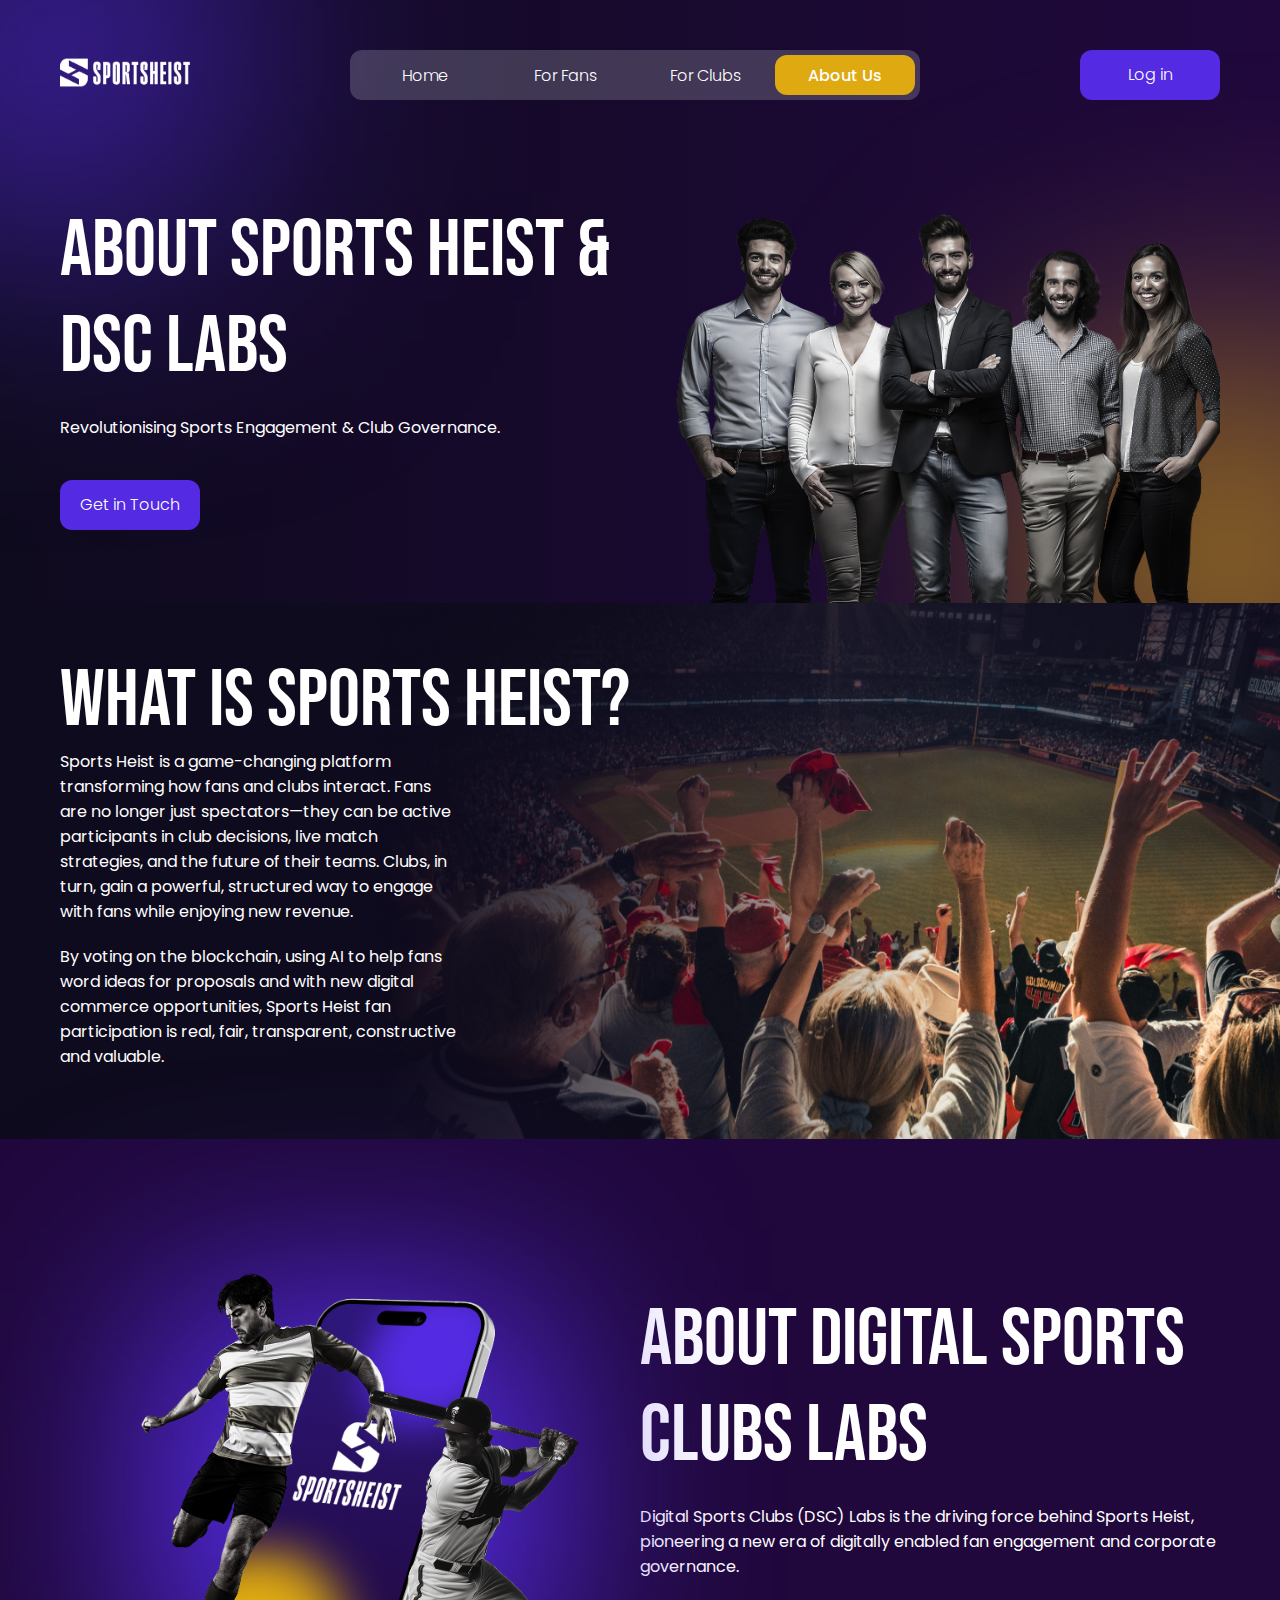
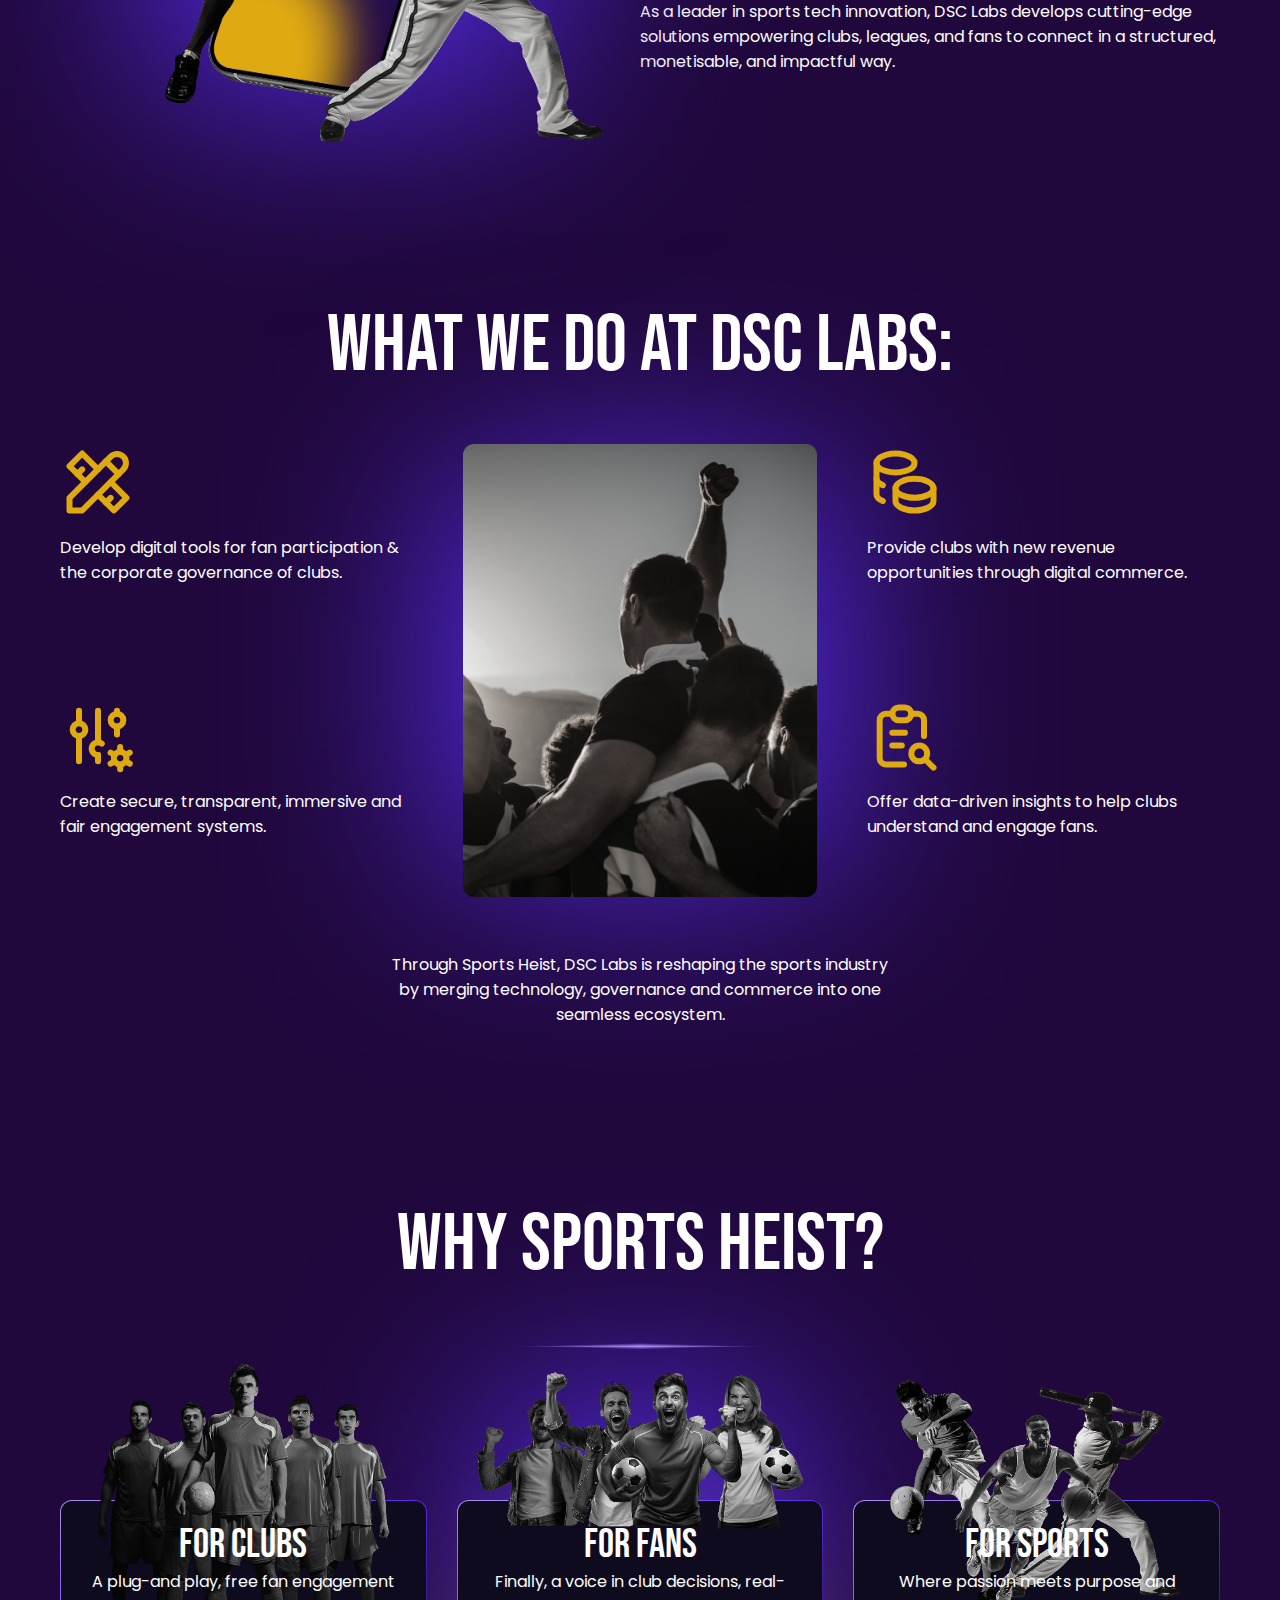
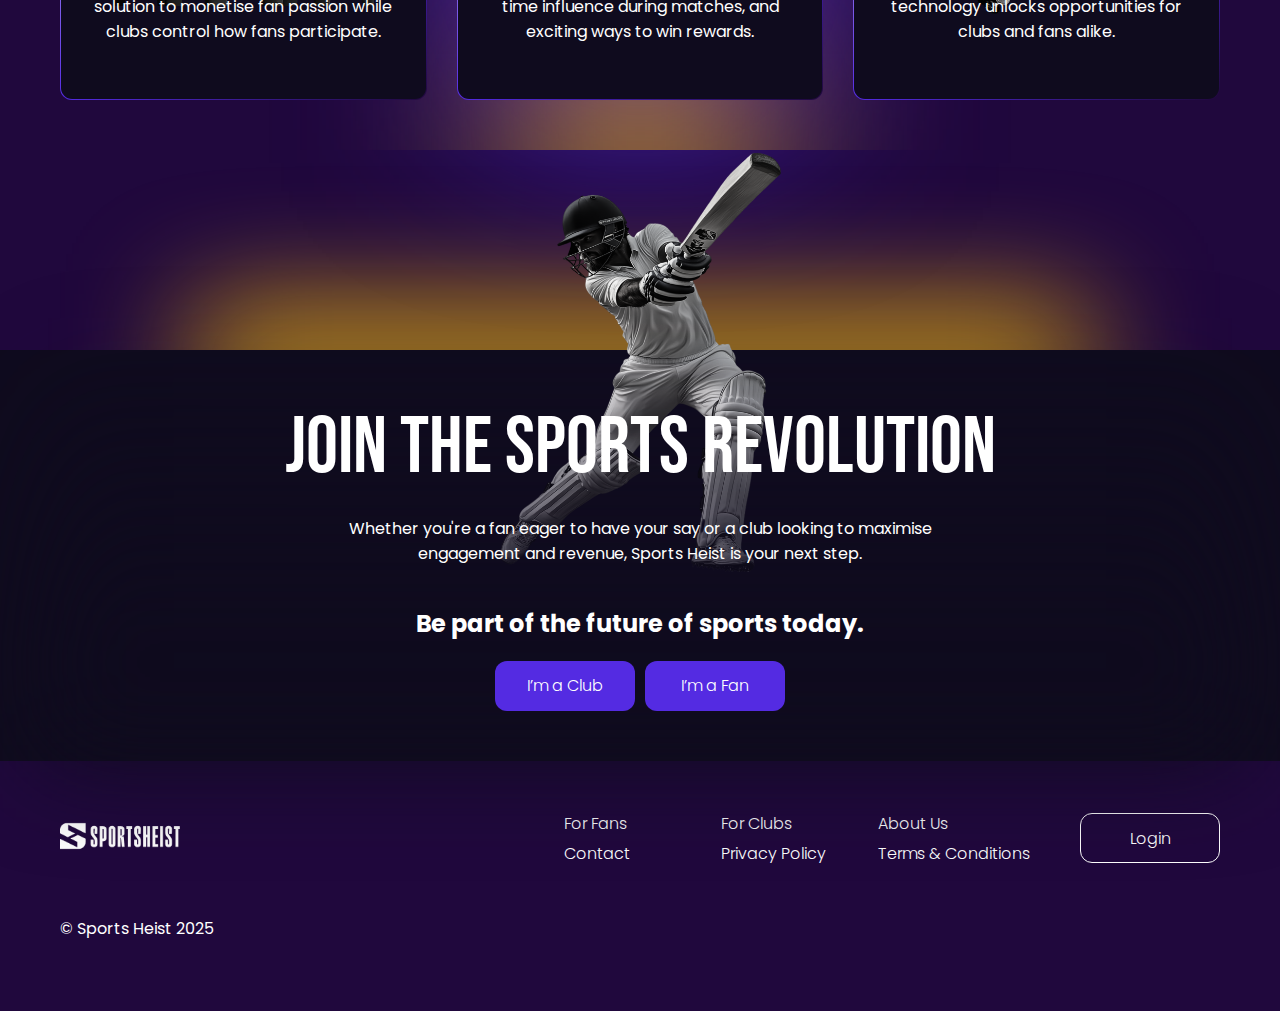
<file: about-us.html>
<!DOCTYPE html>
<html lang="en">

<head>
    <meta charset="UTF-8" />
    <meta name="viewport" content="width=device-width, initial-scale=1.0" />
    <title>Sportsheist</title>
    <link rel="stylesheet" href="Css/style.css" />
    <link rel="stylesheet" href="Css/about-us/about-us.css" />

    <!-- Mobile CSS -->
    <link rel="stylesheet" href="Css/about-us/mobile-480.css" media="screen and (max-width: 767px)" />

    <!-- Tablet CSS -->
    <link rel="stylesheet" href="Css/about-us/tablet-768.css"
        media="screen and (min-width: 768px) and (max-width: 1023px)" />

    <link rel="preconnect" href="https://fonts.googleapis.com" />
    <link rel="preconnect" href="https://fonts.gstatic.com" crossorigin />
    <link href="https://fonts.googleapis.com/css2?family=Bebas+Neue&display=swap" rel="stylesheet" />
    <link
        href="https://fonts.googleapis.com/css2?family=Poppins:ital,wght@0,100;0,200;0,300;0,400;0,500;0,600;0,700;0,800;0,900;1,100;1,200;1,300;1,400;1,500;1,600;1,700;1,800;1,900&display=swap"
        rel="stylesheet" />
</head>

<body>

    <!--! Header Section -->
    <div class="header">
        <div class="container">
            <!-- Navbar -->
            <nav class="navbar">
                <div class="logo">
                    <img src="Assets/Images/Logo.png" width="130px" alt="Sportsheist Logo" />
                </div>
                <ul class="nav-links">
                    <li><a href="index.html">Home</a></li>
                    <li><a href="for-fans.html">For Fans</a></li>
                    <li><a href="for-club.html">For Clubs</a></li>
                    <li><a class="active" href="about-us.html">About Us</a></li>
                    <li><a class="nav-links-login" href="#login">Login</a></li>
                </ul>
                <div class="nav-buttons">
                    <button class="login-btn btn-primary">Log in</button>
                </div>
                <div class="hambarger-menu">
                    <span></span>
                    <span></span>
                    <span></span>
                </div>
            </nav>

            <!-- Hero Section -->
            <div class="hero-section">

                <div class="blur-topleft"></div>
                <div class="blur-bottomright"></div>

                <div class="hero-text">
                    <h1 class="title">About Sports Heist & DSC Labs</h1>
                    <p style="font-family: Poppins;">
                        Revolutionising Sports Engagement & Club Governance.
                    </p>
                    <button class="get-started-btn btn-primary">Get in Touch</button>
                </div>
                <div class="hero-image">
                    <img src="Assets/Images/about-us/About-Sports-Heist-DSC-Labs.png" style="margin-bottom: -100px;" />
                </div>
            </div>
        </div>
    </div>

    <!--! What is Sports Heist? -->
    <section class="what-is-sports-heist">
        <div class="container">
            <div class="content">
                <h1 class="title">What is Sports Heist?</h1>
                <p style="font-family: Poppins;">
                    Sports Heist is a game-changing platform transforming how fans and clubs interact. Fans are no
                    longer
                    just spectators—they can be active participants in club decisions, live match strategies, and the
                    future
                    of their teams. Clubs, in turn, gain a powerful, structured way to engage with fans while enjoying
                    new
                    revenue.
                </p>
                <p style="font-family: Poppins;">

                    By voting on the blockchain, using AI to help fans word ideas for proposals and with new digital
                    commerce opportunities, Sports Heist fan participation is real, fair, transparent, constructive and
                    valuable.
                </p>
            </div>
        </div>
    </section>

    <!--! ABOUT DIGITAL SPORTS CLUBS LABS -->
    <section class="about-digital-sports-club-labs">
        <div class="container">
            <div class="left">
                <div class="blur-center"></div>
                <img src="Assets/Images/about-us/about-digital-sports-club-labs.png"
                    alt="about-digital-sports-club-labs">
            </div>
            <div class="right">
                <h1 class="title">ABOUT DIGITAL SPORTS CLUBS LABS</h1>
                <p style="font-family: Poppins;">
                    Digital Sports Clubs (DSC) Labs is the driving force behind Sports Heist, pioneering a new era of
                    digitally enabled fan engagement and corporate governance.
                </p>
                <p style="font-family: Poppins;">

                    As a leader in sports tech innovation, DSC Labs develops cutting-edge solutions empowering clubs,
                    leagues, and fans to connect in a structured, monetisable, and impactful way.
                </p>
            </div>
        </div>
    </section>


    <!--! What We Do at DSC Labs: -->
    <section class="what-we-do-at-dsc-labs">

        <div class="blur-center"></div>

        <div class="container">
            <h1 class="title">What We Do at DSC Labs:</h1>

            <div class="grid" style="margin-top: 50px;">
                <div class="image"> <img src="Assets/Images/about-us/what-we-do-at-dsc-labs.png" alt="Icon 1" />
                </div>
                <div class="card1">
                    <svg width="76" height="76" viewBox="0 0 76 76" fill="none" xmlns="http://www.w3.org/2000/svg">
                        <g clip-path="url(#clip0_203_1160)">
                            <path
                                d="M9.5 66.4999H22.1667L63.3333 25.3332C65.013 23.6535 65.9567 21.3754 65.9567 18.9999C65.9567 16.6244 65.013 14.3463 63.3333 12.6666C61.6536 10.9869 59.3755 10.0432 57 10.0432C54.6245 10.0432 52.3464 10.9869 50.6667 12.6666L9.5 53.8332V66.4999Z"
                                stroke="#DFAA11" stroke-width="6" stroke-linecap="round" stroke-linejoin="round" />
                            <path d="M45.916 17.4165L58.5827 30.0832" stroke="#DFAA11" stroke-width="6"
                                stroke-linecap="round" stroke-linejoin="round" />
                            <path d="M38 25.3333L22.1667 9.5L9.5 22.1667L25.3333 38" stroke="#DFAA11" stroke-width="6"
                                stroke-linecap="round" stroke-linejoin="round" />
                            <path d="M22.166 25.3335L17.416 30.0835" stroke="#DFAA11" stroke-width="6"
                                stroke-linecap="round" stroke-linejoin="round" />
                            <path d="M50.6667 38L66.5 53.8333L53.8333 66.5L38 50.6667" stroke="#DFAA11" stroke-width="6"
                                stroke-linecap="round" stroke-linejoin="round" />
                            <path d="M50.666 53.8335L45.916 58.5835" stroke="#DFAA11" stroke-width="6"
                                stroke-linecap="round" stroke-linejoin="round" />
                        </g>
                        <defs>
                            <clipPath id="clip0_203_1160">
                                <rect width="76" height="76" fill="white" />
                            </clipPath>
                        </defs>
                    </svg>


                    <p>Develop digital tools for fan participation & the corporate governance of clubs.</p>
                </div>
                <div class="card2">
                    <svg width="76" height="76" viewBox="0 0 76 76" fill="none" xmlns="http://www.w3.org/2000/svg">
                        <g clip-path="url(#clip0_203_1182)">
                            <path
                                d="M12.666 31.6668C12.666 33.3465 13.3333 34.9574 14.521 36.1452C15.7087 37.3329 17.3196 38.0002 18.9993 38.0002C20.6791 38.0002 22.29 37.3329 23.4777 36.1452C24.6654 34.9574 25.3327 33.3465 25.3327 31.6668C25.3327 29.9871 24.6654 28.3762 23.4777 27.1885C22.29 26.0008 20.6791 25.3335 18.9993 25.3335C17.3196 25.3335 15.7087 26.0008 14.521 27.1885C13.3333 28.3762 12.666 29.9871 12.666 31.6668Z"
                                stroke="#DFAA11" stroke-width="6" stroke-linecap="round" stroke-linejoin="round" />
                            <path d="M19 12.6667V25.3334" stroke="#DFAA11" stroke-width="6" stroke-linecap="round"
                                stroke-linejoin="round" />
                            <path d="M19 38V63.3333" stroke="#DFAA11" stroke-width="6" stroke-linecap="round"
                                stroke-linejoin="round" />
                            <path
                                d="M41.7971 45.5968C40.994 44.9955 40.0595 44.5936 39.0706 44.4242C38.0818 44.2548 37.0668 44.3227 36.1094 44.6224C35.1519 44.9221 34.2794 45.445 33.5636 46.148C32.8478 46.851 32.3093 47.7139 31.9923 48.6658C31.6754 49.6177 31.5891 50.6313 31.7406 51.623C31.8921 52.6148 32.2771 53.5563 32.8637 54.3702C33.4504 55.184 34.2221 55.8468 35.1151 56.304C36.0081 56.7612 36.997 56.9998 38.0002 56.9999"
                                stroke="#DFAA11" stroke-width="6" stroke-linecap="round" stroke-linejoin="round" />
                            <path d="M38 12.6667V44.3334" stroke="#DFAA11" stroke-width="6" stroke-linecap="round"
                                stroke-linejoin="round" />
                            <path d="M38 57V63.3333" stroke="#DFAA11" stroke-width="6" stroke-linecap="round"
                                stroke-linejoin="round" />
                            <path
                                d="M50.666 22.1668C50.666 23.8465 51.3333 25.4574 52.521 26.6452C53.7087 27.8329 55.3196 28.5002 56.9993 28.5002C58.6791 28.5002 60.29 27.8329 61.4777 26.6452C62.6654 25.4574 63.3327 23.8465 63.3327 22.1668C63.3327 20.4871 62.6654 18.8762 61.4777 17.6885C60.29 16.5008 58.6791 15.8335 56.9993 15.8335C55.3196 15.8335 53.7087 16.5008 52.521 17.6885C51.3333 18.8762 50.666 20.4871 50.666 22.1668Z"
                                stroke="#DFAA11" stroke-width="6" stroke-linecap="round" stroke-linejoin="round" />
                            <path d="M57 12.6667V15.8334" stroke="#DFAA11" stroke-width="6" stroke-linecap="round"
                                stroke-linejoin="round" />
                            <path d="M57 28.5V36.4167" stroke="#DFAA11" stroke-width="6" stroke-linecap="round"
                                stroke-linejoin="round" />
                            <path
                                d="M53.8359 60.1668C53.8359 61.8465 54.5032 63.4574 55.6909 64.6452C56.8787 65.8329 58.4896 66.5002 60.1693 66.5002C61.849 66.5002 63.4599 65.8329 64.6476 64.6452C65.8353 63.4574 66.5026 61.8465 66.5026 60.1668C66.5026 58.4871 65.8353 56.8762 64.6476 55.6885C63.4599 54.5008 61.849 53.8335 60.1693 53.8335C58.4896 53.8335 56.8787 54.5008 55.6909 55.6885C54.5032 56.8762 53.8359 58.4871 53.8359 60.1668Z"
                                stroke="#DFAA11" stroke-width="6" stroke-linecap="round" stroke-linejoin="round" />
                            <path d="M60.1699 49.0833V53.8333" stroke="#DFAA11" stroke-width="6" stroke-linecap="round"
                                stroke-linejoin="round" />
                            <path d="M60.1699 66.5V71.25" stroke="#DFAA11" stroke-width="6" stroke-linecap="round"
                                stroke-linejoin="round" />
                            <path d="M69.7678 54.625L65.6543 57" stroke="#DFAA11" stroke-width="6"
                                stroke-linecap="round" stroke-linejoin="round" />
                            <path d="M54.6889 63.3335L50.5723 65.7085" stroke="#DFAA11" stroke-width="6"
                                stroke-linecap="round" stroke-linejoin="round" />
                            <path d="M50.5723 54.625L54.6889 57" stroke="#DFAA11" stroke-width="6"
                                stroke-linecap="round" stroke-linejoin="round" />
                            <path d="M65.6543 63.3333L69.771 65.7083" stroke="#DFAA11" stroke-width="6"
                                stroke-linecap="round" stroke-linejoin="round" />
                        </g>
                        <defs>
                            <clipPath id="clip0_203_1182">
                                <rect width="76" height="76" fill="white" />
                            </clipPath>
                        </defs>
                    </svg>


                    <p>Create secure, transparent, immersive and fair engagement systems.</p>
                </div>
                <div class="card3">
                    <svg width="76" height="76" viewBox="0 0 76 76" fill="none" xmlns="http://www.w3.org/2000/svg">
                        <g clip-path="url(#clip0_203_1174)">
                            <path
                                d="M28.5 44.3333C28.5 49.5804 37.0057 53.8333 47.5 53.8333C57.9943 53.8333 66.5 49.5804 66.5 44.3333C66.5 39.0861 57.9943 34.8333 47.5 34.8333C37.0057 34.8333 28.5 39.0861 28.5 44.3333Z"
                                stroke="#DFAA11" stroke-width="6" stroke-linecap="round" stroke-linejoin="round" />
                            <path
                                d="M28.5 44.3333V56.9999C28.5 62.2439 37.0057 66.4999 47.5 66.4999C57.9943 66.4999 66.5 62.2439 66.5 56.9999V44.3333"
                                stroke="#DFAA11" stroke-width="6" stroke-linecap="round" stroke-linejoin="round" />
                            <path
                                d="M9.5 19C9.5 22.3947 13.1227 25.5297 19 27.227C24.8773 28.9243 32.1227 28.9243 38 27.227C43.8773 25.5297 47.5 22.3947 47.5 19C47.5 15.6053 43.8773 12.4703 38 10.773C32.1227 9.07567 24.8773 9.07567 19 10.773C13.1227 12.4703 9.5 15.6053 9.5 19Z"
                                stroke="#DFAA11" stroke-width="6" stroke-linecap="round" stroke-linejoin="round" />
                            <path d="M9.5 19V50.6667C9.5 53.4787 11.9447 55.2583 15.8333 57" stroke="#DFAA11"
                                stroke-width="6" stroke-linecap="round" stroke-linejoin="round" />
                            <path d="M9.5 34.8333C9.5 37.6453 11.9447 39.4249 15.8333 41.1666" stroke="#DFAA11"
                                stroke-width="6" stroke-linecap="round" stroke-linejoin="round" />
                        </g>
                        <defs>
                            <clipPath id="clip0_203_1174">
                                <rect width="76" height="76" fill="white" />
                            </clipPath>
                        </defs>
                    </svg>


                    <p>Provide clubs with new revenue opportunities through digital commerce.</p>
                </div>
                <div class="card4">
      <svg width="76" height="76" viewBox="0 0 76 76" fill="none" xmlns="http://www.w3.org/2000/svg">
<g clip-path="url(#clip0_203_1201)">
<path d="M25.3327 15.8335H18.9993C17.3196 15.8335 15.7087 16.5008 14.521 17.6885C13.3333 18.8762 12.666 20.4871 12.666 22.1668V60.1668C12.666 61.8465 13.3333 63.4574 14.521 64.6452C15.7087 65.8329 17.3196 66.5002 18.9993 66.5002H37.0398" stroke="#DFAA11" stroke-width="6" stroke-linecap="round" stroke-linejoin="round"/>
<path d="M57.0007 38.0002V22.1668C57.0007 20.4871 56.3334 18.8762 55.1457 17.6885C53.9579 16.5008 52.347 15.8335 50.6673 15.8335H44.334" stroke="#DFAA11" stroke-width="6" stroke-linecap="round" stroke-linejoin="round"/>
<path d="M25.334 15.8333C25.334 14.1536 26.0012 12.5427 27.189 11.355C28.3767 10.1673 29.9876 9.5 31.6673 9.5H38.0007C39.6804 9.5 41.2913 10.1673 42.479 11.355C43.6667 12.5427 44.334 14.1536 44.334 15.8333C44.334 17.513 43.6667 19.1239 42.479 20.3117C41.2913 21.4994 39.6804 22.1667 38.0007 22.1667H31.6673C29.9876 22.1667 28.3767 21.4994 27.189 20.3117C26.0012 19.1239 25.334 17.513 25.334 15.8333Z" stroke="#DFAA11" stroke-width="6" stroke-linecap="round" stroke-linejoin="round"/>
<path d="M25.334 34.8335H38.0007" stroke="#DFAA11" stroke-width="6" stroke-linecap="round" stroke-linejoin="round"/>
<path d="M25.334 47.5H34.834" stroke="#DFAA11" stroke-width="6" stroke-linecap="round" stroke-linejoin="round"/>
<path d="M44.334 55.4167C44.334 57.5163 45.1681 59.5299 46.6527 61.0146C48.1374 62.4993 50.151 63.3333 52.2507 63.3333C54.3503 63.3333 56.3639 62.4993 57.8486 61.0146C59.3332 59.5299 60.1673 57.5163 60.1673 55.4167C60.1673 53.317 59.3332 51.3034 57.8486 49.8187C56.3639 48.3341 54.3503 47.5 52.2507 47.5C50.151 47.5 48.1374 48.3341 46.6527 49.8187C45.1681 51.3034 44.334 53.317 44.334 55.4167Z" stroke="#DFAA11" stroke-width="6" stroke-linecap="round" stroke-linejoin="round"/>
<path d="M58.584 61.75L66.5007 69.6667" stroke="#DFAA11" stroke-width="6" stroke-linecap="round" stroke-linejoin="round"/>
</g>
<defs>
<clipPath id="clip0_203_1201">
<rect width="76" height="76" fill="white"/>
</clipPath>
</defs>
</svg>



                    <p>Offer data-driven insights to help clubs understand and engage fans.</p>
                </div>
            </div>

            <p
                style="font-family: 'Poppins'; text-align: center; max-width: 500px; margin: 0px auto; margin-top: 50px;">
                Through Sports Heist, DSC Labs is reshaping the sports industry by merging technology, governance and
                commerce into one seamless ecosystem.</p>

        </div>
        </div>
    </section>

    <!--! Why Sports Heist? -->
    <section class="why-sportsheist">

        
        
        <div class="blur-bottomcenter-main"></div>
        
        <div class="container con1" style="display: flex; flex-direction: column; align-items: center; text-align: center;">
            
            <h1 class="title">Why Sports Heist?</h1>
        </div>
        <div class="diamond-b" style="margin-top: 0px;"></div>

        <div class="cards">
            <div class="blur-wrapper">
                <div class="blur-bottomcenter"></div>

            </div>
            <div class="container">
                <div class="card1">
                    <img class="img1" src="Assets/Images/about-us/For Club.png" alt="">

                    <div class="blur-wrapper-bottom">
                        <div class="blur-bottomcenter1"></div>
                    </div>


                    <h1 class="title" style="color: #AA95F0;">
                        FOR CLUBS
                    </h1>
                    <p style="margin-bottom: 20px; font-family: Poppins;">A plug-and play, free fan engagement solution to monetise fan passion while clubs control how fans participate.</p>

                </div>
                <!-- <div class="vr"></div> -->
                <div class="card2">
                    <div class="blur-wrapper-bottom">

                        <div class="blur-bottomcenter2"></div>
                    </div>
                    <img class="img2" src="Assets/Images/about-us/For Fans.png" alt="">


                    <h1 class="title" style="color: #AA95F0;">
                        FOR FANS
                    </h1>
                    <p style="margin-bottom: 20px; font-family: Poppins;">Finally, a voice in club decisions, real-time influence during matches, and exciting ways to win rewards.</p>

                </div>
                <!-- <div class="vr"></div> -->
                <div class="card2">
                    <div class="blur-wrapper-bottom">

                        <div class="blur-bottomcenter2"></div>
                    </div>
                    <img class="img2" src="Assets/Images/about-us/For Sports.png" alt="">


                    <h1 class="title" style="color: #AA95F0;">
                        FOR Sports
                    </h1>
                    <p style="margin-bottom: 20px; font-family: Poppins;">Where passion meets purpose and technology unlocks opportunities for clubs and fans alike.</p>

                </div>
            </div>
        </div>
    </section>

    <!--! Join the Sports Revolution -->
        <section class="join-the-sport-revo">
        <div class="blur-topcenter"></div>

        <div class="container">
            <img class="ready-to-take-your-club-img" src="Assets/Images/about-us/join the revo.png" alt="">

            <h1 class="title">Join the Sports Revolution</h1>

            <p class="sub-title" style="font-family: Poppins; max-width: 600px;">
                Whether you're a fan eager to have your say or a club looking to maximise engagement and revenue, Sports Heist is your next step.
            </p>

            <h2 style="font-family: Poppins;">Be part of the future of sports today.</h2>

            <div class="btn-group">

                <button class="btn-primary">I’m a Club</button>
                <button class="btn-primary">I’m a Fan</button>
            </div>

        </div>
    </section>



    <!-- ! Footer Section -->
    <footer class="footer">
        <div class="container">
            <div class="footer-left">
                <img src="Assets/Images/Logo.png" alt="Sportsheist Logo" width="120px" />
                <!-- <p style="font-family: Poppins; max-width: 300px; margin-top: 20px;">
                    © 2024 Sports Heist. All rights reserved.
                </p> -->
                <button class="btn-outline-white footer-login-1">Login</button>
            </div>
            <div class="footer-right">
                <ul class="footer-links">
                    <li><a href="#for-fans">For Fans</a></li>
                    <li><a href="#for-clubs">For Clubs</a></li>
                    <li><a href="#about-us">About Us</a></li>
                    <li><a href="#contact-us">Contact</a></li>
                    <li><a href="#privacy-policy">Privacy Policy</a></li>
                    <li><a href="#terms-and-conditions">Terms & Conditions</a></li>
                </ul>
                <button class="btn-outline-white footer-login-2">Login</button>

            </div>
        </div>
        <div class="container credits">
            <p style="font-family: Poppins">
                © Sports Heist 2025
            </p>
        </div>
    </footer>
    <script src="Js/navbar.js"></script>


    <!-- ! -->
</body>

</html>
</file>
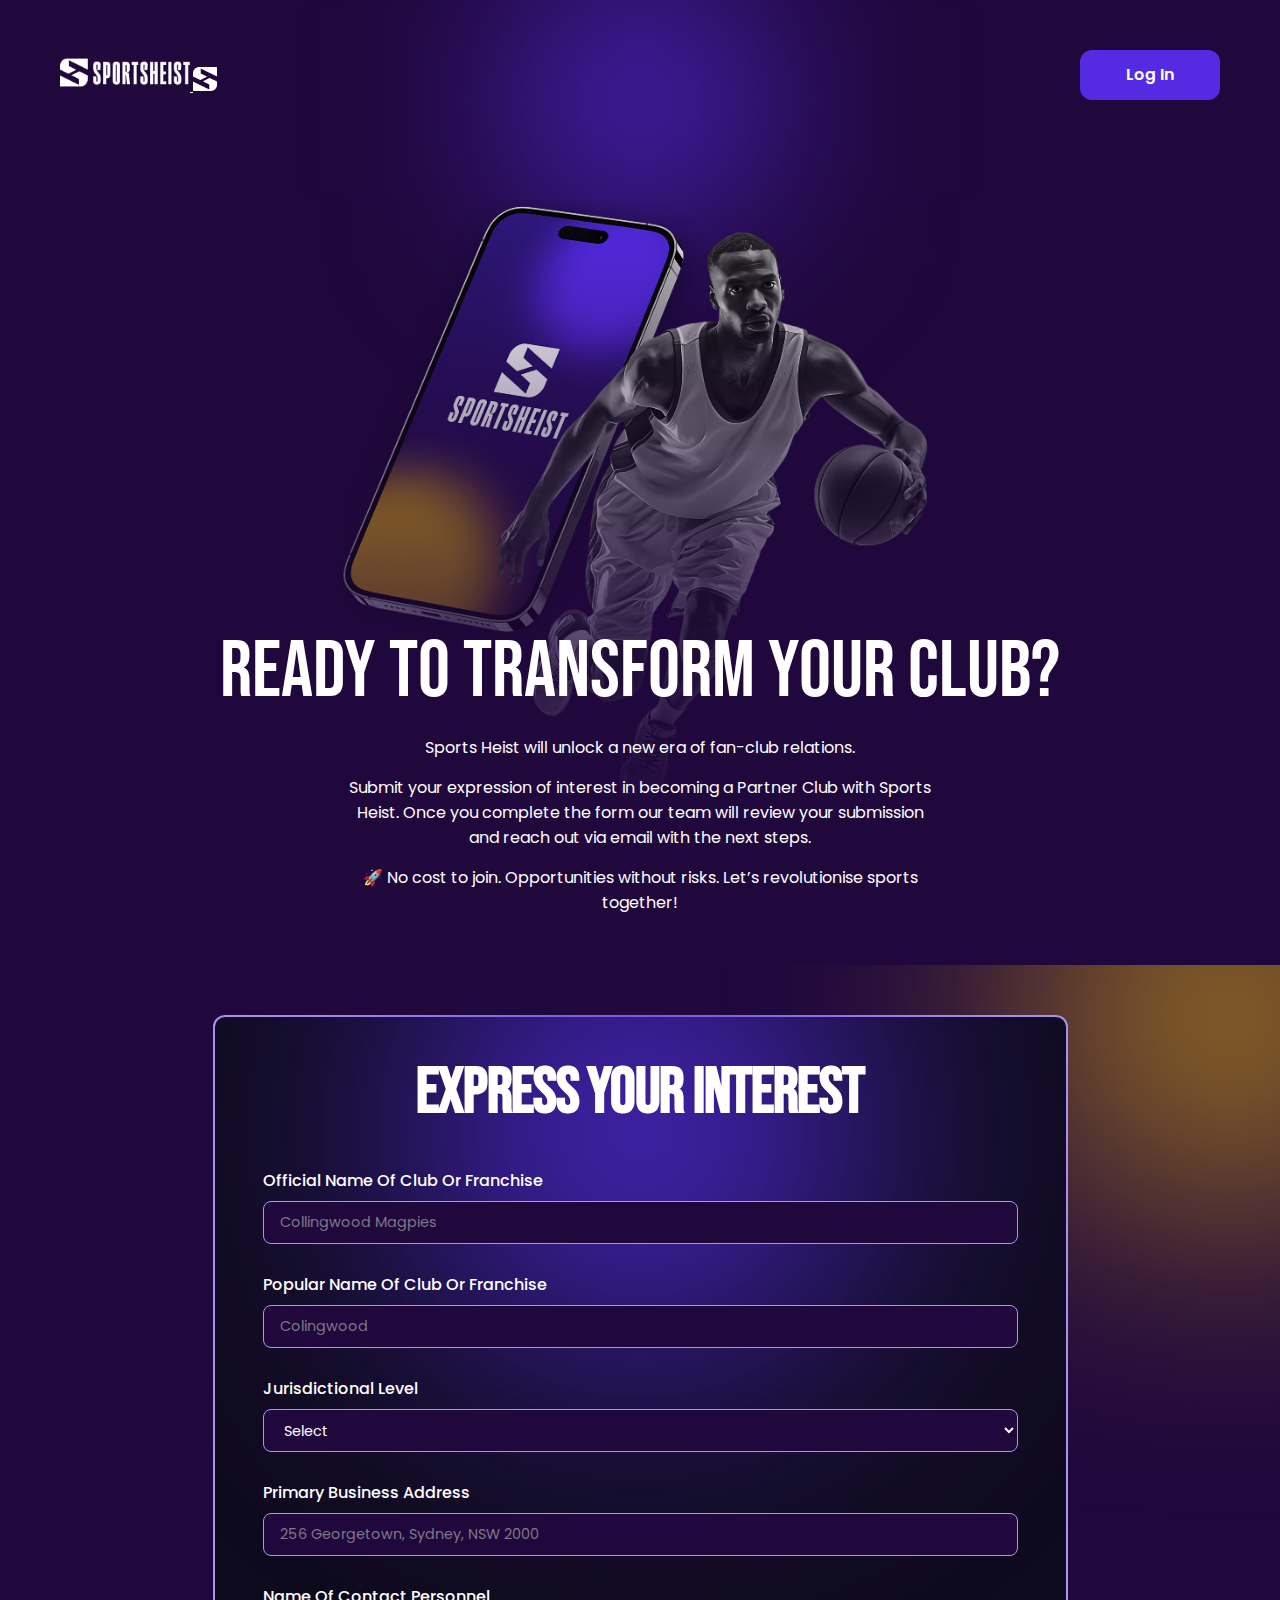
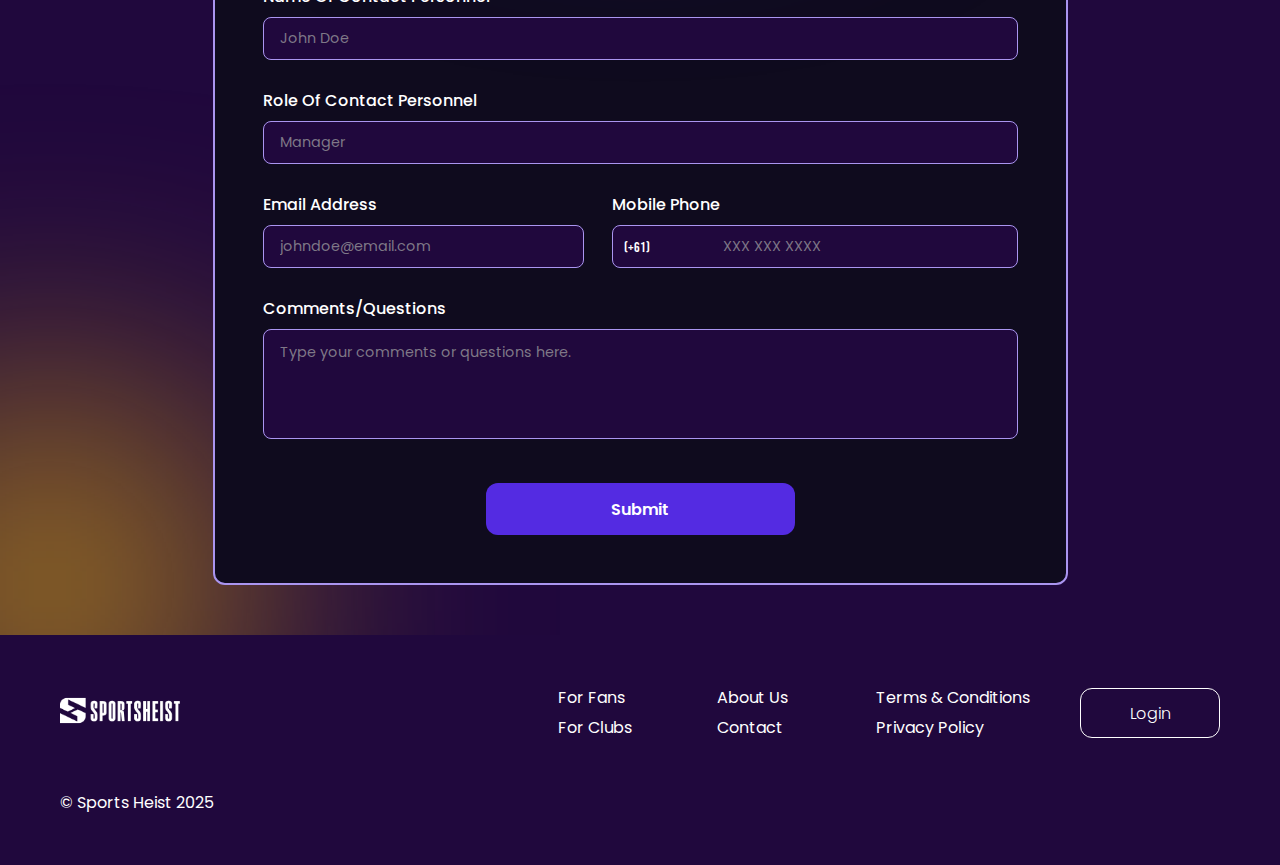
<file: express-your-interest.html>
<!DOCTYPE html>
<html lang="en">

<head>
    <meta charset="UTF-8" />
    <meta name="viewport" content="width=device-width, initial-scale=1.0" />
    <title>Sportsheist</title>
    <link rel="stylesheet" href="Css/style.css" />
    <link rel="stylesheet" href="Css/express-your-interest/express-your-interest.css" />

    <!-- Mobile CSS -->
    <link rel="stylesheet" href="Css/express-your-interest/mobile-480.css" media="screen and (max-width: 767px)" />

    <!-- Tablet CSS -->
    <link rel="stylesheet" href="Css/express-your-interest/tablet-768.css"
        media="screen and (min-width: 768px) and (max-width: 1023px)" />

    <link rel="preconnect" href="https://fonts.googleapis.com" />
    <link rel="preconnect" href="https://fonts.gstatic.com" crossorigin />
    <link href="https://fonts.googleapis.com/css2?family=Bebas+Neue&display=swap" rel="stylesheet" />
    <link
        href="https://fonts.googleapis.com/css2?family=Poppins:ital,wght@0,100;0,200;0,300;0,400;0,500;0,600;0,700;0,800;0,900;1,100;1,200;1,300;1,400;1,500;1,600;1,700;1,800;1,900&display=swap"
        rel="stylesheet" />
            <link rel="shortcut icon" href="Assets/Images/fav.ico" type="image/x-icon">
</head>

<body>

    <div class="blur-topcenter"></div>

    <!--! Header Section -->
    <div class="header">
        <div class="container">
            <!-- Navbar -->
            <nav class="navbar">
                <div class="logo">
                    <a href="index.html">
                        <img src="Assets/Images/Logo.png" class="logo-desktop" width="130px" alt="Sportsheist Logo" />
                        <img class="logo-mobile" src="Assets/Images/logo icon mb.png" alt="">
                    </a>
                </div>
                <ul class="nav-links">
                    <li><a class="active" href="index.html">Home</a></li>
                    <li><a href="for-fans.html">For Fans</a></li>
                    <li><a href="#for-clubs">For Clubs</a></li>
                    <li><a href="about-us.html">About Us</a></li>
                    <li><a class="nav-links-login" href="#login">Login</a></li>
                </ul>
                <div class="nav-buttons">
                    <button style="font-weight: 600 !important;" class="login-btn btn-primary">Log In</button>
                </div>
                <div class="hambarger-menu">
                    <span></span>
                    <span></span>
                    <span></span>
                </div>
            </nav>

        </div>
    </div>

    <!-- !Ready to Transform -->
    <section class="read-to-transform">
        <div class="container">
            <div class="img-wrapper">

                <img class="ready-to-take-your-club-img"
                    src="Assets/Images/express-your-interest/express-your-interest.png" alt="">
            </div>
            <h1 class="title">Ready to Transform your club?</h1>
            <p class="sub-title" style="font-family: Poppins; max-width: 600px;">
                Sports Heist will unlock a new era of fan-club relations.
            </p>
            <p class="sub-title" style="font-family: Poppins; max-width: 600px;">
                Submit your expression of interest in becoming a Partner Club with Sports Heist. Once you complete the
                form
                our team will review your submission and reach out via email with the next steps.
            </p>
            <p class="sub-title" style="font-family: Poppins; max-width: 600px;">
                🚀 No cost to join. Opportunities without risks. Let’s revolutionise sports together!
            </p>
        </div>
    </section>

    <!-- !Form -->
    <section class="formm">

        <div class="container">
            <div class="blur-topleft"></div>
            <div class="blur-bottomright"></div>

            <div class="form-container">
                <div class="form-box">
                    <div class="form-bg"></div>
                    <h2 class="form-title">EXPRESS YOUR INTEREST</h2>

                    <form class="form" onsubmit="handleSubmit(event)">
                        <!-- Official Name -->
                        <div class="form-group">
                            <label>Official Name of Club or Franchise</label>
                            <input type="text" placeholder="Collingwood Magpies" class="input" />
                        </div>

                        <!-- Popular Name -->
                        <div class="form-group">
                            <label>Popular Name of Club or Franchise</label>
                            <input type="text" placeholder="Colingwood" class="input" />
                        </div>

                        <!-- Jurisdiction -->
                        <div class="form-group">
                            <label>Jurisdictional level</label>
                            <select class="select" id="jurisdictionSelect">
                                <option value="">Select</option>
                                <option value="international">International</option>
                                <option value="national">National</option>
                                <option value="state">State</option>
                                <option value="provincial">Provincial</option>
                                <option value="city">City</option>
                                <option value="college">College</option>
                            </select>
                        </div>

                        <div class="form-group" style="display: none;" id="locationInputGroup">
                            <input type="text" placeholder="COUNTRY, STATE/PROVINCE/COUNTY, CITY/COLLEGE"
                                class="input" />
                        </div>

                        <!-- Address -->
                        <div class="form-group">
                            <label>Primary business address</label>
                            <input type="text" placeholder="256 Georgetown, Sydney, NSW 2000" class="input" />
                        </div>

                        <!-- Contact Name -->
                        <div class="form-group">
                            <label>Name of Contact Personnel</label>
                            <input type="text" placeholder="John Doe" class="input" />
                        </div>

                        <!-- Contact Role -->
                        <div class="form-group">
                            <label>Role of Contact Personnel</label>
                            <input type="text" placeholder="Manager" class="input" />
                        </div>

                        <!-- Email + Phone -->
                        <div class="form-grid">
                            <div class="form-group">
                                <label>Email address</label>
                                <input type="email" placeholder="johndoe@email.com" class="input" />
                            </div>

                            <div class="form-group">
                                <label>Mobile phone</label>
                                <div class="phone-wrapper">
                                    <div class="phone-prefix">
                                        <span>(+61)</span>
                                    </div>
                                    <input type="tel" placeholder="XXX XXX XXXX" class="input phone-input" />
                                </div>
                            </div>
                        </div>

                        <!-- Comments -->
                        <div class="form-group">
                            <label>Comments/Questions</label>
                            <textarea placeholder="Type your comments or questions here." rows="4"
                                class="textarea"></textarea>
                        </div>

                        <!-- Submit -->
                        <div class="form-submit">
                            <button type="submit" class="btn">Submit</button>
                        </div>
                    </form>
                </div>
            </div>

        </div>
    </section>

    <!-- ! Footer Section -->
    <footer class="footer">
        <div class="container">
            <div class="footer-left">
                <img src="Assets/Images/Logo.png" alt="Sportsheist Logo" width="120px" />
                <!-- <p style="font-family: Poppins; max-width: 300px; margin-top: 20px;">
                    © 2024 Sports Heist. All rights reserved.
                </p> -->
                <button class="btn-outline-white footer-login-1">Login</button>
            </div>
            <div class="footer-right">
                <ul class="footer-links">
                    <li><a href="#for-fans">For Fans</a></li>
                    <li><a href="#about-us">About Us</a></li>
                    <li><a href="#terms-and-conditions">Terms & Conditions</a></li>
                    <li><a href="#for-clubs">For Clubs</a></li>
                    <li><a href="#contact-us">Contact</a></li>
                    <li><a href="#privacy-policy">Privacy Policy</a></li>
                </ul>
                <button class="btn-outline-white footer-login-2">Login</button>

            </div>
        </div>
        <div class="container credits">
            <p style="font-family: Poppins">
                © Sports Heist 2025
            </p>
        </div>
    </footer>
    <script src="Js/navbar.js"></script>

    <script>
        const jurisdictionSelect = document.getElementById("jurisdictionSelect");
        const locationInputGroup = document.getElementById("locationInputGroup");

        jurisdictionSelect.addEventListener("change", function () {
            if (this.value === "national") {
                locationInputGroup.style.display = "flex";
            } else {
                locationInputGroup.style.display = "none";
            }
        });
    </script>


    <!-- ! -->
</body>

</html>
</file>
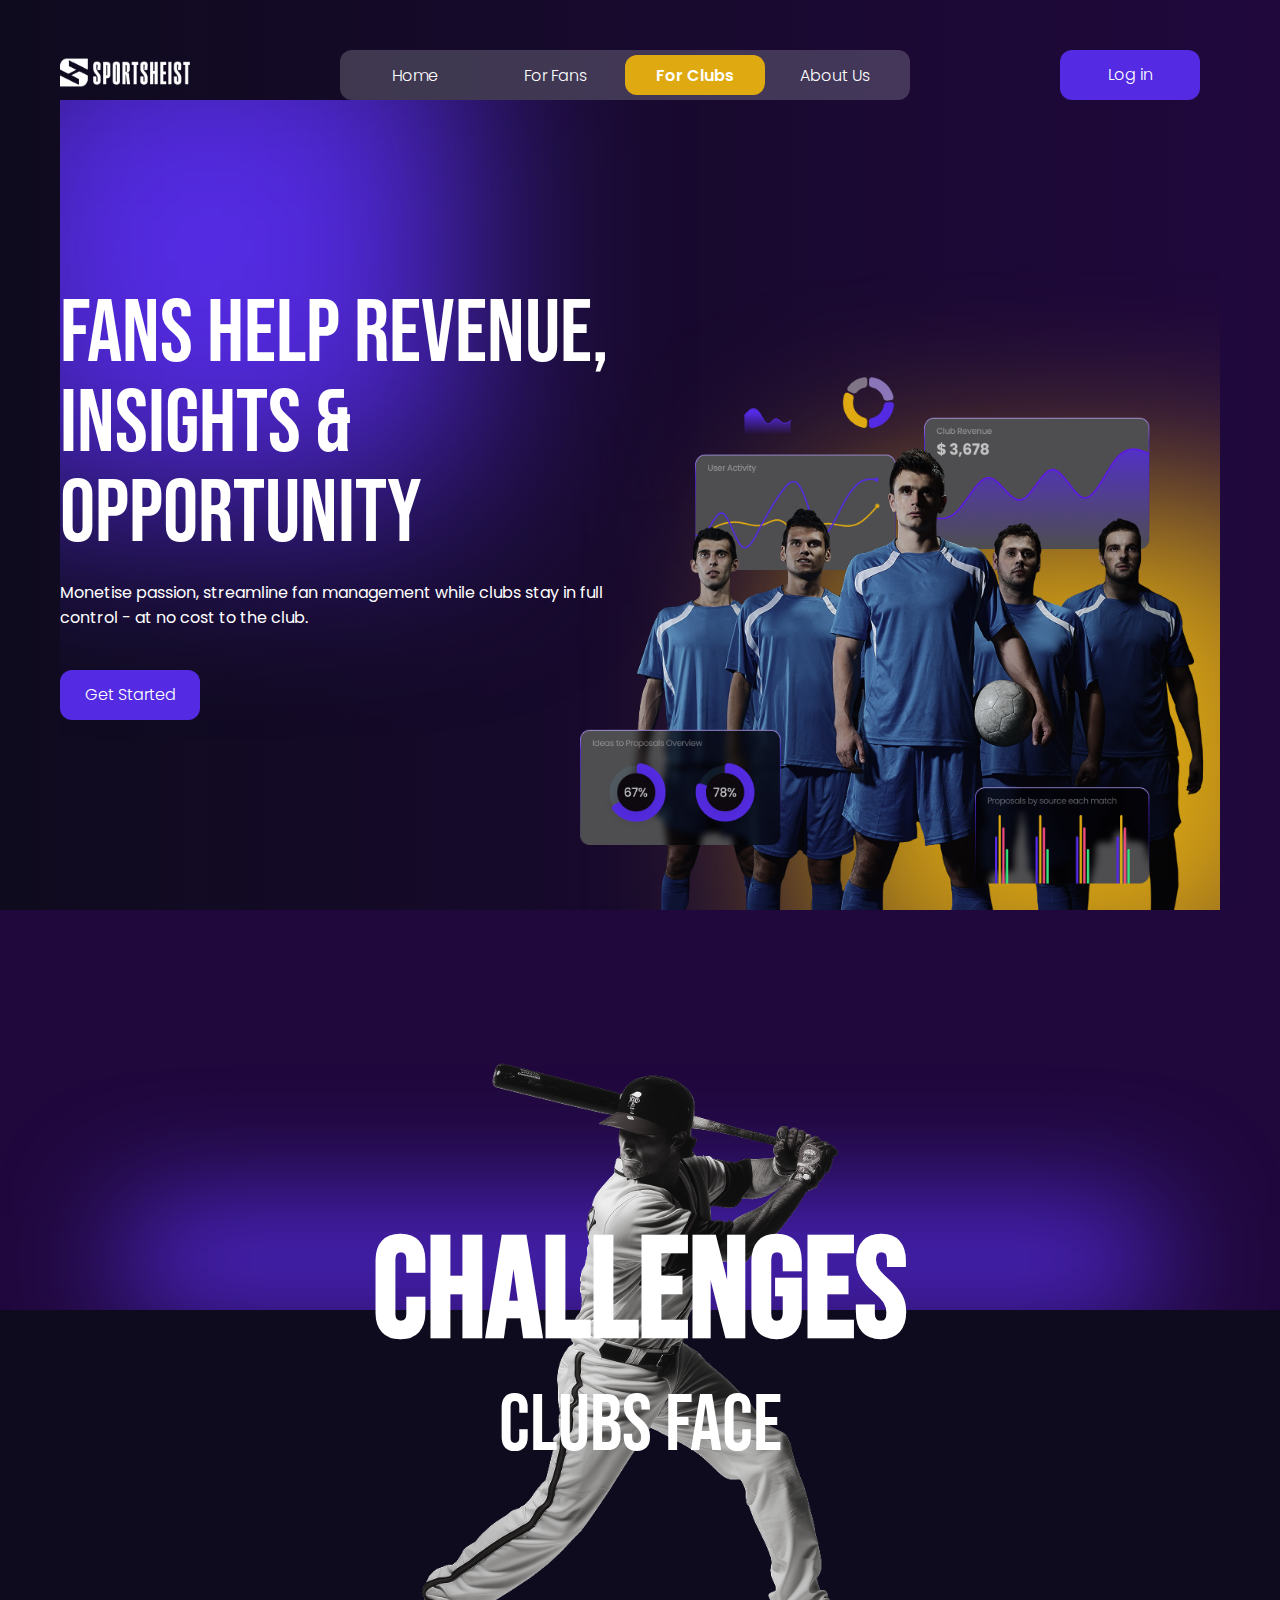
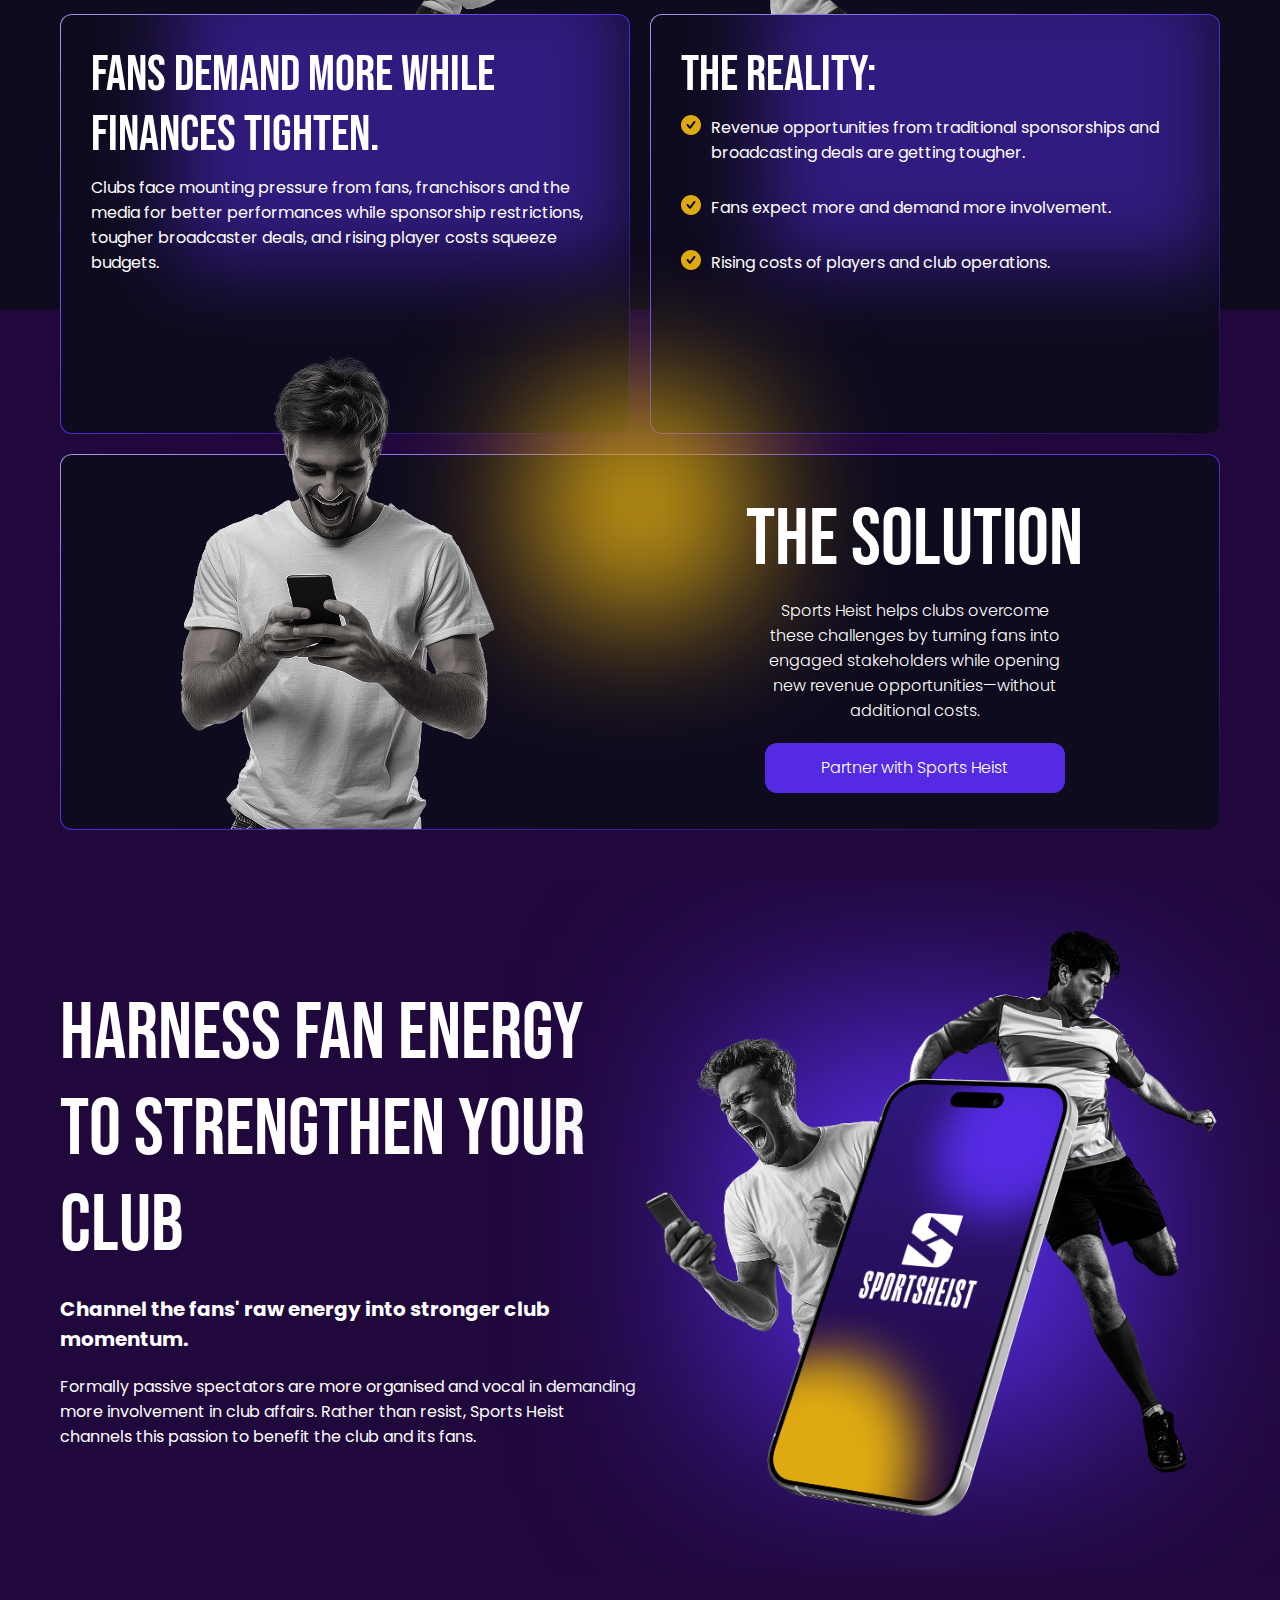
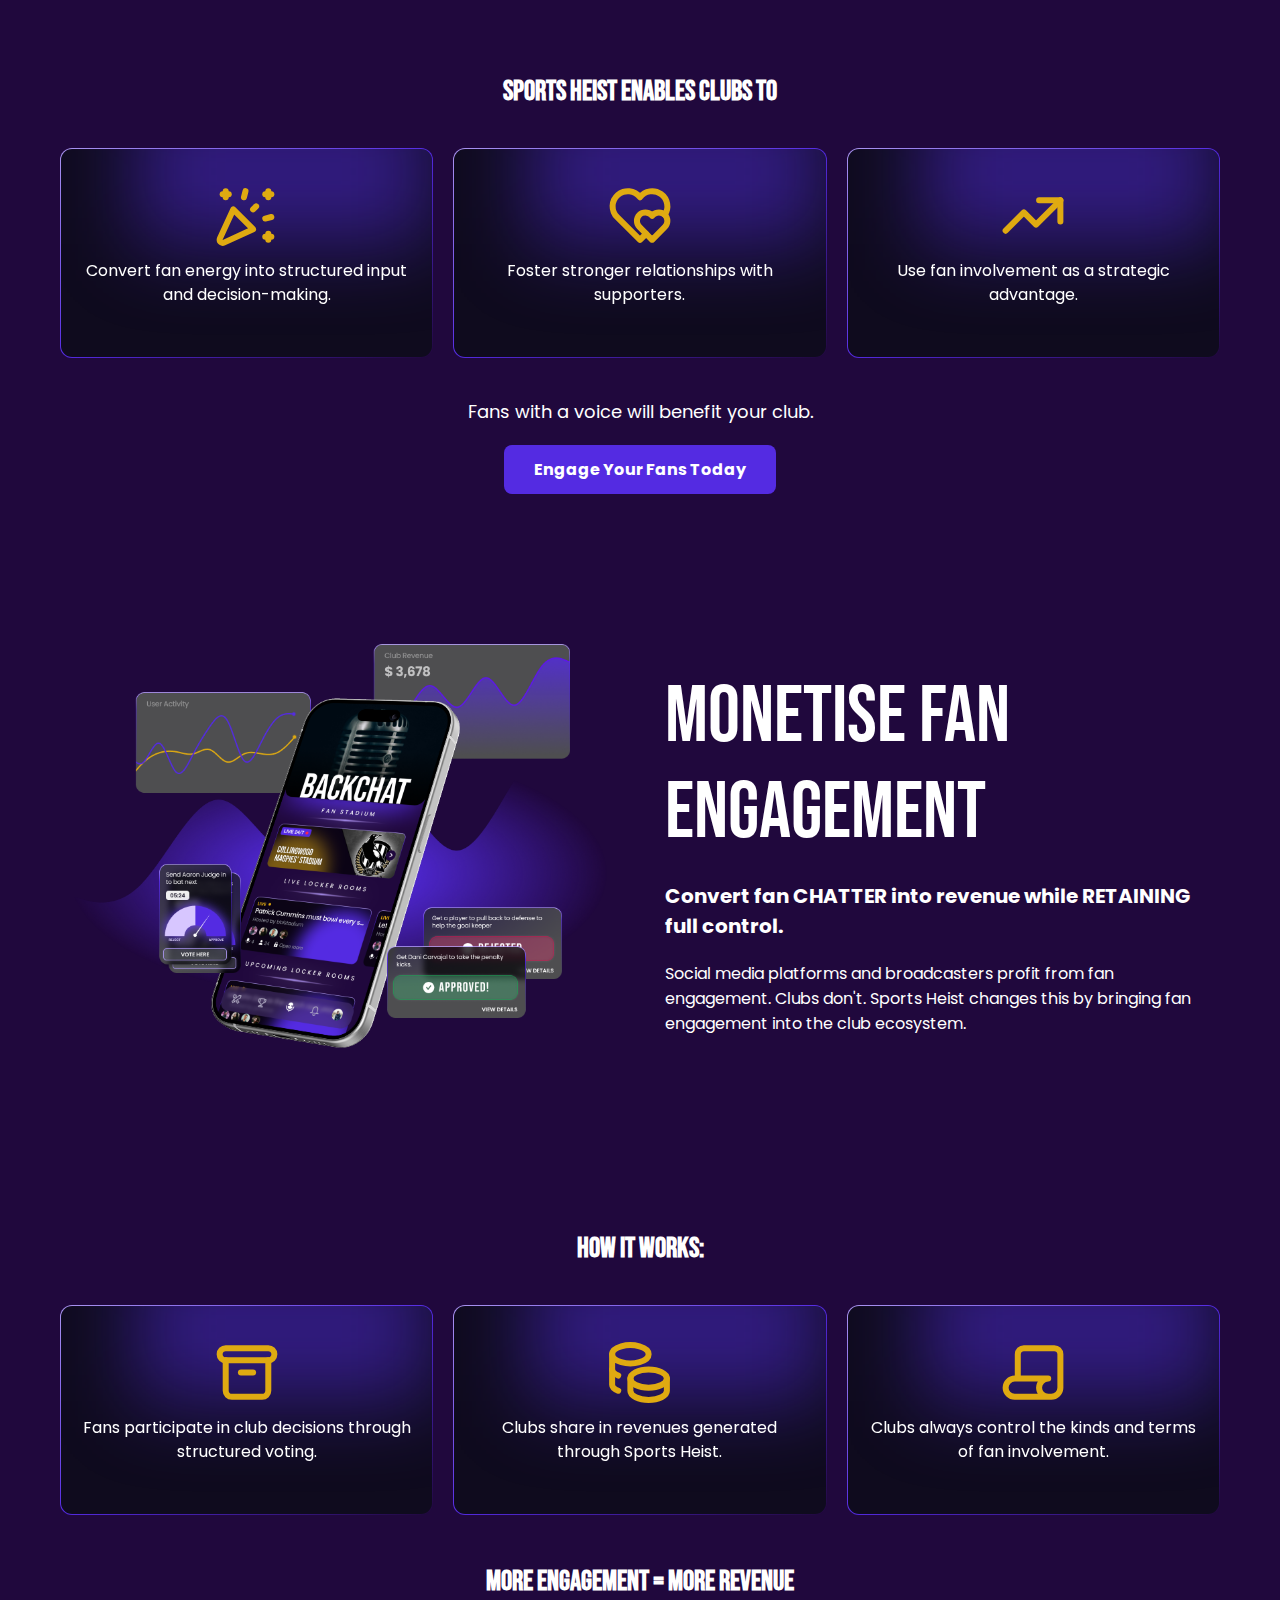
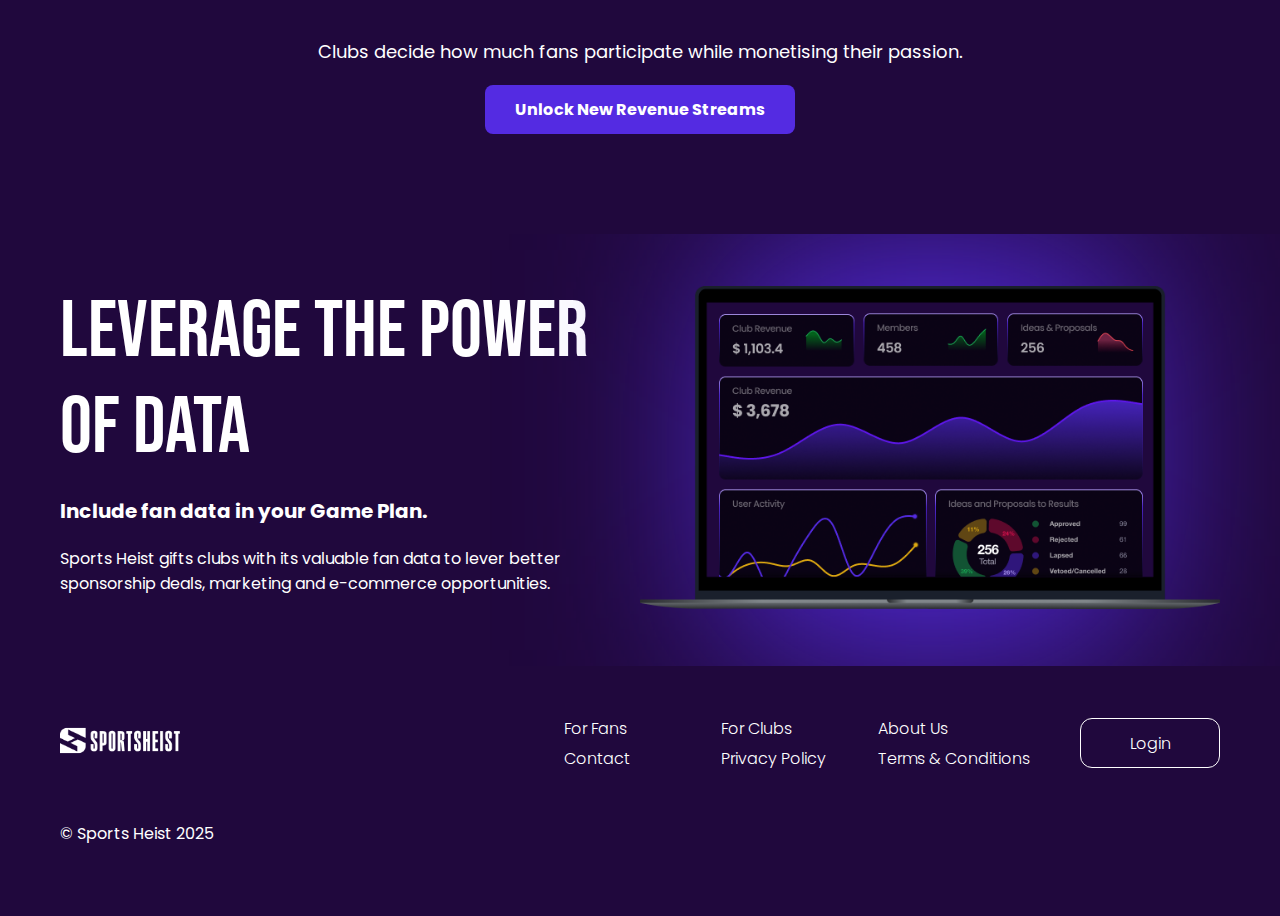
<file: for-club.html>
<!DOCTYPE html>
<html lang="en">

<head>
    <meta charset="UTF-8" />
    <meta name="viewport" content="width=device-width, initial-scale=1.0" />
    <title>Sportsheist</title>
    <link rel="stylesheet" href="Css/style.css" />
    <link rel="stylesheet" href="Css/for-club/for-club.css" />

    <!-- Mobile CSS -->
    <link rel="stylesheet" href="Css/for-club/mobile-480.css" media="screen and (max-width: 767px)" />

    <!-- Tablet CSS -->
    <link rel="stylesheet" href="Css/for-club/tablet-768.css"
        media="screen and (min-width: 768px) and (max-width: 1023px)" />

    <link rel="preconnect" href="https://fonts.googleapis.com" />
    <link rel="preconnect" href="https://fonts.gstatic.com" crossorigin />
    <link href="https://fonts.googleapis.com/css2?family=Bebas+Neue&display=swap" rel="stylesheet" />
    <link
        href="https://fonts.googleapis.com/css2?family=Poppins:ital,wght@0,100;0,200;0,300;0,400;0,500;0,600;0,700;0,800;0,900;1,100;1,200;1,300;1,400;1,500;1,600;1,700;1,800;1,900&display=swap"
        rel="stylesheet" />
</head>

<body>

    <!--! Header Section -->
    <div class="header">
        <div class="container">
            <!-- Navbar -->
            <nav class="navbar">
                <div class="logo">
                    <img src="Assets/Images/Logo.png" width="130px" alt="Sportsheist Logo" />
                </div>
                <ul class="nav-links">
                    <li><a href="index.html">Home</a></li>
                    <li><a href="for-fans.html">For Fans</a></li>
                    <li><a class="active" href="for-club.html">For Clubs</a></li>
                    <li><a href="about-us.html">About Us</a></li>
                    <li><a class="nav-links-login" href="#login">Login</a></li>
                </ul>
                <div class="nav-buttons">
                    <button class="login-btn btn-primary">Log in</button>
                </div>
                <div class="hambarger-menu">
                    <span></span>
                    <span></span>
                    <span></span>
                </div>
            </nav>

            <!-- Hero Section -->
            <div class="hero-section">

                <div class="blur-topleft"></div>
                <div class="blur-bottomright"></div>

                <div class="hero-text">
                    <h1 class="title">Fans help revenue, insights & opportunity</h1>

                    <p style="font-family: Poppins;">
                        Monetise passion, streamline fan management while clubs stay in full control - at no cost to the
                        club.
                    </p>

                    <button class="get-started-btn btn-primary">Get Started</button>
                </div>
                <div class="hero-image">
                    <img src="Assets/Images/for-clubs/Fans help revenue, insights & opportunity.png" />
                </div>
            </div>
        </div>
    </div>


    <!-- ! CHALLENGEs -->
    <section class="challenges">
        <div class="blurr"></div>

        <!-- title bar -->
        <div class="container title-bar">
            <div class="container-dark-bg"></div>
            <img src="Assets/Images/for-clubs/CHALLENGEs.png" alt="">
            <h1 style="font-size: 140px;"> CHALLENGEs</h1>
            <h1 class="title">Clubs Face</h1>
        </div>

        <!-- cards -->
        <div class="container card-container">
            <div class="card">
                <div class="blur"></div>
                <div class="ctitle">
                    Fans demand more while finances tighten.
                </div>
                <div class="cpara">
                    Clubs face mounting pressure from fans, franchisors and the media for better performances while
                    sponsorship restrictions, tougher broadcaster deals, and rising player costs squeeze budgets.
                </div>
            </div>
            <div class="card">
                <div class="blur"></div>

                <div class="ctitle">
                    The Reality:
                </div>
                <div class="list-wrapper">
                    <div class="list">
                        <svg width="20" height="20" viewBox="0 0 20 20" fill="none" xmlns="http://www.w3.org/2000/svg">
                            <path fill-rule="evenodd" clip-rule="evenodd"
                                d="M0 10C0 4.47715 4.47715 0 10 0C12.6522 0 15.1957 1.05357 17.0711 2.92893C18.9464 4.8043 20 7.34784 20 10C20 15.5228 15.5228 20 10 20C4.47715 20 0 15.5228 0 10ZM9.73 13.61L14.3 7.61V7.58C14.5179 7.29419 14.5668 6.91382 14.4283 6.58218C14.2897 6.25054 13.9848 6.01801 13.6283 5.97218C13.2718 5.92635 12.9179 6.07419 12.7 6.36L8.92 11.36L7.29 9.28C7.07028 8.99776 6.71668 8.85418 6.36239 8.90334C6.00811 8.9525 5.70696 9.18694 5.57239 9.51834C5.43783 9.84974 5.49028 10.2278 5.71 10.51L8.15 13.62C8.34082 13.8615 8.63222 14.0017 8.94 14C9.2495 13.9993 9.54121 13.8552 9.73 13.61Z"
                                fill="#DFAA11" />
                        </svg>

                        <p>Revenue opportunities from traditional sponsorships and broadcasting deals are getting
                            tougher.</p>
                    </div>
                    <div class="list">
                        <svg width="20" height="20" viewBox="0 0 20 20" fill="none" xmlns="http://www.w3.org/2000/svg">
                            <path fill-rule="evenodd" clip-rule="evenodd"
                                d="M0 10C0 4.47715 4.47715 0 10 0C12.6522 0 15.1957 1.05357 17.0711 2.92893C18.9464 4.8043 20 7.34784 20 10C20 15.5228 15.5228 20 10 20C4.47715 20 0 15.5228 0 10ZM9.73 13.61L14.3 7.61V7.58C14.5179 7.29419 14.5668 6.91382 14.4283 6.58218C14.2897 6.25054 13.9848 6.01801 13.6283 5.97218C13.2718 5.92635 12.9179 6.07419 12.7 6.36L8.92 11.36L7.29 9.28C7.07028 8.99776 6.71668 8.85418 6.36239 8.90334C6.00811 8.9525 5.70696 9.18694 5.57239 9.51834C5.43783 9.84974 5.49028 10.2278 5.71 10.51L8.15 13.62C8.34082 13.8615 8.63222 14.0017 8.94 14C9.2495 13.9993 9.54121 13.8552 9.73 13.61Z"
                                fill="#DFAA11" />
                        </svg>
                        <p>

                            Fans expect more and demand more involvement.
                        </p>
                    </div>
                    <div class="list">
                        <svg width="20" height="20" viewBox="0 0 20 20" fill="none" xmlns="http://www.w3.org/2000/svg">
                            <path fill-rule="evenodd" clip-rule="evenodd"
                                d="M0 10C0 4.47715 4.47715 0 10 0C12.6522 0 15.1957 1.05357 17.0711 2.92893C18.9464 4.8043 20 7.34784 20 10C20 15.5228 15.5228 20 10 20C4.47715 20 0 15.5228 0 10ZM9.73 13.61L14.3 7.61V7.58C14.5179 7.29419 14.5668 6.91382 14.4283 6.58218C14.2897 6.25054 13.9848 6.01801 13.6283 5.97218C13.2718 5.92635 12.9179 6.07419 12.7 6.36L8.92 11.36L7.29 9.28C7.07028 8.99776 6.71668 8.85418 6.36239 8.90334C6.00811 8.9525 5.70696 9.18694 5.57239 9.51834C5.43783 9.84974 5.49028 10.2278 5.71 10.51L8.15 13.62C8.34082 13.8615 8.63222 14.0017 8.94 14C9.2495 13.9993 9.54121 13.8552 9.73 13.61Z"
                                fill="#DFAA11" />
                        </svg>

                        <p>Rising costs of players and club operations.</p>
                    </div>
                </div>
            </div>
        </div>

        <!-- banner -->
        <div class="container banner-container">

            <div class="banner">
                <div class="blur"></div>
                <div class="left"><img src="Assets/Images/for-clubs/The Solution.png" alt=""></div>
                <div class="right">
                    <div class="btitle">The Solution</div>
                    <div class="bpara">
                        Sports Heist helps clubs overcome these challenges by turning fans into engaged stakeholders
                        while opening new revenue opportunities—without additional costs.
                    </div>
                    <button class="btn-primary">Partner with Sports Heist</button>
                </div>
            </div>
        </div>

    </section>

    <!-- ! Harness fan energy to strengthen your club -->
    <section class="harness-fan-energy-to-strengthen-your-club">
        <div class="container">
            <div class="left">
                <div class="blur-center"></div>
                <img src="Assets/Images/for-clubs/Harness fan energy to strengthen your club.png"
                    alt="about-digital-sports-club-labs">
            </div>
            <div class="right">
                <h1 class="title">Harness fan energy to strengthen your club</h1>
                <p style="font-family: Poppins; font-size: 20px; font-weight: bold;">
                    Channel the fans' raw energy into stronger club momentum.
                </p>
                <p style="font-family: Poppins;">

                    Formally passive spectators are more organised and vocal in demanding more involvement in club
                    affairs. Rather than resist, Sports Heist channels this passion to benefit the club and its fans.
                </p>
            </div>
        </div>
    </section>

    <!-- ! SPORTS HEIST ENABLES CLUBS TO -->
    <section class="sports-heist-enable">
        <div class="container">
            <h2>Sports Heist Enables Clubs To</h2>
            <div class="cards">
                <div class="card">
                    <div class="blur"></div>

                    <svg width="74" height="73" viewBox="0 0 74 73" fill="none" xmlns="http://www.w3.org/2000/svg">
                        <g clip-path="url(#clip0_182_3501)">
                            <path d="M12.666 15.2083H18.7493" stroke="#DFAA11" stroke-width="6" stroke-linecap="round"
                                stroke-linejoin="round" />
                            <path d="M15.709 12.1667V18.2501" stroke="#DFAA11" stroke-width="6" stroke-linecap="round"
                                stroke-linejoin="round" />
                            <path d="M35.4798 12.1667L33.959 18.2501" stroke="#DFAA11" stroke-width="6"
                                stroke-linecap="round" stroke-linejoin="round" />
                            <path d="M55.25 15.2083H61.3333" stroke="#DFAA11" stroke-width="6" stroke-linecap="round"
                                stroke-linejoin="round" />
                            <path d="M58.291 12.1667V18.2501" stroke="#DFAA11" stroke-width="6" stroke-linecap="round"
                                stroke-linejoin="round" />
                            <path d="M46.1257 27.375L43.084 30.4167" stroke="#DFAA11" stroke-width="6"
                                stroke-linecap="round" stroke-linejoin="round" />
                            <path d="M55.25 39.5416L61.3333 38.0208" stroke="#DFAA11" stroke-width="6"
                                stroke-linecap="round" stroke-linejoin="round" />
                            <path d="M55.25 57.7917H61.3333" stroke="#DFAA11" stroke-width="6" stroke-linecap="round"
                                stroke-linejoin="round" />
                            <path d="M58.291 54.75V60.8333" stroke="#DFAA11" stroke-width="6" stroke-linecap="round"
                                stroke-linejoin="round" />
                            <path
                                d="M43.0828 50.2423L23.2572 30.4167L9.90432 59.5559C9.6404 60.1217 9.55695 60.7549 9.66531 61.3698C9.77367 61.9846 10.0686 62.5511 10.51 62.9926C10.9515 63.434 11.518 63.7289 12.1329 63.8373C12.7477 63.9457 13.3809 63.8622 13.9467 63.5983L43.0828 50.2423Z"
                                stroke="#DFAA11" stroke-width="6" stroke-linecap="round" stroke-linejoin="round" />
                        </g>
                        <defs>
                            <clipPath id="clip0_182_3501">
                                <rect width="73" height="73" fill="white" transform="translate(0.5)" />
                            </clipPath>
                        </defs>
                    </svg>

                    <p>Convert fan energy into structured input and decision-making.</p>
                </div>
                <div class="card">
                    <div class="blur"></div>

                    <svg width="74" height="73" viewBox="0 0 74 73" fill="none" xmlns="http://www.w3.org/2000/svg">
                        <g clip-path="url(#clip0_182_3514)">
                            <path
                                d="M43.1355 54.7501L37.0005 60.8334L14.188 38.2399C12.6833 36.7757 11.498 35.0158 10.7069 33.071C9.9158 31.1263 9.53593 29.0388 9.59121 26.9399C9.6465 24.8411 10.1357 22.7765 11.0282 20.8761C11.9206 18.9757 13.1968 17.2806 14.7765 15.8976C16.3562 14.5147 18.2051 13.4737 20.2069 12.8404C22.2086 12.2071 24.3198 11.9952 26.4075 12.2179C28.4951 12.4406 30.5141 13.0931 32.3372 14.1345C34.1603 15.1758 35.7481 16.5833 37.0005 18.2684C39.3799 15.1006 42.9016 12.9863 46.8161 12.3756C50.7306 11.7648 54.729 12.7058 57.9603 14.9982C61.1916 17.2906 63.4008 20.7535 64.1178 24.65C64.8347 28.5464 64.0029 32.5689 61.7992 35.8614"
                                stroke="#DFAA11" stroke-width="6" stroke-linecap="round" stroke-linejoin="round" />
                            <path
                                d="M49.1365 60.8334L61.9024 47.9885C63.4813 46.3889 64.3666 44.2318 64.3666 41.9842C64.3666 39.7367 63.4813 37.5796 61.9024 35.98C61.1266 35.1912 60.2018 34.5643 59.1818 34.1358C58.1617 33.7073 57.0668 33.4856 55.9604 33.4836C54.854 33.4816 53.7582 33.6994 52.7367 34.1243C51.7151 34.5491 50.7881 35.1727 50.0095 35.9587L49.1578 36.8165L48.3092 35.9557C47.5334 35.1669 46.6086 34.54 45.5886 34.1115C44.5685 33.6829 43.4736 33.4612 42.3672 33.4592C41.2608 33.4573 40.165 33.675 39.1435 34.0999C38.1219 34.5248 37.1949 35.1484 36.4163 35.9344C34.8345 37.5311 33.9454 39.6867 33.9414 41.9342C33.9374 44.1818 34.8189 46.3405 36.395 47.9429L49.1152 60.8334H49.1365Z"
                                stroke="#DFAA11" stroke-width="6" stroke-linecap="round" stroke-linejoin="round" />
                        </g>
                        <defs>
                            <clipPath id="clip0_182_3514">
                                <rect width="73" height="73" fill="white" transform="translate(0.5)" />
                            </clipPath>
                        </defs>
                    </svg>

                    <p>Foster stronger relationships with supporters.</p>
                </div>
                <div class="card">
                    <div class="blur"></div>

                    <svg width="74" height="73" viewBox="0 0 74 73" fill="none" xmlns="http://www.w3.org/2000/svg">
                        <g clip-path="url(#clip0_182_3519)">
                            <path d="M9.625 51.7084L27.875 33.4584L40.0417 45.6251L64.375 21.2917" stroke="#DFAA11"
                                stroke-width="6" stroke-linecap="round" stroke-linejoin="round" />
                            <path d="M43.084 21.2917H64.3756V42.5834" stroke="#DFAA11" stroke-width="6"
                                stroke-linecap="round" stroke-linejoin="round" />
                        </g>
                        <defs>
                            <clipPath id="clip0_182_3519">
                                <rect width="73" height="73" fill="white" transform="translate(0.5)" />
                            </clipPath>
                        </defs>
                    </svg>


                    <p>Use fan involvement as a strategic advantage.</p>
                </div>
            </div>
            <p class="bottom-text">Fans with a voice will benefit your club.</p>
            <a href="#" class="btn">Engage Your Fans Today</a>
        </div>
    </section>

    <!-- ! Monetise Fan Engagement -->
    <section class="monetise-fan-engagments">
        <div class="container">
            <div class="left">
                <!-- <div class="blur-center"></div> -->
                <img src="Assets/Images/for-clubs/Monetise Fan Engagement.png">
            </div>
            <div class="right">
                <h1 class="title">Monetise Fan Engagement</h1>
                <p style="font-family: Poppins; font-size: 20px; font-weight: bold;">
                    Convert fan CHATTER into revenue while RETAINING full control.
                </p>
                <p style="font-family: Poppins;">

                    Social media platforms and broadcasters profit from fan engagement. Clubs don't. Sports Heist
                    changes this by bringing fan engagement into the club ecosystem.
                </p>
            </div>
        </div>
    </section>

    <!-- ! How it works: -->
    <section class="sports-heist-enable">
        <div class="container">
            <h2>How it works:</h2>
            <div class="cards">
                <div class="card">
                    <div class="blur"></div>

                    <svg width="74" height="73" viewBox="0 0 74 73" fill="none" xmlns="http://www.w3.org/2000/svg">
                        <g clip-path="url(#clip0_188_3657)">
                            <path
                                d="M9.625 18.2498C9.625 16.6364 10.2659 15.0891 11.4068 13.9483C12.5476 12.8074 14.0949 12.1665 15.7083 12.1665H58.2917C59.9051 12.1665 61.4524 12.8074 62.5932 13.9483C63.7341 15.0891 64.375 16.6364 64.375 18.2498C64.375 19.8632 63.7341 21.4106 62.5932 22.5514C61.4524 23.6923 59.9051 24.3332 58.2917 24.3332H15.7083C14.0949 24.3332 12.5476 23.6923 11.4068 22.5514C10.2659 21.4106 9.625 19.8632 9.625 18.2498Z"
                                stroke="#DFAA11" stroke-width="6" stroke-linecap="round" stroke-linejoin="round" />
                            <path
                                d="M15.709 24.333V54.7497C15.709 56.3631 16.3499 57.9104 17.4908 59.0512C18.6316 60.1921 20.1789 60.833 21.7923 60.833H52.209C53.8224 60.833 55.3697 60.1921 56.5105 59.0512C57.6514 57.9104 58.2923 56.3631 58.2923 54.7497V24.333"
                                stroke="#DFAA11" stroke-width="6" stroke-linecap="round" stroke-linejoin="round" />
                            <path d="M30.916 36.5H43.0827" stroke="#DFAA11" stroke-width="6" stroke-linecap="round"
                                stroke-linejoin="round" />
                        </g>
                        <defs>
                            <clipPath id="clip0_188_3657">
                                <rect width="73" height="73" fill="white" transform="translate(0.5)" />
                            </clipPath>
                        </defs>
                    </svg>


                    <p>Fans participate in club decisions through structured voting.</p>
                </div>
                <div class="card">
                    <div class="blur"></div>

                    <svg width="73" height="73" viewBox="0 0 73 73" fill="none" xmlns="http://www.w3.org/2000/svg">
                        <g clip-path="url(#clip0_188_3663)">
                            <path
                                d="M27.375 42.5835C27.375 47.6235 35.5449 51.7085 45.625 51.7085C55.7051 51.7085 63.875 47.6235 63.875 42.5835C63.875 37.5435 55.7051 33.4585 45.625 33.4585C35.5449 33.4585 27.375 37.5435 27.375 42.5835Z"
                                stroke="#DFAA11" stroke-width="6" stroke-linecap="round" stroke-linejoin="round" />
                            <path
                                d="M27.375 42.5835V54.7502C27.375 59.7872 35.5449 63.8752 45.625 63.8752C55.7051 63.8752 63.875 59.7872 63.875 54.7502V42.5835"
                                stroke="#DFAA11" stroke-width="6" stroke-linecap="round" stroke-linejoin="round" />
                            <path
                                d="M9.125 18.25C9.125 21.5107 12.6047 24.5219 18.25 26.1522C23.8953 27.7826 30.8547 27.7826 36.5 26.1522C42.1453 24.5219 45.625 21.5107 45.625 18.25C45.625 14.9893 42.1453 11.9781 36.5 10.3477C30.8547 8.71742 23.8953 8.71742 18.25 10.3477C12.6047 11.9781 9.125 14.9893 9.125 18.25Z"
                                stroke="#DFAA11" stroke-width="6" stroke-linecap="round" stroke-linejoin="round" />
                            <path d="M9.125 18.25V48.6667C9.125 51.3677 11.4732 53.0771 15.2083 54.75" stroke="#DFAA11"
                                stroke-width="6" stroke-linecap="round" stroke-linejoin="round" />
                            <path d="M9.125 33.4585C9.125 36.1595 11.4732 37.8689 15.2083 39.5418" stroke="#DFAA11"
                                stroke-width="6" stroke-linecap="round" stroke-linejoin="round" />
                        </g>
                        <defs>
                            <clipPath id="clip0_188_3663">
                                <rect width="73" height="73" fill="white" />
                            </clipPath>
                        </defs>
                    </svg>


                    <p>Clubs share in revenues generated through Sports Heist.</p>
                </div>
                <div class="card">
                    <div class="blur"></div>

                    <svg width="74" height="73" viewBox="0 0 74 73" fill="none" xmlns="http://www.w3.org/2000/svg">
                        <g clip-path="url(#clip0_188_3671)">
                            <path
                                d="M52.2083 60.8332H18.75C16.3299 60.8332 14.0089 59.8718 12.2977 58.1605C10.5864 56.4493 9.625 54.1283 9.625 51.7082C9.625 49.2881 10.5864 46.9671 12.2977 45.2558C14.0089 43.5446 16.3299 42.5832 18.75 42.5832H52.2083C49.7882 42.5832 47.4673 43.5446 45.756 45.2558C44.0447 46.9671 43.0833 49.2881 43.0833 51.7082C43.0833 54.1283 44.0447 56.4493 45.756 58.1605C47.4673 59.8718 49.7882 60.8332 52.2083 60.8332ZM52.2083 60.8332H55.25C57.6701 60.8332 59.9911 59.8718 61.7024 58.1605C63.4136 56.4493 64.375 54.1283 64.375 51.7082V18.2498C64.375 16.6364 63.7341 15.0891 62.5932 13.9483C61.4524 12.8074 59.9051 12.1665 58.2917 12.1665H27.875C26.2616 12.1665 24.7143 12.8074 23.5734 13.9483C22.4326 15.0891 21.7917 16.6364 21.7917 18.2498V42.5832"
                                stroke="#DFAA11" stroke-width="6" stroke-linecap="round" stroke-linejoin="round" />
                        </g>
                        <defs>
                            <clipPath id="clip0_188_3671">
                                <rect width="73" height="73" fill="white" transform="translate(0.5)" />
                            </clipPath>
                        </defs>
                    </svg>


                    <p>Clubs always control the kinds and terms of fan involvement.</p>
                </div>
            </div>
            <h2 style="margin-top: 50px;">More engagement = More revenue</h2>

            <p class="bottom-text">Clubs decide how much fans participate while monetising their passion.</p>
            <a href="#" class="btn">Unlock New Revenue Streams</a>
        </div>
    </section>

    <!-- ! More engagement = More revenue -->
    <section class="harness-fan-energy-to-strengthen-your-club">
        <div class="container">
            <div class="left">
                <div class="blur-center"></div>
                <img src="Assets/Images/for-clubs/laptop mockup 1.png"
                    alt="about-digital-sports-club-labs">
            </div>
            <div class="right">
                <h1 class="title">Leverage the Power of Data</h1>
                <p style="font-family: Poppins; font-size: 20px; font-weight: bold;">
                  Include fan data in your Game Plan.
                </p>
                <p style="font-family: Poppins;">
Sports Heist gifts clubs with its valuable fan data to lever better sponsorship deals, marketing and e-commerce opportunities.
                </p>
            </div>
        </div>
    </section>


    <!-- ! Leverage the Power of Data -->

    <!-- ! WHAT YOU LEARN -->

    <!-- ! BOOST CLUB MEMBERSHIPS. INCREASE FAN COMMITMENT. -->

    <!-- ! SIMPLIFY Fan Management -->

    <!-- ! How it works: -->

    <!-- ! CLUBS set the rules. -->

    <!-- ! Protecting clubs from vote manipulation and fraudulent memberships. -->

    <!-- ! Join Sports Heist At No Cost to Your Club -->




    <!-- ! Footer Section -->
    <footer class="footer">
        <div class="container">
            <div class="footer-left">
                <img src="Assets/Images/Logo.png" alt="Sportsheist Logo" width="120px" />
                <!-- <p style="font-family: Poppins; max-width: 300px; margin-top: 20px;">
                    © 2024 Sports Heist. All rights reserved.
                </p> -->
                <button class="btn-outline-white footer-login-1">Login</button>
            </div>
            <div class="footer-right">
                <ul class="footer-links">
                    <li><a href="#for-fans">For Fans</a></li>
                    <li><a href="#for-clubs">For Clubs</a></li>
                    <li><a href="#about-us">About Us</a></li>
                    <li><a href="#contact-us">Contact</a></li>
                    <li><a href="#privacy-policy">Privacy Policy</a></li>
                    <li><a href="#terms-and-conditions">Terms & Conditions</a></li>
                </ul>
                <button class="btn-outline-white footer-login-2">Login</button>

            </div>
        </div>
        <div class="container credits">
            <p style="font-family: Poppins">
                © Sports Heist 2025
            </p>
        </div>
    </footer>


    <!-- ! -->
</body>

</html>
</file>
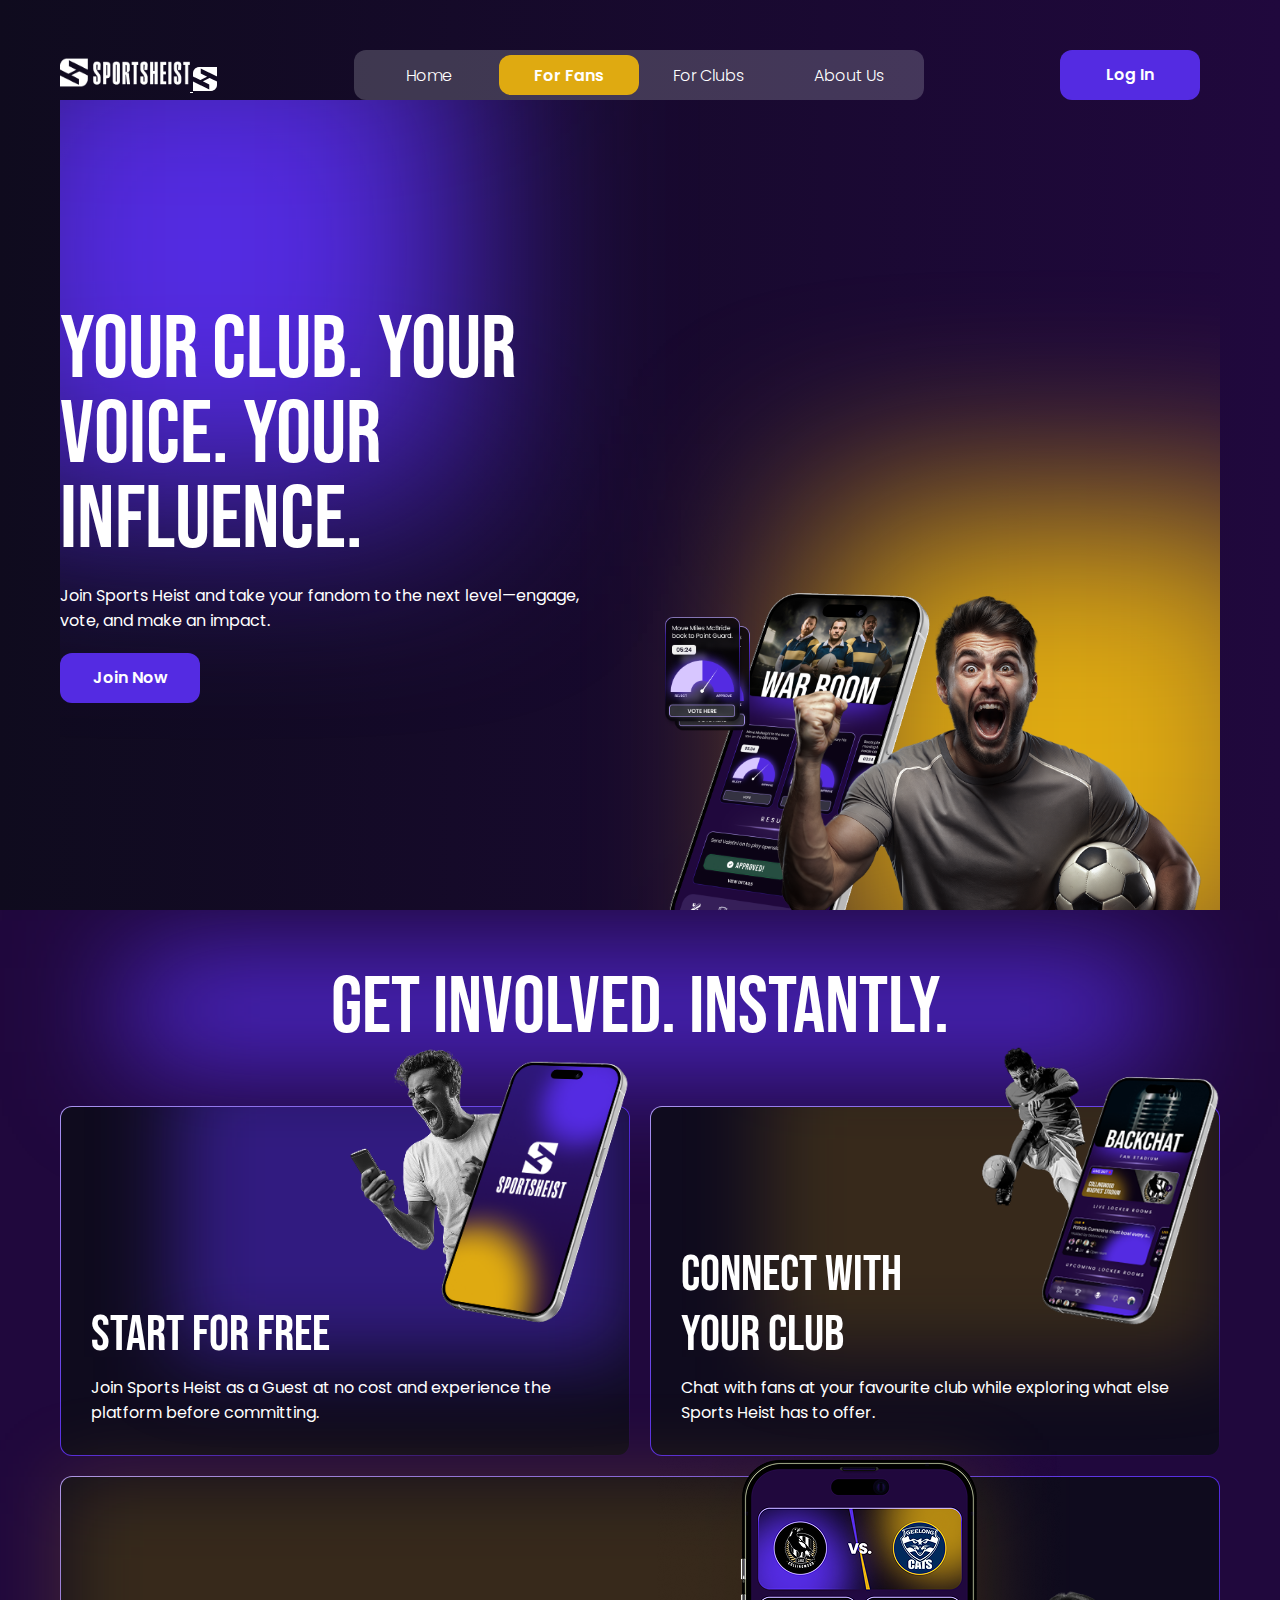
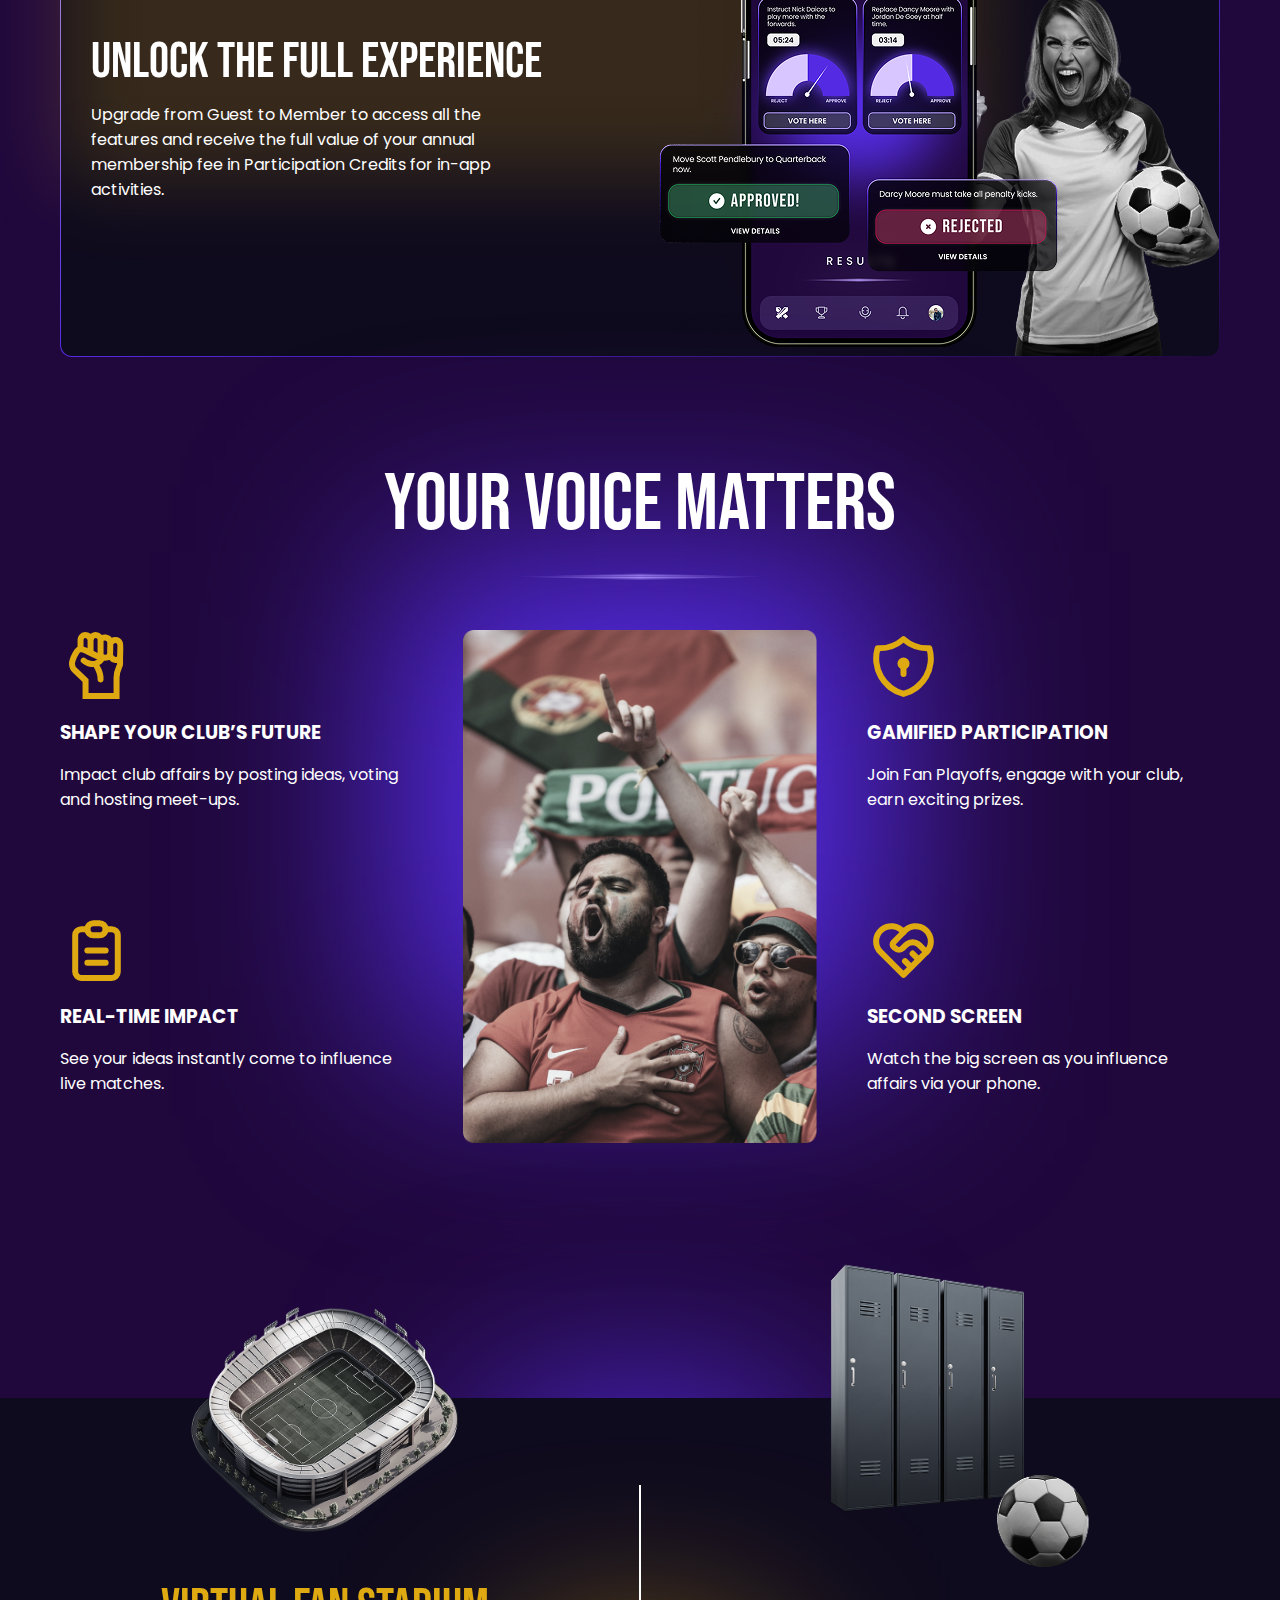
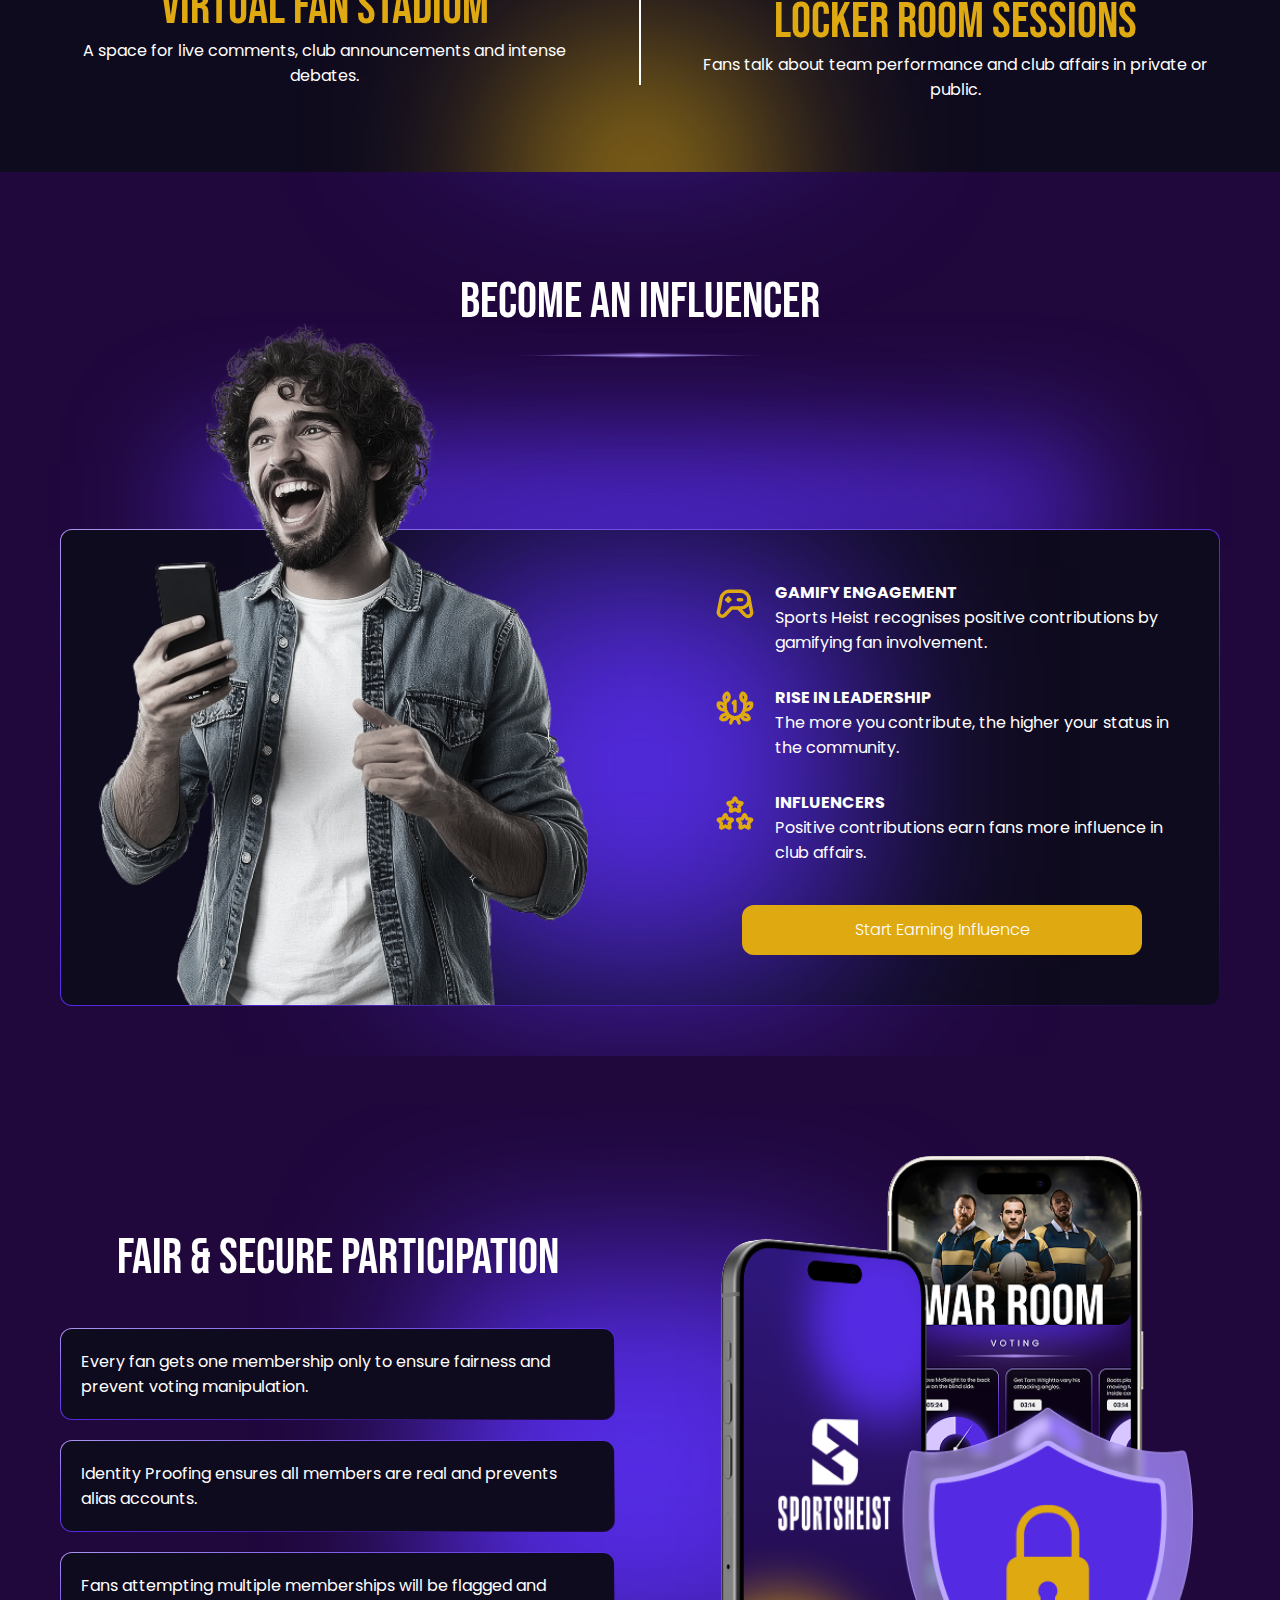
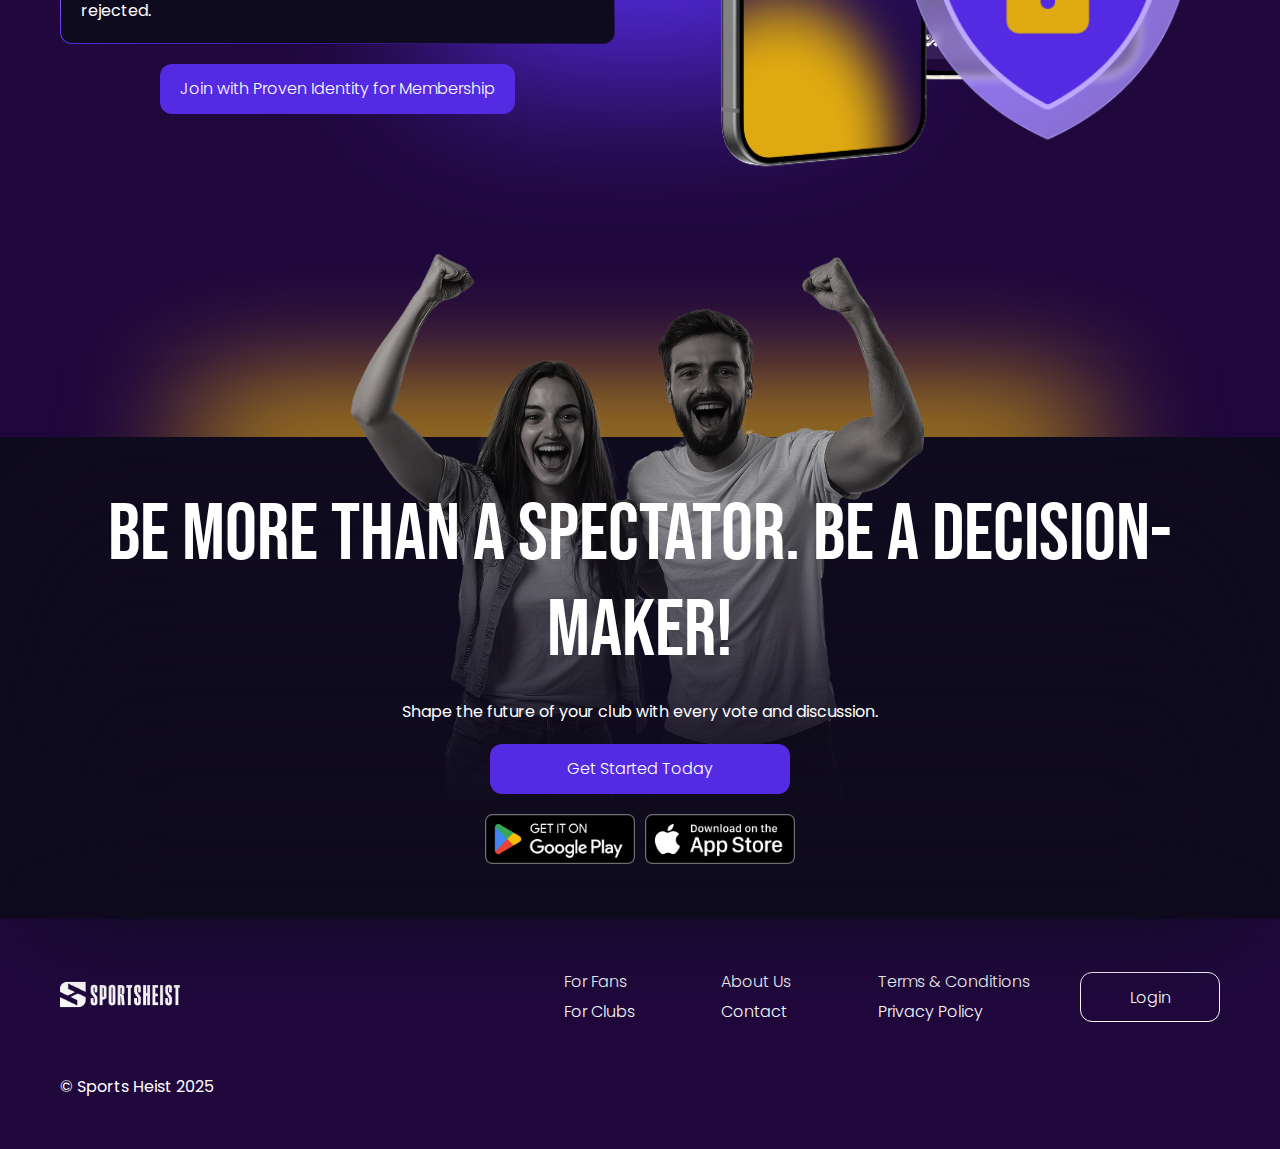
<file: for-fans.html>
<!DOCTYPE html>
<html lang="en">

<head>
    <meta charset="UTF-8" />
    <meta name="viewport" content="width=device-width, initial-scale=1.0" />
    <title>Sportsheist</title>
    <link rel="stylesheet" href="Css/style.css" />
    <link rel="stylesheet" href="Css/for-fans/for-fans.css" />

    <!-- Mobile CSS -->
    <link rel="stylesheet" href="Css/for-fans/mobile-480.css" media="screen and (max-width: 767px)" />

    <!-- Tablet CSS -->
    <link rel="stylesheet" href="Css/for-fans/tablet-768.css"
        media="screen and (min-width: 768px) and (max-width: 1023px)" />

    <link rel="preconnect" href="https://fonts.googleapis.com" />
    <link rel="preconnect" href="https://fonts.gstatic.com" crossorigin />
    <link href="https://fonts.googleapis.com/css2?family=Bebas+Neue&display=swap" rel="stylesheet" />
    <link
        href="https://fonts.googleapis.com/css2?family=Poppins:ital,wght@0,100;0,200;0,300;0,400;0,500;0,600;0,700;0,800;0,900;1,100;1,200;1,300;1,400;1,500;1,600;1,700;1,800;1,900&display=swap"
        rel="stylesheet" />
</head>

<body>

    <!--! Header Section -->
    <div class="header">
        <div class="container">
            <!-- Navbar -->
            <nav class="navbar">
                <div class="logo">
                    <a href="index.html">
                        <img src="Assets/Images/Logo.png" class="logo-desktop" width="130px" alt="Sportsheist Logo" />
                        <img class="logo-mobile" src="Assets/Images/logo icon mb.png" alt="">
                    </a>
                </div>
                <ul class="nav-links">
                    <li><a href="index.html">Home</a></li>
                    <li><a class="active" href="for-fans.html">For Fans</a></li>
                    <li><a href="for-club.html">For Clubs</a></li>
                    <li><a href="about-us.html">About Us</a></li>
                    <li><a class="nav-links-login" href="#login">Login</a></li>
                </ul>
                <div class="nav-buttons">
                    <button style="font-weight: 600 !important;" class="login-btn btn-primary">Log In</button>
                </div>
                <div class="hambarger-menu">
                    <span></span>
                    <span></span>
                    <span></span>
                </div>
            </nav>

            <!-- Hero Section -->
            <div class="hero-section">

                <div class="blur-topleft"></div>
                <div class="blur-bottomright"></div>

                <div class="hero-text">
                    <h1 class="title hero__title">Your Club.
                        Your Voice.
                        Your Influence.</h1>
                    <p style="font-family: Poppins;">
                        Join Sports Heist and take your fandom to the next level—engage, vote, and make an impact.
                    </p>
                    <button class="get-started-btn btn-primary" style="font-weight: 600 !important;">Join Now</button>
                </div>
                <div class="hero-image">
                    <img src="Assets/Images/for-fans/Your Club. Your Voice. Your Influence..png"
                        alt="Sportsheist Hero Image" style="margin-bottom: -115px;" />
                </div>
            </div>
        </div>
    </div>

    <!-- ! Get Involved. instantly. -->
    <section class="get-inv-inst">
        <div class="blurr"></div>

        <!-- title bar -->
        <div class="container title-bar">
            <!-- <div class="container-dark-bg"></div>
            <img src="Assets/Images/for-clubs/CHALLENGEs.png" alt=""> -->
            <!-- <h1 style="font-size: 140px;"> CHALLENGEs</h1> -->
            <h1 class="title">Get Involved. instantly.</h1>
        </div>

        <!-- cards -->
        <div class="container card-container">
            <div class="card">
                <img src="Assets/Images/for-fans/Start for Free.png" alt="">
                <div class="blur-wrapper">
                    <div class="blur"></div>
                </div>
                <div class="ctitle">
                    Start for Free
                </div>
                <div class="cpara">
                    Join Sports Heist as a Guest at no cost and experience the platform before committing.
                </div>
            </div>
            <div class="card card2">
                <img class="ndimg" src="Assets/Images/for-fans/Connect with Your Club.png" alt="">

                <div class="blur-wrapper">
                    <div class="blur"></div>
                </div>

                <div class="ctitle">
                    Connect with Your Club
                </div>
                <div class="cpara">
                    Chat with fans at your favourite club while exploring what else Sports Heist has to offer.
                </div>
            </div>
        </div>

        <!-- banner -->
        <div class="container banner-container">

            <div class="banner">
                <div class="blur"></div>
                <div class="right">
                    <div class="btitle">Unlock the Full Experience</div>
                    <div class="bpara" style="font-family: Poppins;">
                        Upgrade from Guest to Member to access all the features and receive the full value of your
                        annual membership fee in Participation Credits for in-app activities.
                    </div>
                    <!-- <button class="btn-primary">Partner with Sports Heist</button> -->
                </div>
                <div class="left"><img src="Assets/Images/for-fans/Unlock the Full Experience.png" alt=""></div>
            </div>
        </div>

    </section>

    <!-- ! Your Voice Matters -->
    <section class="your-voice-matters-section">

        <div class="blur-center"></div>

        <div class="container">
            <h1 class="title">Your Voice Matters</h1>

            <div class="diamond-b"></div>


            <div class="grid" style="margin-top: 50px;">
                <div class="image"> <img src="Assets/Images/for-fans/Your Voice Matters.png" alt="Icon 1" />
                </div>
                <div class="card1">
                    <svg width="73" height="73" viewBox="0 0 73 73" fill="none" xmlns="http://www.w3.org/2000/svg">
                        <path
                            d="M25.5503 50.5H28.5503V49.2163L27.6217 48.3299L25.5503 50.5ZM14.5503 40L16.6217 37.8299L16.5747 37.785L16.5258 37.7422L14.5503 40ZM12.5503 30.5L9.70426 29.5513L12.5503 30.5ZM25.5503 20.5L26.8918 17.8166L25.5503 20.5ZM42.0508 28.5L44.6422 30.0115L46.2785 27.206L43.3522 25.797L42.0508 28.5ZM32.0508 34L31.7791 36.9877L31.7999 36.9896L31.8207 36.9912L32.0508 34ZM25.6721 28.3786C24.5005 27.2071 22.601 27.2071 21.4294 28.3787C20.2579 29.5502 20.2579 31.4497 21.4295 32.6213L25.6721 28.3786ZM28.5503 69V50.5H22.5503V69H28.5503ZM27.6217 48.3299L16.6217 37.8299L12.4789 42.17L23.4789 52.67L27.6217 48.3299ZM16.5258 37.7422C15.9097 37.2031 14.2534 34.8776 15.3964 31.4486L9.70426 29.5513C7.64723 35.7224 10.5243 40.4635 12.5748 42.2577L16.5258 37.7422ZM15.3964 31.4486C16.3301 28.6476 17.4869 26.2327 18.5458 24.5053C19.0777 23.6374 19.5515 22.9979 19.9207 22.5846C20.3872 22.0625 20.4147 22.2076 19.9995 22.346L18.1021 16.6539C16.9368 17.0423 16.0268 17.9375 15.4463 18.5872C14.7686 19.3458 14.086 20.3 13.4303 21.3697C12.1139 23.5172 10.7706 26.3524 9.70426 29.5513L15.3964 31.4486ZM19.9995 22.346C20.5656 22.1573 21.7311 21.9447 24.2088 23.1833L26.8918 17.8166C23.3686 16.0553 20.536 15.8426 18.1021 16.6539L19.9995 22.346ZM24.2088 23.1833C26.6348 24.3961 36.2623 29.0426 40.7493 31.203L43.3522 25.797C38.8393 23.6241 29.2666 19.0038 26.8918 17.8166L24.2088 23.1833ZM39.4594 26.9885C39.084 27.632 38.1792 28.771 36.8605 29.6802C35.5767 30.5654 34.0386 31.144 32.2809 31.0088L31.8207 36.9912C35.2633 37.256 38.142 36.0846 40.2664 34.6198C42.3561 33.179 43.851 31.368 44.6422 30.0115L39.4594 26.9885ZM32.3224 31.0123C31.64 30.9503 30.3549 30.7249 28.9974 30.2535C27.6112 29.7721 26.4208 29.1273 25.6721 28.3786L21.4295 32.6213C23.0808 34.2726 25.2237 35.2945 27.0291 35.9214C28.8633 36.5584 30.6282 36.883 31.7791 36.9877L32.3224 31.0123Z"
                            fill="#DFAA11" />
                        <path
                            d="M37.5566 49.3129C37.4533 50.9665 38.71 52.3908 40.3636 52.4942C42.0173 52.5975 43.4416 51.3408 43.5449 49.6871L37.5566 49.3129ZM32.7082 35.8741C33.5399 36.9137 34.8734 38.9538 35.9401 41.4617C37.0125 43.9829 37.717 46.7469 37.5566 49.3129L43.5449 49.6871C43.7846 45.8531 42.7391 42.1171 41.4614 39.1133C40.1782 36.0962 38.5617 33.5863 37.3934 32.1259L32.7082 35.8741Z"
                            fill="#DFAA11" />
                        <path
                            d="M20.5508 18.5V9.5C20.7174 8 21.8508 5 25.0508 5C29.0508 5 30.0508 7.5 30.5508 9.5M30.5508 9.5V23M30.5508 9.5C31.0508 8 32.7508 5 35.5508 5C39.0508 5 40.5508 8 40.5508 9.5M40.5508 9.5C41.2174 8.66667 43.1508 7.1 45.5508 7.5C48.5508 8 49.5508 9.5 50.0508 11C50.161 11.3305 50.2231 12.2502 50.2518 13.5M40.5508 9.5C40.5508 10.5683 40.5508 19.6407 40.5508 25.5M40.5508 27.5C40.5508 26.8962 40.5508 26.2225 40.5508 25.5M50.0508 25.5C48.5508 27.1667 44.5508 29.5 40.5508 25.5M50.0508 25.5C50.1715 22.3602 50.3273 16.7878 50.2518 13.5M50.0508 25.5C53.6508 32.7 58.2174 29.8333 60.0508 27.5M50.2518 13.5C50.8515 12.3333 52.7508 10 55.5508 10C59.0508 10 59.5508 12.5 60.0508 13.5C60.4508 14.3 60.2174 23.1667 60.0508 27.5M60.0508 27.5C60.0508 28.8333 60.0508 32 60.0508 34C60.0508 36.5 56.5508 40 56.5508 47.5C56.5508 53.5 56.5508 62.3333 56.5508 66H25.0508"
                            stroke="#DFAA11" stroke-width="6" />
                    </svg>


                    <h3 style="text-transform: uppercase;">Shape Your Club’s Future</h3>
                    <p>Impact club affairs by posting ideas, voting and hosting meet-ups.</p>
                </div>
                <div class="card2">
                    <svg width="73" height="73" viewBox="0 0 73 73" fill="none" xmlns="http://www.w3.org/2000/svg">
                        <g clip-path="url(#clip0_144_1033)">
                            <path
                                d="M27.3737 15.2085H21.2904C19.677 15.2085 18.1296 15.8494 16.9888 16.9903C15.848 18.1311 15.207 19.6784 15.207 21.2918V57.7918C15.207 59.4052 15.848 60.9525 16.9888 62.0934C18.1296 63.2342 19.677 63.8752 21.2904 63.8752H51.707C53.3204 63.8752 54.8677 63.2342 56.0086 62.0934C57.1494 60.9525 57.7904 59.4052 57.7904 57.7918V21.2918C57.7904 19.6784 57.1494 18.1311 56.0086 16.9903C54.8677 15.8494 53.3204 15.2085 51.707 15.2085H45.6237"
                                stroke="#DFAA11" stroke-width="6" stroke-linecap="round" stroke-linejoin="round" />
                            <path
                                d="M27.375 15.2083C27.375 13.5949 28.0159 12.0476 29.1568 10.9068C30.2976 9.76592 31.8449 9.125 33.4583 9.125H39.5417C41.1551 9.125 42.7024 9.76592 43.8432 10.9068C44.9841 12.0476 45.625 13.5949 45.625 15.2083C45.625 16.8217 44.9841 18.3691 43.8432 19.5099C42.7024 20.6507 41.1551 21.2917 39.5417 21.2917H33.4583C31.8449 21.2917 30.2976 20.6507 29.1568 19.5099C28.0159 18.3691 27.375 16.8217 27.375 15.2083Z"
                                stroke="#DFAA11" stroke-width="6" stroke-linecap="round" stroke-linejoin="round" />
                            <path d="M27.375 36.5H45.625" stroke="#DFAA11" stroke-width="6" stroke-linecap="round"
                                stroke-linejoin="round" />
                            <path d="M27.375 48.6667H45.625" stroke="#DFAA11" stroke-width="6" stroke-linecap="round"
                                stroke-linejoin="round" />
                        </g>
                        <defs>
                            <clipPath id="clip0_144_1033">
                                <rect width="73" height="73" fill="white" />
                            </clipPath>
                        </defs>
                    </svg>


                    <h3 style="text-transform: uppercase;">Real-Time Impact</h3>
                    <p>See your ideas instantly come to influence live matches.</p>
                </div>
                <div class="card3">
                    <svg width="73" height="73" viewBox="0 0 73 73" fill="none" xmlns="http://www.w3.org/2000/svg">
                        <g clip-path="url(#clip0_144_1025)">
                            <path
                                d="M36.4999 9.125C43.6048 15.4108 52.8777 18.6836 62.3541 18.25C63.7338 22.9433 64.1559 27.8661 63.5955 32.7258C63.035 37.5856 61.5034 42.283 59.0916 46.5391C56.6799 50.7952 53.4371 54.523 49.5562 57.5011C45.6752 60.4792 41.2352 62.6468 36.4999 63.875C31.7647 62.6468 27.3247 60.4792 23.4437 57.5011C19.5628 54.523 16.32 50.7952 13.9083 46.5391C11.4965 42.283 9.96485 37.5856 9.4044 32.7258C8.84395 27.8661 9.2661 22.9433 10.6458 18.25C20.1222 18.6836 29.3951 15.4108 36.4999 9.125Z"
                                stroke="#DFAA11" stroke-width="6" stroke-linecap="round" stroke-linejoin="round" />
                            <path
                                d="M33.459 33.4584C33.459 34.2651 33.7794 35.0388 34.3499 35.6092C34.9203 36.1796 35.694 36.5001 36.5007 36.5001C37.3074 36.5001 38.081 36.1796 38.6514 35.6092C39.2219 35.0388 39.5423 34.2651 39.5423 33.4584C39.5423 32.6517 39.2219 31.8781 38.6514 31.3076C38.081 30.7372 37.3074 30.4167 36.5007 30.4167C35.694 30.4167 34.9203 30.7372 34.3499 31.3076C33.7794 31.8781 33.459 32.6517 33.459 33.4584Z"
                                stroke="#DFAA11" stroke-width="6" stroke-linecap="round" stroke-linejoin="round" />
                            <path d="M36.5 36.5V44.1042" stroke="#DFAA11" stroke-width="6" stroke-linecap="round"
                                stroke-linejoin="round" />
                        </g>
                        <defs>
                            <clipPath id="clip0_144_1025">
                                <rect width="73" height="73" fill="white" />
                            </clipPath>
                        </defs>
                    </svg>


                    <h3 style="text-transform: uppercase;">Gamified Participation</h3>
                    <p>Join Fan Playoffs, engage with your club, earn exciting prizes.</p>
                </div>
                <div class="card4">
                    <svg width="73" height="73" viewBox="0 0 73 73" fill="none" xmlns="http://www.w3.org/2000/svg">
                        <g clip-path="url(#clip0_144_1042)">
                            <path
                                d="M59.313 38.2397L36.5005 60.8332L13.688 38.2397C12.1833 36.7755 10.998 35.0156 10.2069 33.0708C9.4158 31.126 9.03593 29.0385 9.09121 26.9397C9.1465 24.8409 9.63575 22.7763 10.5282 20.8758C11.4206 18.9754 12.6968 17.2803 14.2765 15.8974C15.8562 14.5144 17.7051 13.4735 19.7069 12.8402C21.7086 12.2069 23.8198 11.9949 25.9075 12.2176C27.9951 12.4403 30.0141 13.0929 31.8372 14.1342C33.6603 15.1755 35.2481 16.583 36.5005 18.2681C37.7583 16.5953 39.3479 15.2 41.1697 14.1698C42.9916 13.1395 45.0065 12.4964 47.0883 12.2807C49.1701 12.0649 51.2741 12.2812 53.2685 12.916C55.2629 13.5508 57.1048 14.5904 58.6789 15.9697C60.2531 17.3491 61.5256 19.0385 62.4167 20.9323C63.3079 22.8261 63.7986 24.8834 63.8582 26.9755C63.9177 29.0677 63.5447 31.1496 62.7626 33.0909C61.9805 35.0323 60.8062 36.7913 59.313 38.2579"
                                stroke="#DFAA11" stroke-width="6" stroke-linecap="round" stroke-linejoin="round" />
                            <path
                                d="M36.5005 18.25L26.4843 28.2662C25.9141 28.8366 25.5938 29.6101 25.5938 30.4167C25.5938 31.2232 25.9141 31.9967 26.4843 32.5671L28.1359 34.2188C30.2347 36.3175 33.6414 36.3175 35.7401 34.2188L38.7818 31.1771C40.5969 29.362 43.0586 28.3423 45.6255 28.3423C48.1924 28.3423 50.6542 29.362 52.4693 31.1771L59.313 38.0208"
                                stroke="#DFAA11" stroke-width="6" stroke-linecap="round" stroke-linejoin="round" />
                            <path d="M38.0215 47.146L44.1048 53.2293" stroke="#DFAA11" stroke-width="6"
                                stroke-linecap="round" stroke-linejoin="round" />
                            <path d="M45.625 39.5417L51.7083 45.6251" stroke="#DFAA11" stroke-width="6"
                                stroke-linecap="round" stroke-linejoin="round" />
                        </g>
                        <defs>
                            <clipPath id="clip0_144_1042">
                                <rect width="73" height="73" fill="white" />
                            </clipPath>
                        </defs>
                    </svg>


                    <h3 style="text-transform: uppercase;">Second Screen </h3>
                    <p>Watch the big screen as you influence affairs via your phone.</p>
                </div>
            </div>

        </div>
        </div>
    </section>



    <!-- !Virtual local room -->
    <section class="virtual-local-room">

        <div class="blur-bottomcenter-main"></div>

        <div class="cards">
            <div class="blur-wrapper">
                <div class="blur-bottomcenter"></div>

            </div>
            <div class="container">
                <div class="card1">
                    <img class="img1" src="Assets/Images/for-fans/Virtual Fan Stadium.png" alt="">

                    <div class="blur-wrapper-bottom">
                        <div class="blur-bottomcenter1"></div>
                    </div>


                    <h1 class="title" style="color: #DFAA11;">
                        Virtual Fan Stadium
                    </h1>
                    <p style="margin-bottom: 20px; font-family: Poppins;">A space for live comments, club announcements
                        and intense debates.</p>

                </div>
                <div class="vr"></div>
                <div class="card2">
                    <div class="blur-wrapper-bottom">

                        <div class="blur-bottomcenter2"></div>
                    </div>
                    <img class="img2" src="Assets/Images/for-fans/Locker Room Sessions.png" alt="">


                    <h1 class="title" style="color: #DFAA11;">
                        Locker Room Sessions
                    </h1>
                    <p style="margin-bottom: 20px; font-family: Poppins;">Fans talk about team performance and club
                        affairs in private or public.</p>

                </div>
            </div>
        </div>
    </section>

    <!-- ! Become an influencer-->
    <section class="become-aninfl-section">

        <div class="blur-bottomleft"></div>

        <div class="container container1">

            <h1 class="title">Become an influencer</h1>
        </div>


        <div class="diamond-b" style="margin-top: -30px;"></div>


        <div class="container container2">


            <div class="con-wrapper">
                <div class="blur-center"></div>

                <div class="getstr-left">
                    <img src="Assets/Images/for-fans/Become an influencer.png" alt="Get Started Image" />
                </div>
                <div class="getstr-right">
                    <div class="getstr-features">
                        <div class="wrapper">
                            <svg width="46" height="46" viewBox="0 0 46 46" fill="none"
                                xmlns="http://www.w3.org/2000/svg">
                                <g clip-path="url(#clip0_168_2548)">
                                    <path
                                        d="M23.0006 9.58325H29.709C32.2506 9.58325 34.6882 10.5929 36.4854 12.3901C38.2826 14.1874 39.2923 16.6249 39.2923 19.1666C39.2923 21.7082 38.2826 24.1458 36.4854 25.943C34.6882 27.7402 32.2506 28.7499 29.709 28.7499H19.1673L11.4719 36.8517C10.8136 37.5447 9.94793 38.005 9.00528 38.1633C8.06263 38.3215 7.0941 38.1691 6.24562 37.7289C5.39715 37.2888 4.71472 36.5848 4.30116 35.7231C3.88761 34.8613 3.76534 33.8885 3.95279 32.9513L7.08462 17.2863C7.51934 15.1137 8.69345 13.1589 10.4072 11.7544C12.1209 10.35 14.2683 9.58273 16.484 9.58325H23.0006Z"
                                        stroke="#DFAA11" stroke-width="4" stroke-linecap="round"
                                        stroke-linejoin="round" />
                                    <path
                                        d="M26.832 28.7501L34.6329 36.9611C35.2898 37.6523 36.1532 38.1119 37.0935 38.2709C38.0338 38.4299 39.0003 38.2796 39.848 37.8427C40.6956 37.4058 41.3788 36.7058 41.7949 35.8477C42.211 34.9897 42.3376 34.0198 42.1558 33.0837L39.0891 17.3057"
                                        stroke="#DFAA11" stroke-width="4" stroke-linecap="round"
                                        stroke-linejoin="round" />
                                    <path d="M15.332 17.25V21.0833" stroke="#DFAA11" stroke-width="4"
                                        stroke-linecap="round" stroke-linejoin="round" />
                                    <path d="M13.418 19.1667H17.2513" stroke="#DFAA11" stroke-width="4"
                                        stroke-linecap="round" stroke-linejoin="round" />
                                    <path d="M26.832 19.1667H30.6654" stroke="#DFAA11" stroke-width="4"
                                        stroke-linecap="round" stroke-linejoin="round" />
                                </g>
                                <defs>
                                    <clipPath id="clip0_168_2548">
                                        <rect width="46" height="46" fill="white" />
                                    </clipPath>
                                </defs>
                            </svg>

                            <div class="card">
                                <p style="text-transform: uppercase;">Gamify engagement</p>
                                <p>Sports Heist recognises positive contributions by gamifying fan involvement.</p>
                            </div>
                        </div>
                        <div class="wrapper">
                            <svg width="46" height="46" viewBox="0 0 46 46" fill="none"
                                xmlns="http://www.w3.org/2000/svg">
                                <g clip-path="url(#clip0_168_2556)">
                                    <path
                                        d="M12.3357 15.3333C11.7774 17.0191 11.4952 18.7841 11.5001 20.56C11.5001 28.2593 16.6482 34.4999 23.0001 34.4999C29.3519 34.4999 34.5001 28.2593 34.5001 20.56C34.5049 18.7841 34.2227 17.0191 33.6644 15.3333"
                                        stroke="#DFAA11" stroke-width="4" stroke-linecap="round"
                                        stroke-linejoin="round" />
                                    <path
                                        d="M27.7904 40.25C27.7904 40.25 26.4832 34.5 22.9987 34.5C19.5142 34.5 18.207 40.25 18.207 40.25"
                                        stroke="#DFAA11" stroke-width="4" stroke-linecap="round"
                                        stroke-linejoin="round" />
                                    <path
                                        d="M35.4965 10.0242C36.0561 13.2173 33.5415 15.3333 33.5415 15.3333C33.5415 15.3333 30.4691 14.2542 29.9094 11.0592C29.3497 7.866 31.8644 5.75 31.8644 5.75C31.8644 5.75 34.9368 6.82908 35.4965 10.0242Z"
                                        stroke="#DFAA11" stroke-width="4" stroke-linecap="round"
                                        stroke-linejoin="round" />
                                    <path
                                        d="M40.4303 23.2683C37.975 25.6948 34.6496 24.725 34.6496 24.725C34.6496 24.725 33.7794 21.3286 36.2366 18.8983C38.6899 16.4718 42.0173 17.4416 42.0173 17.4416C42.0173 17.4416 42.8874 20.838 40.4303 23.2683Z"
                                        stroke="#DFAA11" stroke-width="4" stroke-linecap="round"
                                        stroke-linejoin="round" />
                                    <path
                                        d="M33.9915 36.0831C31.1165 34.9811 30.668 31.8856 30.668 31.8856C30.668 31.8856 33.0964 29.8961 35.9714 31.0001C38.8464 32.1022 39.293 35.1976 39.293 35.1976C39.293 35.1976 36.8665 37.1871 33.9915 36.0831Z"
                                        stroke="#DFAA11" stroke-width="4" stroke-linecap="round"
                                        stroke-linejoin="round" />
                                    <path
                                        d="M12.0104 36.0831C14.8854 34.9811 15.332 31.8856 15.332 31.8856C15.332 31.8856 12.9036 29.8961 10.0286 31.0001C7.15361 32.1022 6.70703 35.1976 6.70703 35.1976C6.70703 35.1976 9.13545 37.1871 12.0104 36.0831Z"
                                        stroke="#DFAA11" stroke-width="4" stroke-linecap="round"
                                        stroke-linejoin="round" />
                                    <path
                                        d="M5.57057 23.2684C8.02582 25.6949 11.3512 24.7251 11.3512 24.7251C11.3512 24.7251 12.2214 21.3287 9.76423 18.8984C7.30898 16.4738 3.98357 17.4418 3.98357 17.4418C3.98357 17.4418 3.1134 20.8381 5.57057 23.2684Z"
                                        stroke="#DFAA11" stroke-width="4" stroke-linecap="round"
                                        stroke-linejoin="round" />
                                    <path
                                        d="M10.5031 10.0242C9.94347 13.2173 12.4581 15.3333 12.4581 15.3333C12.4581 15.3333 15.5306 14.2542 16.0902 11.0592C16.6499 7.866 14.1352 5.75 14.1352 5.75C14.1352 5.75 11.0628 6.82908 10.5031 10.0242Z"
                                        stroke="#DFAA11" stroke-width="4" stroke-linecap="round"
                                        stroke-linejoin="round" />
                                    <path d="M21.082 17.2499L22.9987 15.3333V26.8333" stroke="#DFAA11" stroke-width="4"
                                        stroke-linecap="round" stroke-linejoin="round" />
                                </g>
                                <defs>
                                    <clipPath id="clip0_168_2556">
                                        <rect width="46" height="46" fill="white" />
                                    </clipPath>
                                </defs>
                            </svg>

                            <div class="card">
                                <p style="text-transform: uppercase;">Rise in Leadership</p>
                                <p>The more you contribute, the higher your status in the community.</p>
                            </div>
                        </div>
                        <div class="wrapper">
                            <svg width="46" height="46" viewBox="0 0 46 46" fill="none"
                                xmlns="http://www.w3.org/2000/svg">
                                <g clip-path="url(#clip0_168_2574)">
                                    <path
                                        d="M34.1176 37.9828L29.9546 40.164C29.8311 40.2283 29.6921 40.257 29.5532 40.2469C29.4143 40.2368 29.2809 40.1882 29.168 40.1067C29.0551 40.0252 28.967 39.9139 28.9137 39.7853C28.8603 39.6566 28.8438 39.5157 28.8659 39.3782L29.6614 34.7571L26.2938 31.4853C26.1933 31.3881 26.1221 31.2647 26.0884 31.129C26.0547 30.9933 26.0598 30.8509 26.1032 30.718C26.1466 30.5851 26.2264 30.467 26.3337 30.3773C26.4409 30.2876 26.5712 30.2299 26.7097 30.2107L31.3634 29.5361L33.4449 25.3328C33.5071 25.2076 33.6031 25.1023 33.7219 25.0287C33.8408 24.955 33.9778 24.916 34.1176 24.916C34.2574 24.916 34.3945 24.955 34.5133 25.0287C34.6322 25.1023 34.7281 25.2076 34.7904 25.3328L36.8719 29.5361L41.5255 30.2107C41.6636 30.2306 41.7934 30.2887 41.9001 30.3785C42.0069 30.4683 42.0864 30.5861 42.1297 30.7187C42.173 30.8514 42.1783 30.9934 42.145 31.1289C42.1117 31.2644 42.0412 31.3878 41.9414 31.4853L38.5739 34.7571L39.3674 39.3762C39.3912 39.514 39.3759 39.6556 39.3232 39.7851C39.2706 39.9146 39.1827 40.0268 39.0695 40.1088C38.9563 40.1908 38.8224 40.2395 38.6829 40.2493C38.5435 40.259 38.4041 40.2295 38.2806 40.164L34.1176 37.9828Z"
                                        stroke="#DFAA11" stroke-width="4" stroke-linecap="round"
                                        stroke-linejoin="round" />
                                    <path
                                        d="M11.8832 37.9828L7.72024 40.164C7.59669 40.2283 7.45771 40.257 7.31881 40.2469C7.1799 40.2368 7.04654 40.1882 6.93362 40.1067C6.82069 40.0252 6.73264 39.9139 6.67931 39.7853C6.62597 39.6566 6.60944 39.5157 6.63157 39.3782L7.42699 34.7571L4.0594 31.4853C3.95889 31.3881 3.88772 31.2647 3.85402 31.129C3.82032 30.9933 3.82544 30.8509 3.86881 30.718C3.91218 30.5851 3.99205 30.467 4.09929 30.3773C4.20654 30.2876 4.33684 30.2299 4.47532 30.2107L9.12899 29.5361L11.2105 25.3328C11.2727 25.2076 11.3687 25.1023 11.4875 25.0287C11.6064 24.955 11.7434 24.916 11.8832 24.916C12.023 24.916 12.1601 24.955 12.2789 25.0287C12.3978 25.1023 12.4937 25.2076 12.556 25.3328L14.6375 29.5361L19.2912 30.2107C19.4292 30.2306 19.559 30.2887 19.6658 30.3785C19.7725 30.4683 19.8521 30.5861 19.8953 30.7187C19.9386 30.8514 19.9439 30.9934 19.9106 31.1289C19.8774 31.2644 19.8069 31.3878 19.7071 31.4853L16.3395 34.7571L17.133 39.3762C17.1568 39.514 17.1415 39.6556 17.0889 39.7851C17.0362 39.9146 16.9483 40.0268 16.8351 40.1088C16.7219 40.1908 16.588 40.2395 16.4486 40.2493C16.3091 40.259 16.1697 40.2295 16.0462 40.164L11.8832 37.9828Z"
                                        stroke="#DFAA11" stroke-width="4" stroke-linecap="round"
                                        stroke-linejoin="round" />
                                    <path
                                        d="M23.0004 18.8158L18.8374 20.997C18.7139 21.0613 18.5749 21.09 18.436 21.0799C18.2971 21.0698 18.1637 21.0212 18.0508 20.9397C17.9379 20.8582 17.8498 20.7469 17.7965 20.6183C17.7432 20.4896 17.7266 20.3487 17.7488 20.2112L18.5442 15.5901L15.1766 12.3183C15.0761 12.2212 15.0049 12.0977 14.9712 11.962C14.9375 11.8263 14.9426 11.6839 14.986 11.551C15.0294 11.4181 15.1092 11.3 15.2165 11.2103C15.3237 11.1207 15.454 11.0629 15.5925 11.0437L20.2462 10.3691L22.3277 6.16583C22.3899 6.04064 22.4859 5.9353 22.6047 5.86167C22.7236 5.78803 22.8606 5.74902 23.0004 5.74902C23.1402 5.74902 23.2773 5.78803 23.3961 5.86167C23.515 5.9353 23.6109 6.04064 23.6732 6.16583L25.7547 10.3691L30.4083 11.0437C30.5464 11.0636 30.6762 11.1217 30.783 11.2115C30.8897 11.3013 30.9692 11.4191 31.0125 11.5517C31.0558 11.6844 31.0611 11.8264 31.0278 11.9619C30.9946 12.0974 30.924 12.2208 30.8243 12.3183L27.4567 15.5901L28.2502 20.2092C28.274 20.347 28.2587 20.4887 28.206 20.6181C28.1534 20.7476 28.0655 20.8598 27.9523 20.9418C27.8391 21.0239 27.7052 21.0725 27.5658 21.0823C27.4263 21.092 27.2869 21.0625 27.1634 20.997L23.0004 18.8158Z"
                                        stroke="#DFAA11" stroke-width="4" stroke-linecap="round"
                                        stroke-linejoin="round" />
                                </g>
                                <defs>
                                    <clipPath id="clip0_168_2574">
                                        <rect width="46" height="46" fill="white" />
                                    </clipPath>
                                </defs>
                            </svg>

                            <div class="card">
                                <p style="text-transform: uppercase;">Influencers</p>
                                <p>Positive contributions earn fans more influence in club affairs.</p>
                            </div>
                        </div>
                    </div>
                    <button class="btn-primary">Start Earning Influence</button>

                </div>
            </div>

        </div>
    </section>


    <!-- ! Fair & Secure Participation -->
    <section class="fair-secure-part-section">

        <div class="blur-bottomleft"></div>

        <div class="container">

            <div class="getstr-left">
                <img src="Assets/Images/for-fans/Fair & Secure Participation.png" alt="Get Started Image" />
            </div>
            <div class="getstr-right">
                <h1 class="title">Fair & Secure Participation</h1>
                <div class="getstr-features">
                    <div class="card">Every fan gets one membership only to ensure fairness and prevent voting
                        manipulation.</div>
                    <div class="card">Identity Proofing ensures all members are real and prevents alias accounts.
                    </div>
                    <div class="card">Fans attempting multiple memberships will be flagged and rejected.</div>
                </div>
                <button class="btn-primary">Join with Proven Identity for Membership</button>

            </div>
        </div>
    </section>


    <!-- ! Be More Than a Spectator. Be a Decision-Maker! -->
    <section class="be-more-than-a-spectator-des-section">
        <div class="blur-topcenter"></div>

        <div class="container">
            <img class="ready-to-take-your-club-img"
                src="Assets/Images/for-fans/Be More Than a Spectator. Be a Decision-Maker.png" alt="">

            <h1 class="title">Be More Than a Spectator. Be a Decision-Maker!</h1>

            <p class="sub-title" style="font-family: Poppins; max-width: 600px;">
                Shape the future of your club with every vote and discussion.
            </p>

            <button class="btn-primary get-s-today">Get Started Today</button>

            <!-- Download Buttons -->
            <div class="Download-btn">
                <a><img src="Assets/Images/Google Play.png" alt=""></a>
                <a><img src="Assets/Images/App Store.png" alt=""></a>
            </div>

        </div>
    </section>

    <!-- ! Footer Section -->
    <footer class="footer">
        <div class="container">
            <div class="footer-left">
                <img src="Assets/Images/Logo.png" alt="Sportsheist Logo" width="120px" />
                <!-- <p style="font-family: Poppins; max-width: 300px; margin-top: 20px;">
                    © 2024 Sports Heist. All rights reserved.
                </p> -->
                <button class="btn-outline-white footer-login-1">Login</button>
            </div>
            <div class="footer-right">
                <ul class="footer-links">
                    <li><a href="#for-fans">For Fans</a></li>
                    <li><a href="#about-us">About Us</a></li>
                    <li><a href="#terms-and-conditions">Terms & Conditions</a></li>
                    <li><a href="#for-clubs">For Clubs</a></li>
                    <li><a href="#contact-us">Contact</a></li>
                    <li><a href="#privacy-policy">Privacy Policy</a></li>
                </ul>
                <button class="btn-outline-white footer-login-2">Login</button>

            </div>
        </div>
        <div class="container credits">
            <p style="font-family: Poppins">
                © Sports Heist 2025
            </p>
        </div>
    </footer>
    <script src="Js/navbar.js"></script>


    <!-- ! -->
</body>

</html>
</file>
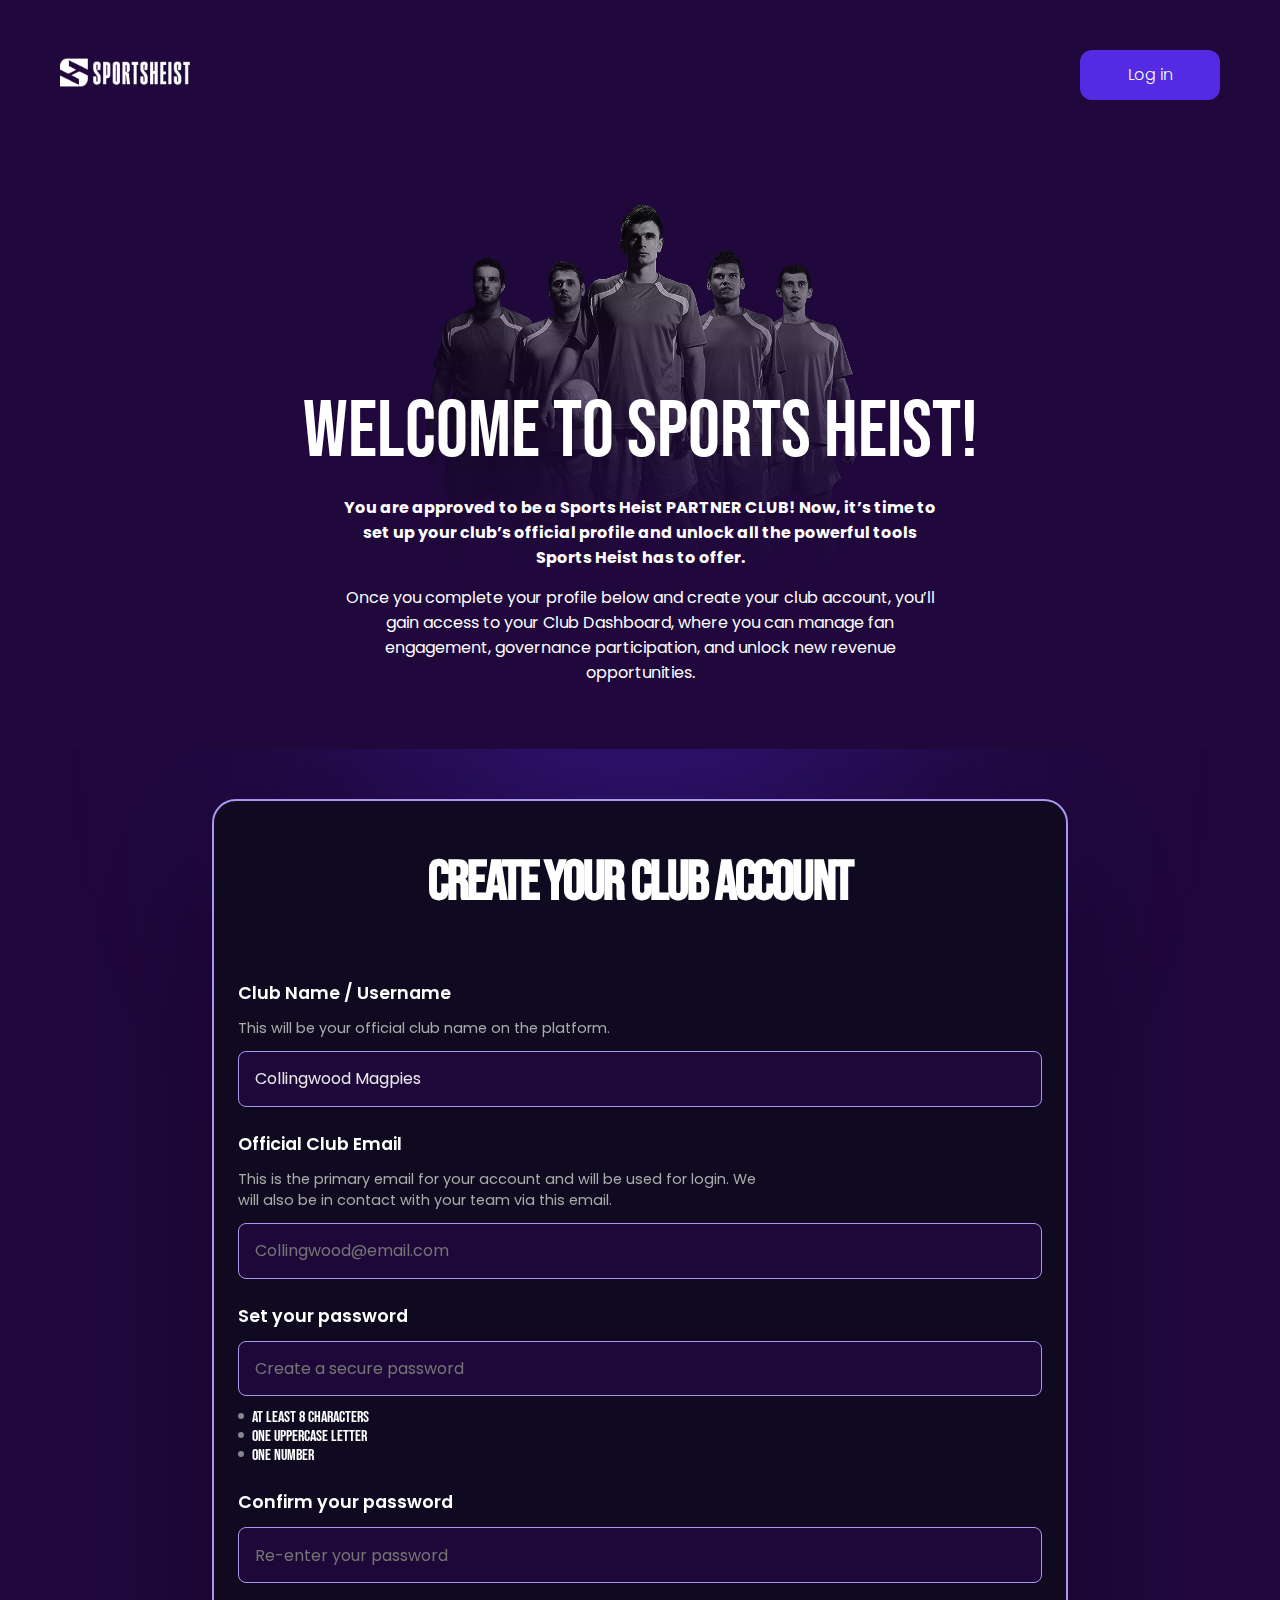
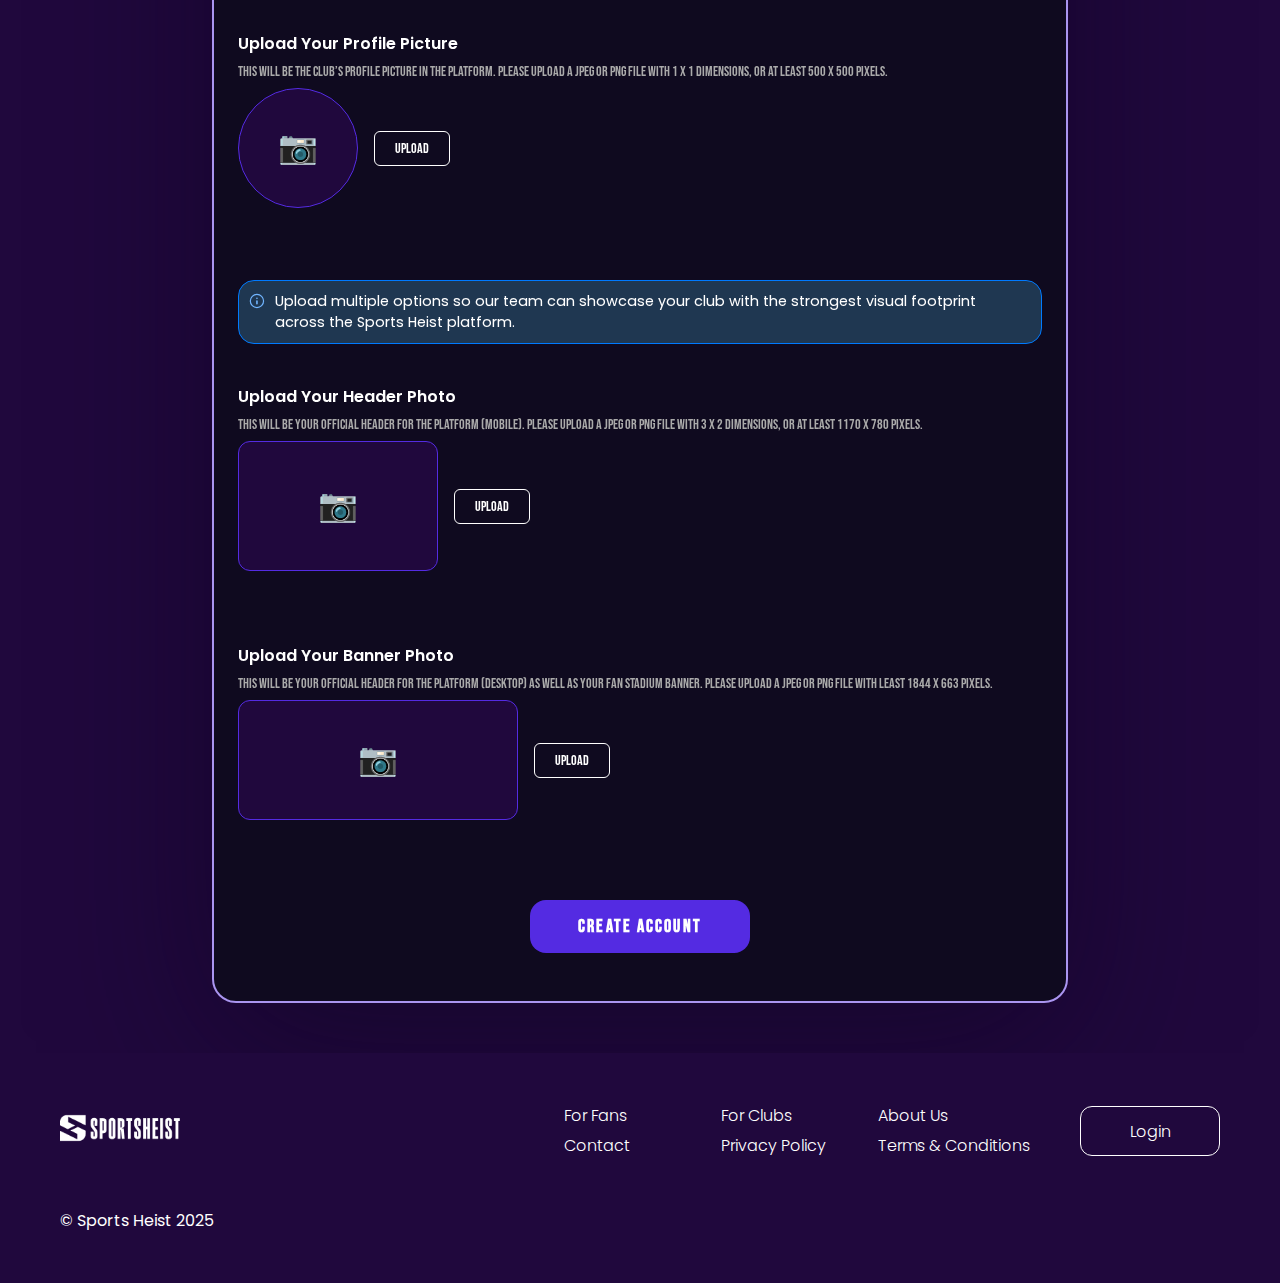
<file: register.html>
<!DOCTYPE html>
<html lang="en">

<head>
    <meta charset="UTF-8" />
    <meta name="viewport" content="width=device-width, initial-scale=1.0" />
    <title>Sportsheist</title>
    <link rel="stylesheet" href="Css/style.css" />
    <link rel="stylesheet" href="Css/register/register.css" />

    <!-- Mobile CSS -->
    <link rel="stylesheet" href="Css/register/mobile-480.css" media="screen and (max-width: 767px)" />

    <!-- Tablet CSS -->
    <link rel="stylesheet" href="Css/register/tablet-768.css"
        media="screen and (min-width: 768px) and (max-width: 1023px)" />

    <link rel="preconnect" href="https://fonts.googleapis.com" />
    <link rel="preconnect" href="https://fonts.gstatic.com" crossorigin />
    <link href="https://fonts.googleapis.com/css2?family=Bebas+Neue&display=swap" rel="stylesheet" />
    <link
        href="https://fonts.googleapis.com/css2?family=Poppins:ital,wght@0,100;0,200;0,300;0,400;0,500;0,600;0,700;0,800;0,900;1,100;1,200;1,300;1,400;1,500;1,600;1,700;1,800;1,900&display=swap"
        rel="stylesheet" />
</head>

<body>

    <!--! Header Section -->
    <div class="header">
        <div class="container">
            <!-- Navbar -->
            <nav class="navbar">
                <div class="logo">
                    <img src="Assets/Images/Logo.png" width="130px" alt="Sportsheist Logo" />
                </div>
                <ul class="nav-links">
                    <li><a class="active" href="index.html">Home</a></li>
                    <li><a href="for-fans.html">For Fans</a></li>
                    <li><a href="#for-clubs">For Clubs</a></li>
                    <li><a href="about-us.html">About Us</a></li>
                    <li><a class="nav-links-login" href="#login">Login</a></li>
                </ul>
                <div class="nav-buttons">
                    <button class="login-btn btn-primary">Log in</button>
                </div>
                <div class="hambarger-menu">
                    <span></span>
                    <span></span>
                    <span></span>
                </div>
            </nav>

        </div>
    </div>

    <!-- !Ready to Transform -->
    <section class="read-to-transform">
        <div class="container">
            <div class="img-wrapper">

                <img class="ready-to-take-your-club-img"
                    src="Assets/Images/express-your-interest/Welcome to sports heist!.png" alt="">
            </div>
            <h1 class="title">Welcome to sports heist!</h1>
            <p class="sub-title" style="font-family: Poppins; max-width: 600px; font-weight: bold;">
                You are approved to be a Sports Heist PARTNER CLUB! Now, it’s time to set up your club’s official
                profile and unlock all the powerful tools Sports Heist has to offer.
            </p>
            <p class="sub-title" style="font-family: Poppins; max-width: 600px;">
                Once you complete your profile below and create your club account, you’ll gain access to your Club
                Dashboard, where you can manage fan engagement, governance participation, and unlock new revenue
                opportunities.
            </p>
        </div>
    </section>

    <!-- !Form -->
    <section class="club-section">
        <div class="container">
            <div class="club-glow"></div>
            <div class="club-wrapper">
                <div class="club-header">
                    <h2>Create your club account</h2>
                </div>
                <form class="club-form">
                    <div class="form-group">
                        <!-- Club Name -->
                        <div class="field">
                            <label for="club-name">Club Name / Username</label>
                            <p>This will be your official club name on the platform.</p>
                            <input id="club-name" name="club-name" type="text" value="Collingwood Magpies">
                        </div>
                        <!-- Email -->
                        <div class="field">
                            <label for="club-email">Official Club Email</label>
                            <p>This is the primary email for your account and will be used for login. We will also be in
                                contact with your team via this email.</p>
                            <input id="club-email" name="club-email" type="email" placeholder="Collingwood@email.com">
                        </div>
                        <!-- Password -->
                        <div class="field">
                            <label for="club-password">Set your password</label>
                            <input id="club-password" name="club-password" type="password"
                                placeholder="Create a secure password">
                            <ul class="password-rules">
                                <li><span></span> At least 8 characters</li>
                                <li><span></span> One uppercase letter</li>
                                <li><span></span> One number</li>
                            </ul>
                        </div>
                        <!-- Confirm Password -->
                        <div class="field">
                            <label for="club-password-confirm">Confirm your password</label>
                            <input id="club-password-confirm" name="club-password-confirm" type="password"
                                placeholder="Re-enter your password">
                        </div>
                    </div>
                    <!-- Uploads -->
                    <div class="upload-section">
                        <div class="upload-field circle">
                            <label for="club-logo">Upload Your Profile Picture</label>
                            <p>This will be the club’s profile picture in the platform. Please upload a JPEG or PNG file
                                with 1 x 1 dimensions, or at least 500 x 500 pixels.</p>
                            <div class="upload-row">
                                <div class="upload-box">
                                    <img id="preview-logo" alt="Preview" class="preview hidden" />
                                    <div class="placeholder">📷</div>
                                    <input type="file" id="club-logo" accept="image/*"
                                        onchange="previewImage(event,'preview-logo')" />
                                </div>
                                <button type="button"
                                    onclick="document.getElementById('club-logo').click()">Upload</button>
                            </div>
                        </div>
                        <div class="info-box">
                            <svg width="20" height="20" viewBox="0 0 20 20" fill="none"
                                xmlns="http://www.w3.org/2000/svg">
                                <path
                                    d="M9.99935 18.3337C14.6017 18.3337 18.3327 14.6027 18.3327 10.0003C18.3327 5.39795 14.6017 1.66699 9.99935 1.66699C5.39698 1.66699 1.66602 5.39795 1.66602 10.0003C1.66602 14.6027 5.39698 18.3337 9.99935 18.3337Z"
                                    stroke="#71B5FF" stroke-width="1.5" stroke-linecap="round"
                                    stroke-linejoin="round" />
                                <path d="M10 13.3337V10.0003M10 6.66699H10.0083" stroke="#71B5FF" stroke-width="2"
                                    stroke-linecap="round" stroke-linejoin="round" />
                            </svg>
                            <p></p> Upload multiple options so our team can showcase your club with the strongest visual
                            footprint across the Sports Heist platform.</p>
                        </div>
                        <div class="upload-field rectangle">
                            <label for="club-header">Upload Your Header Photo</label>
                            <p>This will be your official header for the platform (mobile).
                                Please upload a JPEG or PNG file with 3 x 2 dimensions, or at least 1170 x 780 pixels.
                            </p>
                            <div class="upload-row">
                                <div class="upload-box">
                                    <img id="preview-header" alt="Preview" class="preview hidden" />
                                    <div class="placeholder">📷</div>
                                    <input type="file" id="club-header" accept="image/*"
                                        onchange="previewImage(event,'preview-header')" />
                                </div>
                                <button type="button"
                                    onclick="document.getElementById('club-header').click()">Upload</button>
                            </div>
                        </div>
                        <div class="upload-field rectangle-wide">
                            <label for="club-banner">Upload Your Banner Photo</label>
                            <p>This will be your official header for the platform (desktop) as well as your Fan Stadium
                                Banner.
                                Please upload a JPEG or PNG file with least 1844 x 663 pixels.</p>
                            <div class="upload-row">
                                <div class="upload-box">
                                    <img id="preview-banner" alt="Preview" class="preview hidden" />
                                    <div class="placeholder">📷</div>
                                    <input type="file" id="club-banner" accept="image/*"
                                        onchange="previewImage(event,'preview-banner')" />
                                </div>
                                <button type="button"
                                    onclick="document.getElementById('club-banner').click()">Upload</button>
                            </div>
                        </div>
                    </div>
                    <!-- Button -->
                    <div class="btn-wrap">
                        <button type="submit">Create Account</button>
                    </div>
                </form>
            </div>
        </div>
    </section>


    <!-- ! Footer Section -->
    <footer class="footer">
        <div class="container">
            <div class="footer-left">
                <img src="Assets/Images/Logo.png" alt="Sportsheist Logo" width="120px" />
                <!-- <p style="font-family: Poppins; max-width: 300px; margin-top: 20px;">
                    © 2024 Sports Heist. All rights reserved.
                </p> -->
                <button class="btn-outline-white footer-login-1">Login</button>
            </div>
            <div class="footer-right">
                <ul class="footer-links">
                    <li><a href="#for-fans">For Fans</a></li>
                    <li><a href="#for-clubs">For Clubs</a></li>
                    <li><a href="#about-us">About Us</a></li>
                    <li><a href="#contact-us">Contact</a></li>
                    <li><a href="#privacy-policy">Privacy Policy</a></li>
                    <li><a href="#terms-and-conditions">Terms & Conditions</a></li>
                </ul>
                <button class="btn-outline-white footer-login-2">Login</button>

            </div>
        </div>
        <div class="container credits">
            <p style="font-family: Poppins">
                © Sports Heist 2025
            </p>
        </div>
    </footer>


    <!-- ! -->
    <script src="Js/navbar.js"></script>

    <script src="Js/Upload.js"></script>
</body>

</html>
</file>
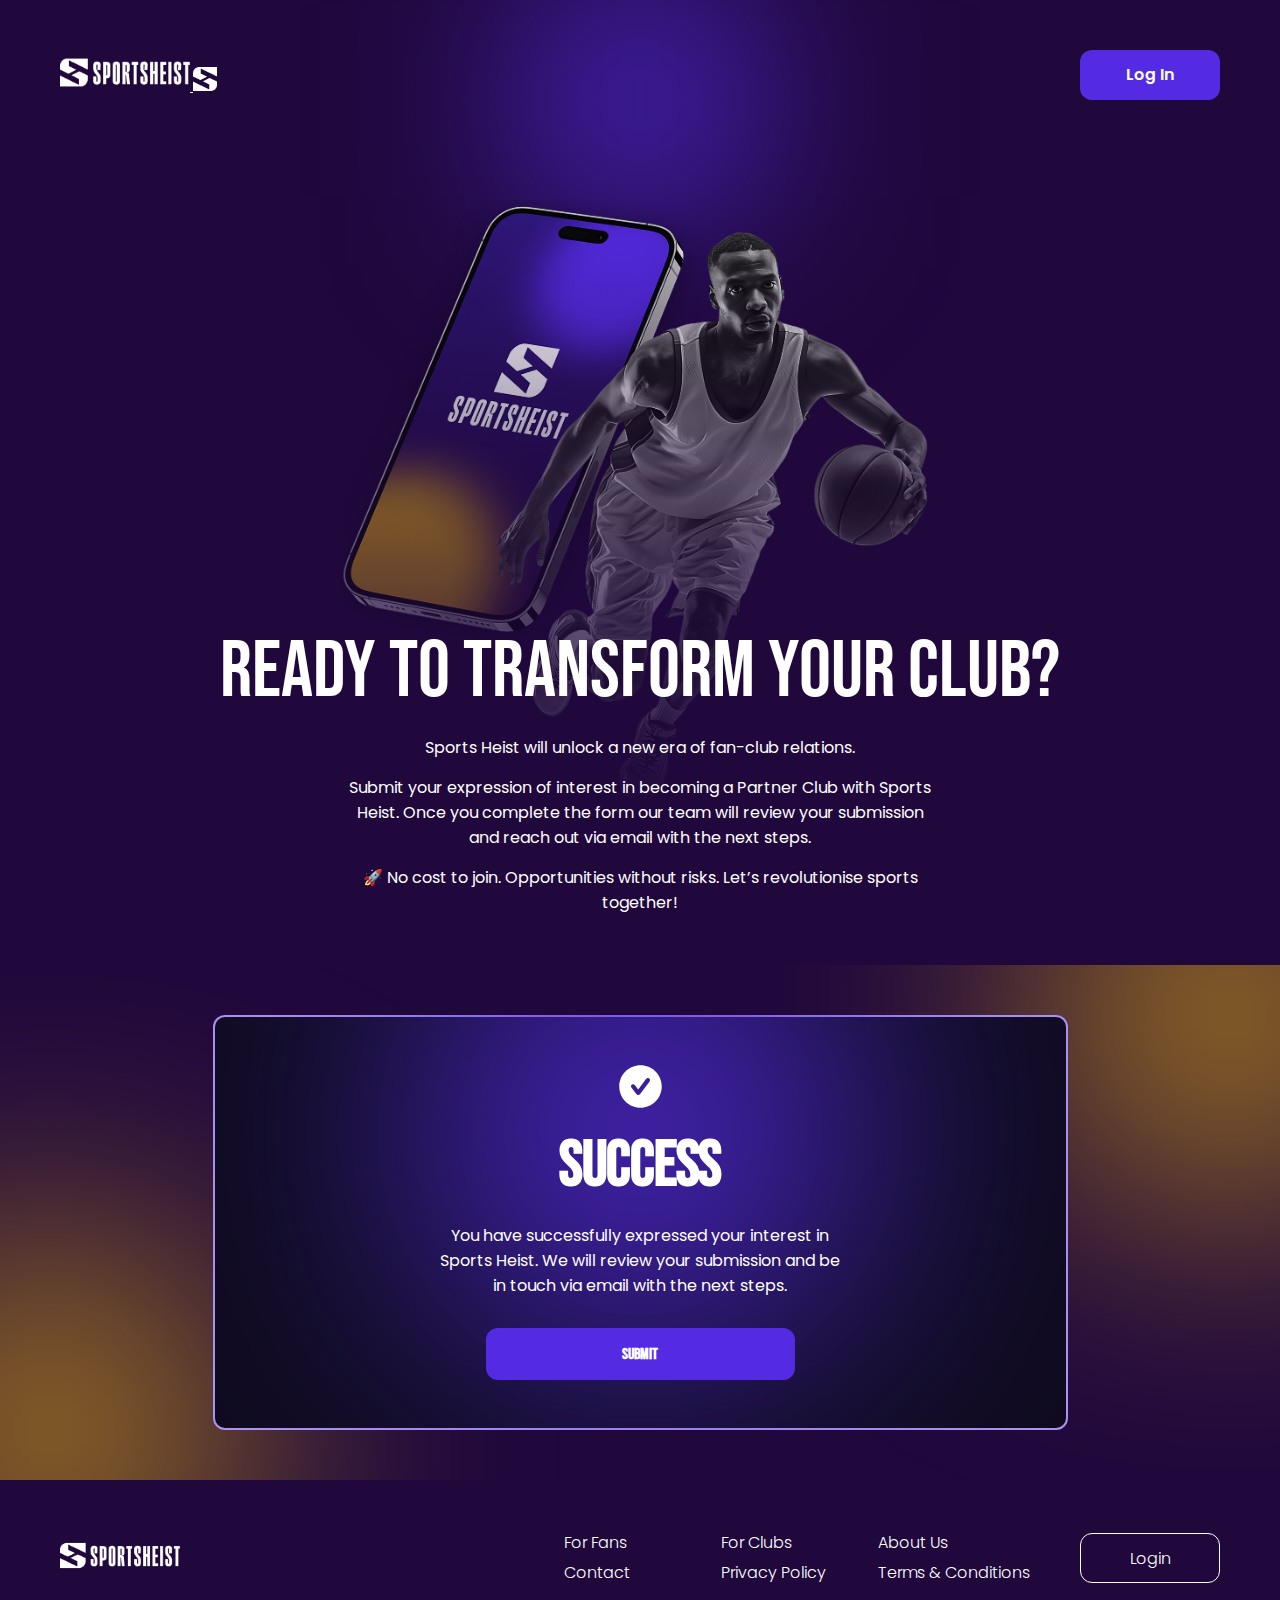
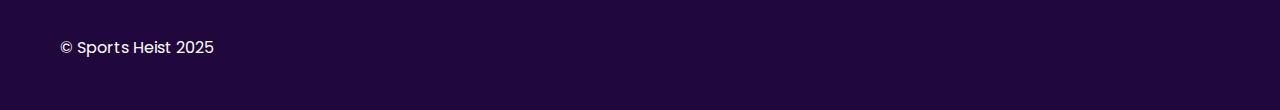
<file: success.html>
<!DOCTYPE html>
<html lang="en">

<head>
    <meta charset="UTF-8" />
    <meta name="viewport" content="width=device-width, initial-scale=1.0" />
    <title>Sportsheist</title>
    <link rel="stylesheet" href="Css/style.css" />
    <link rel="stylesheet" href="Css/success/success.css" />

    <!-- Mobile CSS -->
    <link rel="stylesheet" href="Css/success/mobile-480.css" media="screen and (max-width: 767px)" />

    <!-- Tablet CSS -->
    <link rel="stylesheet" href="Css/success/tablet-768.css"
        media="screen and (min-width: 768px) and (max-width: 1023px)" />

    <link rel="preconnect" href="https://fonts.googleapis.com" />
    <link rel="preconnect" href="https://fonts.gstatic.com" crossorigin />
    <link href="https://fonts.googleapis.com/css2?family=Bebas+Neue&display=swap" rel="stylesheet" />
    <link
        href="https://fonts.googleapis.com/css2?family=Poppins:ital,wght@0,100;0,200;0,300;0,400;0,500;0,600;0,700;0,800;0,900;1,100;1,200;1,300;1,400;1,500;1,600;1,700;1,800;1,900&display=swap"
        rel="stylesheet" />
</head>

<body>

    <div class="blur-topcenter"></div>


    <!--! Header Section -->
    <div class="header">
        <div class="container">
            <!-- Navbar -->
            <nav class="navbar">
                <div class="logo">
                    <a href="index.html">
                        <img src="Assets/Images/Logo.png" class="logo-desktop" width="130px" alt="Sportsheist Logo" />
                        <img class="logo-mobile" src="Assets/Images/logo icon mb.png" alt="">
                    </a>
                </div>
                <ul class="nav-links">
                    <li><a class="active" href="index.html">Home</a></li>
                    <li><a href="for-fans.html">For Fans</a></li>
                    <li><a href="#for-clubs">For Clubs</a></li>
                    <li><a href="about-us.html">About Us</a></li>
                    <li><a class="nav-links-login" href="#login">Login</a></li>
                </ul>
                <div class="nav-buttons">
                    <button style="font-weight: 600 !important;" class="login-btn btn-primary">Log In</button>
                </div>
                <div class="hambarger-menu">
                    <span></span>
                    <span></span>
                    <span></span>
                </div>
            </nav>

        </div>
    </div>

    <!-- !Ready to Transform -->
    <section class="read-to-transform">
        <div class="container">
            <div class="img-wrapper">

                <img class="ready-to-take-your-club-img"
                    src="Assets/Images/express-your-interest/express-your-interest.png" alt="">
            </div>
            <h1 class="title">Ready to Transform your club?</h1>
            <p class="sub-title" style="font-family: Poppins; max-width: 600px;">
                Sports Heist will unlock a new era of fan-club relations.
            </p>
            <p class="sub-title" style="font-family: Poppins; max-width: 600px;">
                Submit your expression of interest in becoming a Partner Club with Sports Heist. Once you complete the
                form
                our team will review your submission and reach out via email with the next steps.
            </p>
            <p class="sub-title" style="font-family: Poppins; max-width: 600px;">
                🚀 No cost to join. Opportunities without risks. Let’s revolutionise sports together!
            </p>
        </div>
    </section>

    <!-- !Success -->
    <section class="success">

        <div class="container">
            <div class="blur-topleft"></div>
            <div class="blur-bottomright"></div>

            <div class="form-container">
                <div class="form-box">
                    <svg width="43" height="43" viewBox="0 0 43 43" fill="none" xmlns="http://www.w3.org/2000/svg">
                        <path fill-rule="evenodd" clip-rule="evenodd"
                            d="M0.25 21.5C0.25 9.76395 9.76395 0.25 21.5 0.25C27.1359 0.25 32.5409 2.48883 36.526 6.47398C40.5112 10.4591 42.75 15.8641 42.75 21.5C42.75 33.236 33.236 42.75 21.5 42.75C9.76395 42.75 0.25 33.236 0.25 21.5ZM20.9263 29.1712L30.6375 16.4212V16.3575C31.1006 15.7501 31.2045 14.9419 30.9101 14.2371C30.6157 13.5324 29.9676 13.0383 29.2101 12.9409C28.4526 12.8435 27.7006 13.1576 27.2375 13.765L19.205 24.39L15.7413 19.97C15.2743 19.3702 14.5229 19.0651 13.7701 19.1696C13.0172 19.2741 12.3773 19.7722 12.0913 20.4765C11.8054 21.1807 11.9168 21.984 12.3837 22.5837L17.5688 29.1925C17.9742 29.7057 18.5935 30.0035 19.2475 30C19.9052 29.9984 20.5251 29.6924 20.9263 29.1712Z"
                            fill="white" />
                    </svg>

                    <div class="form-bg"></div>
                    <h2 class="form-title">Success</h2>
                    <p class="sub-title" style="font-family: Poppins; max-width: 400px; text-align: center;">
                        You have successfully expressed your interest in Sports Heist. We will review your submission
                        and be in touch via email with the next steps.
                    </p>
                    <button type="submit" class="btn">Submit</button>

                </div>
            </div>

        </div>
    </section>


    <!-- ! Footer Section -->
    <footer class="footer">
        <div class="container">
            <div class="footer-left">
                <img src="Assets/Images/Logo.png" alt="Sportsheist Logo" width="120px" />
                <!-- <p style="font-family: Poppins; max-width: 300px; margin-top: 20px;">
                    © 2024 Sports Heist. All rights reserved.
                </p> -->
                <button class="btn-outline-white footer-login-1">Login</button>
            </div>
            <div class="footer-right">
                <ul class="footer-links">
                    <li><a href="#for-fans">For Fans</a></li>
                    <li><a href="#for-clubs">For Clubs</a></li>
                    <li><a href="#about-us">About Us</a></li>
                    <li><a href="#contact-us">Contact</a></li>
                    <li><a href="#privacy-policy">Privacy Policy</a></li>
                    <li><a href="#terms-and-conditions">Terms & Conditions</a></li>
                </ul>
                <button class="btn-outline-white footer-login-2">Login</button>

            </div>
        </div>
        <div class="container credits">
            <p style="font-family: Poppins">
                © Sports Heist 2025
            </p>
        </div>
    </footer>

    <script src="Js/navbar.js"></script>

    <!-- ! -->
</body>

</html>
</file>
<file: Css/style.css>
* {
    margin: 0;
    padding: 0;
    box-sizing: border-box;
    font-family: "Bebas Neue", sans-serif;
    color: white;
}

body {
    overflow-x: hidden;
    background-color: #20083D;
}

:root {
    --primary-color: #542BE2;
    --secondary-color: #DFAA11;
}

/* Global Components */
.container {
    max-width: 1200px !important;
    margin: 0 auto;
    padding: 50px 20px;
}

.title {
    font-size: 80px;
    font-weight: 500;
}

section {
    margin-top: 50px;
}

.btn-primary {
    display: block;
    border: none;
    outline: none;
    text-decoration: none;
    background-color: var(--primary-color);
    color: white;
    font-size: 16px;
    font-family: "Poppins", sans-serif;
    font-weight: 300;
    width: 140px;
    height: 50px;
    line-height: 50px;
    text-align: center;
    border-radius: 12px;
    cursor: pointer;
}

.btn-outline-white {
    display: block;
    border: 1px solid white;
    outline: none;
    text-decoration: none;
    background-color: transparent;
    color: white;
    font-size: 16px;
    font-family: "Poppins", sans-serif;
    font-weight: 300;
    width: 140px;
    height: 50px;
    line-height: 50px;
    text-align: center;
    border-radius: 12px;
    cursor: pointer;
}

/* ! navbar */

.navbar .nav-links.active {
    display: flex;
}

.hambarger-menu.active span:nth-child(1) {
    transform: rotate(45deg) translate(5px, 5px);
    transition: 0.5s all;
}

.hambarger-menu.active span:nth-child(2) {
    opacity: 0;
    transition: 0.5s all;
}

.hambarger-menu.active span:nth-child(3) {
    transform: rotate(-45deg) translate(5px, -5px);
    transition: 0.5s all;
}

/* !diamond border  */
.diamond-b {
    width: 250px;
    height: 7px;
    background: linear-gradient(to bottom right, #AF97FF 0%, rgba(199, 164, 248, 0.00) 50%) bottom right / 50% 50% no-repeat, linear-gradient(to bottom left, #AF97FF 0%, rgba(199, 164, 248, 0.00) 50%) bottom left / 50% 50% no-repeat, linear-gradient(to top left, #AF97FF 0%, rgba(199, 164, 248, 0.00) 50%) top left / 50% 50% no-repeat, linear-gradient(to top right, #AF97FF 0%, rgba(199, 164, 248, 0.00) 50%) top right / 50% 50% no-repeat;
    margin: 20px auto;
}

@media screen and (max-width: 767px) {
    .diamond-b {
        width: 200px;
    }
}

/* footer */
@media screen and (max-width: 767px) {


    .footer-right {
        width: 100% !important;
    }

    .footer .footer-links {
        grid-template-columns: repeat(3, 1fr) !important;
        /* display: none !important; */
        font-size: 10px;
        gap: 5px !important;
    }
}

@media screen and (min-width: 1024px) {
    .hero__title {
        font-weight: normal !important;
        line-height: 85px !important;
    }

    .why__sportsheist__title {
        font-size: 128px;
    }

    .how__werre__chain__title,
    .choose__your_path__title, .how__it__work__title {
        font-weight: normal;
        font-size: 96px;
    }

    .choose__your_path__sub_title {
        font-family: Poppins;
        max-width: 700px;
        font-size: 24px;
        font-weight: 500;
    }

    .forclubfanstitle {
        font-size: 96px;
        font-weight: normal;
    }

    .horizontal-images_title {
        font-size: 128px;
        line-height: 120px;
        font-weight: normal !important;
    }

    .horizontal-images_sub-title {
        font-weight: 400;
    }

    .partnership__title {
        font-size: 64px;
    }

    .partnershipbtn {
         width: 230px ;
    }

    .get-started__title {
        font-size: 70px !important;
    }

    .ready-title {
        font-size: 96px !important;
    }

    .ready-to-take-your-clubwatch {
        font-size: 48px !important;
    }

    .read___btn {
        width: 298px;
        height: 52px;
    }

}
</file>
<file: Css/about-us/about-us.css>
/* ! Header Styles */
.header {
    width: 100%;
    background: linear-gradient(to right, #0F0B1E, #20083D);
    position: relative;
    overflow: hidden;
    z-index: 1;
}

.navbar {
    display: flex;
    justify-content: space-between;
    align-items: center;
    color: white;
}

.navbar .nav-links {
    display: flex;
    background-color: #EDF0F533;
    border-radius: 12px;
    padding: 5px;
    height: 50px;
}

.nav-links li {
    list-style: none;
}

.nav-links li a {
    display: block;
    text-decoration: none;
    color: white;
    font-size: 16px;
    font-family: "Poppins", sans-serif;
    font-weight: 300;
    width: 140px;
    height: 100%;
    display: flex;
    align-items: center;
    justify-content: center;
}

.nav-links .nav-links-login {
    display: none;
}

.nav-links .active {
    color: #FFFFFF;
    background-color: var(--secondary-color);
    border-radius: 12px;
    font-weight: 500;
}

.hambarger-menu {
    display: flex;
    flex-direction: column;
    cursor: pointer;
    gap: 5px;
    width: 40px;
    height: 40px;
    border: 0.5px solid rgba(255, 255, 255, 0.395);
    display: flex;
    align-items: center;
    justify-content: center;
    border-radius: 5px;
    display: none;
}

.hambarger-menu span {
    width: 20px;
    height: 2px;
    background-color: white;
    border-radius: 2px;
}


.hero-section {
    margin-top: 80px !important;
    display: flex;
    align-items: center;
    gap: 50px;
}

.hero-text {
    gap: 20px;
    display: flex;
    flex-direction: column;
}

.hero-text,
.hero-image {
    flex: 1;
}

.hero-image img {
    width: 100%;
    height: auto;
}

.hero-section .blur-topleft {
    position: absolute;
    width: 300px;
    height: 300px;
    background: #542BE2;
    filter: blur(150px);
    top: -100px;
    left: -100px;
    z-index: -1;
    /* opacity: 0.7; */
}

.hero-section .blur-bottomright {
    position: absolute;
    width: 300px;
    height: 300px;
    background: #DFAA11;
    filter: blur(150px);
    bottom: -100px;
    right: -100px;
    z-index: -1;
    /* opacity: 0.9; */
}

/* ! What is Sports Heist? */
.what-is-sports-heist {
    width: 100%;
    margin-top: 0px !important;
    height: fit-content;
    background-repeat: no-repeat;
    background-size: cover;
    background-position: center;
    background-image: url('../../Assets/Images/about-us/what-is-sports-heist.png');
}

.what-is-sports-heist p {
    max-width: 400px;
}

.what-is-sports-heist .content p:nth-child(2) {
    margin-bottom: 20px !important;
}

/* ! ABOUT DIGITAL SPORTS CLUBS LABS */
.about-digital-sports-club-labs .container {
    display: flex;
    align-items: center;
    justify-content: center;
}

.about-digital-sports-club-labs .container .left,
.right {
    flex: 1;
}

.about-digital-sports-club-labs .left {
    position: relative;
    z-index: 1;
}

.about-digital-sports-club-labs .left img {
    width: 100%;
}

.about-digital-sports-club-labs .right h1, p{
    margin-bottom: 20px !important;
}

.about-digital-sports-club-labs .blur-center {
    position: absolute;
    width: 400px;
    height: 400px;
    background: #542BE2;
    filter: blur(100px);
    top: 50%;
    left: 50%;
    transform: translate(-50%, -50%);
    z-index: -1;
}

/* ! What We Do at DSC Labs: */
.what-we-do-at-dsc-labs {
    z-index: 1;
    position: relative;
}

.what-we-do-at-dsc-labs>div h1,
.what-we-do-at-dsc-labs>div h2,
.what-we-do-at-dsc-labs>div h3,
.what-we-do-at-dsc-labs>div p {
    font-family: "Poppins", sans-serif;
}

.what-we-do-at-dsc-labs .title {
    text-align: center;
    font-family: "Bebas Neue", sans-serif;
}

.what-we-do-at-dsc-labs .grid {
    display: grid;
    grid-template-columns: 1fr 1fr 1fr;
    grid-template-rows: 01fr 1fr;
    grid-template-areas:
        "card1 image card3"
        "card2 image card4";
    gap: 50px;
}

.what-we-do-at-dsc-labs .image {
    grid-area: image;
}

.what-we-do-at-dsc-labs .card1 {
    display: flex;
    flex-direction: column;
    gap: 15px;
    grid-area: card1;
}

.what-we-do-at-dsc-labs .card2 {
    display: flex;
    flex-direction: column;
    gap: 15px;
    grid-area: card2;
}

.what-we-do-at-dsc-labs .card3 {
    display: flex;
    flex-direction: column;
    gap: 15px;
    grid-area: card3;
}

.what-we-do-at-dsc-labs .card4 {
    display: flex;
    flex-direction: column;
    gap: 15px;
    grid-area: card4;
}

.what-we-do-at-dsc-labs .blur-center {
    position: absolute;
    width: 400px;
    height: 400px;
    background: #542BE2;
    filter: blur(100px);
    top: 50%;
    left: 50%;
    transform: translate(-50%, -50%);
    z-index: -1;
}

.what-we-do-at-dsc-labs img {
    width: 100%;
    height: auto;
}

/* ! Why Sports Heist? */
.why-sportsheist {
    position: relative;
    z-index: 1;
    /* overflow: hidden; */
}

.why-sportsheist .blur-wrapper {
    width: 100%;
    height: 100%;
    position: absolute;
    top: 0px;
    left: 0px;
    overflow: hidden;
}

.why-sportsheist .blur-wrapper-bottom {
    width: 100%;
    height: 100%;
    position: absolute;
    bottom: 0px;
    left: 0px;
    overflow: hidden;
}

.why-sportsheist .title:nth-child(1),
.sub-title {
    text-align: center;
}

.why-sportsheist .cards {
    /* background-color: #0F0B1E; */
    position: relative;
    z-index: 1;
    margin-top: 100px;
    /* overflow: hidden; */
}

.blur-bottomcenter {
    position: absolute;
    width: 200px;
    height: 200px;
    background: #DFAA11;
    filter: blur(100px);
    bottom: -100px;
    left: 50%;
    transform: translateX(-50%);
    z-index: -1;
}

.blur-bottomcenter-main {
    position: absolute;
    width: 300px;
    height: 300px;
    background: #542BE2;
    filter: blur(100px);
    top: 250px;
    left: 50%;
    transform: translateX(-50%);
    z-index: -5;
}

.why-sportsheist .cards .container {
    display: flex;
    gap: 30px;
    margin-top: 30px;
    justify-content: center;
    flex-wrap: wrap;
    min-height: 300px;
    align-items: center;
    text-align: center;
}

.why-sportsheist .vr {
    width: 2px;
    height: 200px;
    background-color: white;
}

.why-sportsheist .cards .card1,
.why-sportsheist .cards .card2 {
    display: flex;
    flex-direction: column;
    align-items: center;
    text-align: center;
    gap: 0px;
    flex: 1;
    position: relative;
    background-color: #0F0B1E;
    z-index: -1;
    padding: 20px;
    border-radius: 5px;
      background: linear-gradient(#0F0B1E, #0F0B1E) padding-box,
        linear-gradient(to bottom right, #AA95F0, #542BE2, #20083D) border-box;
    border-radius: 12px;
    /* Example for a highly rounded border */
    border: 1.4px solid transparent;
    min-height: 200px;
    max-height: 270px;
}

.why-sportsheist .cards .card1 h1 {
    font-size: 40px;
    color: white !important;

}
.why-sportsheist .cards .card2 h1 {
    font-size: 40px;
    color: white !important;
}

.why-sportsheist img {
    position: absolute;
    left: 50%;
    transform: translateX(-50%);
    z-index: -1;

}

.why-sportsheist .img1 {
    top: -140px;
    width: 80%;
}

.why-sportsheist .img2 {
    top: -130px;
    width: 90%;

}

/* ! Join the Sports Revolution */
.join-the-sport-revo {
    background-color: #0F0B1E;
    margin-top: 200px;
    position: relative;
    /* z-index: 1; */
}

.join-the-sport-revo .container {
    display: flex;
    gap: 20px;
    align-items: center;
    justify-content: center;
    flex-direction: column;
    text-align: center;
    position: relative;
    z-index: 1;
}

.join-the-sport-revo .container::after {
    content: "";
    position: absolute;
    top: 0;
    left: 0;
    width: 100%;
    height: 100%;
    background: linear-gradient(0.01deg, #0F0B1E 29.74%, rgba(15, 11, 30, 0) 99.99%);
    filter: blur(50px);
    z-index: -1;
}

.join-the-sport-revo .ready-to-take-your-club-img {
    position: absolute;
    left: 50%;
    transform: translateX(-50%);
    max-width: 300px;
    top: -200px;
    z-index: -1;
}

.join-the-sport-revo .blur-topcenter {
    position: absolute;
    width: 70%;
    height: 100px;
    background: #DFAA11;
    filter: blur(60px);
    top: -40px;
    left: 50%;
    transform: translateX(-50%);
    z-index: -2;

}

.join-the-sport-revo .btn-group {
    display: flex;
    align-items: center;
    gap: 10px;
}

/* !Footer */
.footer .container {
    display: flex;
    justify-content: space-between;
    align-items: center;
}

.footer .footer-links {
    display: grid;
    gap: 5px;
    grid-template-columns: repeat(3, 1fr);
    grid-template-rows: repeat(2, auto);
    list-style-type: none;
}

.footer .footer-links li a {
    display: block;
    text-decoration: none;
    color: white;
    font-family: "Poppins", sans-serif;
    font-weight: 300;
}

.footer .credits {
    padding-top: 0px;
}

.footer .footer-right {
    display: flex;
    gap: 50px;
    align-items: center;
}

.footer .footer-login-1 {
    display: none;
}

.footer .footer-login-2 {
    display: block;
}
</file>
<file: Css/about-us/mobile-480.css>
/* !Global */
.title {
    font-size: 50px;
}

.navbar {
    border: 0.5px solid rgba(255, 255, 255, 0.395);
    border-radius: 12px;
    height: 70px;
    padding: 0 15px;
}

.hambarger-menu {
    display: flex;
}

.navbar .nav-buttons {
    display: none;
}

.navbar .nav-links {
    position: fixed;
    top: 150px;
    right: 20px;
    min-width: 230px;
    height: fit-content;
    background-color: #0F0B1E;
    flex-direction: column;
    gap: 20px;
    padding: 20px 20px;
    display: none;
    z-index: 100;
}

.nav-links li {
    width: 100%;
}

.nav-links li a {
    width: 100%;
    justify-content: left;
    height: 50px;
    padding-left: 20px;
}

.nav-links .nav-links-login {
    display: block;
}

.hero-section {
    flex-direction: column;
    text-align: center;
    gap: 20px;
}

.hero-text {
    align-items: center;
}

.hero-text p {
    font-size: 15px !important;
}

/* ! What is Sports Heist? */

/* ! ABOUT DIGITAL SPORTS CLUBS LABS */

/* ! What We Do at DSC Labs: */

/* ! Why Sports Heist? */

/* ! Join the Sports Revolution */

/* !Footer */
.footer .container {
    flex-direction: column;
    gap: 50px;
}

.footer .footer-login-1 {
    display: block;
}

.footer .footer-login-2 {
    display: none;
}

.footer .footer-left {
    display: flex;
    align-items: center;
    justify-content: space-between;
    width: 100%;
}
</file>
<file: Css/about-us/tablet-768.css>
/* !Global */
.title {
    font-size: 50px;
}

.navbar {
    border: 0.5px solid rgba(255, 255, 255, 0.395);
    border-radius: 12px;
    height: 70px;
    padding: 0 15px;
}

.hambarger-menu {
    display: flex;
}


.navbar 
.nav-buttons {
    display: none;
}


.navbar .nav-links {
    position: fixed;
    top: 150px;
    right: 20px;
    min-width: 230px;
    height: fit-content;
    background-color: #0F0B1E;
    flex-direction: column;
    gap: 20px;
    padding: 20px 20px;
    display: none;
    z-index: 100;
}

.nav-links li {
    width: 100%;
}

.nav-links li a {
    width: 100%;
    justify-content: left;
    height: 50px;
    padding-left: 20px;
}

.nav-links .nav-links-login{
    display: block;
}

.hero-section {
    flex-direction: column;
    text-align: center;
    gap: 20px;
}

.hero-text {
    align-items: center;
}

.hero-text p {
    font-size: 15px !important;
}

/* ! What is Sports Heist? */

/* ! ABOUT DIGITAL SPORTS CLUBS LABS */

/* ! What We Do at DSC Labs: */
.what-we-do-at-dsc-labs .grid {
    display: grid;
    grid-template-columns: 1fr 1fr;
    grid-template-rows: 1fr 1fr;
    grid-template-areas:
        "image card1"
        "image card2"
        "image card3"
        "image card4";
    gap: 50px;
}


/* ! Why Sports Heist? */

/* ! Join the Sports Revolution */

/* !footer */
.footer .footer-login-1 {
    display: none;
}
</file>
<file: Css/express-your-interest/express-your-interest.css>
/* ! Header Styles */
.header {
    width: 100%;
    /* background: linear-gradient(to right, #0F0B1E, #20083D); */
    position: relative;
    overflow: hidden;
    z-index: 1;
}

.navbar {
    display: flex;
    justify-content: space-between;
    align-items: center;
    color: white;
}

.navbar .nav-links {
    display: none;
    background-color: #EDF0F533;
    border-radius: 12px;
    padding: 5px;
    height: 50px;
}

.nav-links li {
    list-style: none;
}

.nav-links li a {
    display: block;
    text-decoration: none;
    color: white;
    font-size: 16px;
    font-family: "Poppins", sans-serif;
    font-weight: 300;
    width: 140px;
    height: 100%;
    display: flex;
    align-items: center;
    justify-content: center;
}

.nav-links .nav-links-login {
    display: none;
}

.nav-links .active {
    color: #FFFFFF;
    background-color: var(--secondary-color);
    border-radius: 12px;
    font-weight: 600;
}

.hambarger-menu {
    display: flex;
    flex-direction: column;
    cursor: pointer;
    gap: 5px;
    width: 40px;
    height: 40px;
    border: 0.5px solid rgba(255, 255, 255, 0.395);
    display: flex;
    align-items: center;
    justify-content: center;
    border-radius: 5px;
    display: none;
}

.hambarger-menu span {
    width: 20px;
    height: 2px;
    background-color: white;
    border-radius: 2px;
}


.hero-section {
    margin-top: 80px !important;
    display: flex;
    align-items: center;
    gap: 50px;
}

.hero-text {
    gap: 20px;
    display: flex;
    flex-direction: column;
}

.hero-text,
.hero-image {
    flex: 1;
}

.hero-image img {
    width: 100%;
    height: auto;
}

.blur-topleft {
    position: absolute;
    width: 300px;
    height: 300px;
    background: #DFAA11;
    filter: blur(150px);
    top: -100px;
    right: -100px;
    z-index: -1;
    /* opacity: 0.7; */
}

.blur-bottomright {
    position: absolute;
    bottom: -100px;
    left: -100px;
    width: 300px;
    height: 300px;
    background: #DFAA11;
    filter: blur(150px);
    z-index: -1;
    /* opacity: 0.9; */
}

/* blur */
.blur-topcenter {
    position: absolute;
    width: 200px;
    height: 200px;
    background: #542BE2;
    filter: blur(100px);
top:0px;
left: 50%;
    transform: translatex(-50%);
    z-index: -1;
}

 /* !Ready to Transform */
 .read-to-transform {}

 .read-to-transform .container {
     display: flex;
     flex-direction: column;
     align-items: center;
     text-align: center;
     gap: 15px;
     padding: 0px 50px;
 }

 .img-wrapper {
     width: fit-content;
     height: fit-content;
     margin-bottom: -200px;
     background-image: linear-gradient(to top, #20083D, #fff0);
 }

 .read-to-transform img {
     max-width: 600px;
     position: relative;
     z-index: -1;
 }


 /* !Form */
 .formm {
    width: 100%;
    overflow: hidden;
    position: relative;
    z-index: 1;
 }

 .form-container {
  max-width: 855px;
  margin: 0 auto;
  overflow: hidden;
  
}

.form-box {
    position: relative;
    border: 2px solid #AA95F0;
    border-radius: 12px;
    background: #0F0B1E;
    padding: 2rem;
    z-index: 1;
}

@media (min-width: 768px) {
  .form-box {
    padding: 3rem;
  }
}

.form-bg {
  position: absolute;
  top: -100px;
  left: 50%;
  transform: translateX(-50%);
  width: 413px;
  height: 428px;
  border-radius: 50%;
  background: #542BE2;
  filter: blur(150px);
  opacity: 1;
  z-index: -1;
  pointer-events: none;
}

.form-title {
  font-family: 'Bebas Neue', sans-serif;
  font-size: 48px;
  line-height: 0.86;
  text-align: center;
  text-transform: uppercase;
  letter-spacing: -1.28px;
  margin-bottom: 3rem;
  color: white;
}

@media (min-width: 768px) {
  .form-title {
    font-size: 64px;
  }
}

.form {
  display: flex;
  flex-direction: column;
  gap: 1.75rem;
}

.form-group {
  display: flex;
  flex-direction: column;
  gap: 0.5rem;
}

.form-group label {
  color: white;
  font-weight: 500;
  font-size: 1rem;
  text-transform: capitalize;
  font-family: "Poppins";
}

.input,
.select,
.textarea {
  height: 43px;
  border: 1px solid #AA95F0;
  border-radius: 8px;
  background: #20083D;
  color: white;
  padding: 0 1rem;
  font-family: "Poppins";

  font-size: 0.9rem;
}

.input::placeholder,
.textarea::placeholder {
  color: rgba(165, 165, 165, 0.72);
  font-family: "Poppins";

}

.textarea {
  width: 100%;
  resize: none;
  height: auto;
  padding: 0.75rem 1rem;
}

.form-grid {
  display: grid;
  gap: 1.75rem;
}

@media (min-width: 768px) {
  .form-grid {
    grid-template-columns: repeat(2, 1fr);
  }
}

.phone-wrapper {
  position: relative;
}

.phone-prefix {
  position: absolute;
  top: 50%;
  left: 12px;
  transform: translateY(-50%);
  display: flex;
  align-items: center;
  gap: 0.5rem;
  color: white;
  font-size: 0.9rem;
  font-weight: 500;
}

.phone-input {
  padding-left: 110px;
}

.form-submit {
  display: flex;
  justify-content: center;
  padding-top: 1rem;
}

.btn {
  width: 100%;
  max-width: 309px;
  font-family: "Poppins";

  height: 52px;
  background: #542BE2;
  color: white;
  font-weight: 600;
  font-size: 1rem;
  border: none;
  border-radius: 12px;
  cursor: pointer;
  transition: background 0.2s ease-in-out;
}

.btn:hover {
  background: rgba(84, 43, 226, 0.9);
}


/* !Footer */
.footer .container {
    display: flex;
    justify-content: space-between;
    align-items: center;
}

.footer .footer-links {
    display: grid;
    gap: 5px;
    grid-template-columns: repeat(3, 1fr);
    grid-template-rows: repeat(2, auto);
    list-style-type: none;
}

.footer .footer-links li a {
    display: block;
    text-decoration: none;
    color: white;
    font-family: "Poppins", sans-serif;
    font-weight: 3005
}

.footer .credits {
    padding-top: 0px;
}

.footer .footer-right {
    display: flex;
    gap: 50px;
    align-items: center;
}

.footer .footer-login-1 {
    display: none;
}

.footer .footer-login-2 {
    display: block;
}
</file>
<file: Css/express-your-interest/mobile-480.css>
/* !Global */
.title {
    font-size: 50px;
}

.navbar {
    border: 0.5px solid rgba(255, 255, 255, 0.395);
    border-radius: 12px;
    height: 70px;
    padding: 0 15px;
}

.hambarger-menu {
    display: flex;
}

.navbar .nav-buttons {
    display: none;
}

.navbar .nav-links {
    position: fixed;
    top: 150px;
    right: 20px;
    min-width: 230px;
    height: fit-content;
    background-color: #0F0B1E;
    flex-direction: column;
    gap: 20px;
    padding: 20px 20px;
    display: none;
    z-index: 100;
}

.nav-links li {
    width: 100%;
}

.nav-links li a {
    width: 100%;
    justify-content: left;
    height: 50px;
    padding-left: 20px;
}

.nav-links .nav-links-login {
    display: block;
}

.hero-section {
    flex-direction: column;
    text-align: center;
    gap: 20px;
}

.hero-text {
    align-items: center;
}

.hero-text p {
    font-size: 15px !important;
}

 /* !Ready to Transform */

 /* !Form */

/* !Footer */
.footer .container {
    flex-direction: column;
    gap: 50px;
}

.footer .footer-login-1 {
    display: block;
}

.footer .footer-login-2 {
    display: none;
}

.footer .footer-left {
    display: flex;
    align-items: center;
    justify-content: space-between;
    width: 100%;
}
</file>
<file: Css/express-your-interest/tablet-768.css>
/* !Global */
.title {
    font-size: 50px;
}

.navbar {
    border: 0.5px solid rgba(255, 255, 255, 0.395);
    border-radius: 12px;
    height: 70px;
    padding: 0 15px;
}

.hambarger-menu {
    display: flex;
}


.navbar 
.nav-buttons {
    display: none;
}


.navbar .nav-links {
    position: fixed;
    top: 150px;
    right: 20px;
    min-width: 230px;
    height: fit-content;
    background-color: #0F0B1E;
    flex-direction: column;
    gap: 20px;
    padding: 20px 20px;
    display: none;
    z-index: 100;
}

.nav-links li {
    width: 100%;
}

.nav-links li a {
    width: 100%;
    justify-content: left;
    height: 50px;
    padding-left: 20px;
}

.nav-links .nav-links-login{
    display: block;
}

.hero-section {
    flex-direction: column;
    text-align: center;
    gap: 20px;
}

.hero-text {
    align-items: center;
}

.hero-text p {
    font-size: 15px !important;
}

 /* !Ready to Transform */

 /* !Form */


.footer .footer-login-1 {
    display: none;
}
</file>
<file: Css/for-club/for-club.css>
/* ! Header Styles */
.header {
    width: 100%;
    background: linear-gradient(to right, #0F0B1E, #20083D);
    position: relative;
    /* overflow: hidden; */
    z-index: 1;
}

.header .container {
    /* padding-bottom: 0px !important; */
    padding-bottom: 0px;
}

.header .blur-wrapper {
    /* background-color: rgb(136, 110, 110); */
    height: 100%;
    width: 100%;
    position: absolute;
    overflow: hidden;
    z-index: -1;
}


.navbar {
    display: flex;
    justify-content: space-between;
    align-items: center;
    color: white;
}

.navbar .nav-links {
    display: flex;
    background-color: #EDF0F533;
    border-radius: 12px;
    padding: 5px;
    height: 50px;
}

.nav-links li {
    list-style: none;
}

.nav-links li a {
    display: block;
    text-decoration: none;
    color: white;
    font-size: 16px;
    font-family: "Poppins", sans-serif;
    font-weight: 300;
    width: 140px;
    height: 100%;
    display: flex;
    align-items: center;
    justify-content: center;
    padding: 0 10px;
}

.nav-links .nav-links-login {
    display: none;
}

.nav-links .active {
    color: #FFFFFF;
    background-color: var(--secondary-color);
    border-radius: 12px;
    font-weight: 600;
}

.nav-buttons {
    display: flex;
    gap: 10px;
    padding-right: 20px;
}

.login-btn {
    padding: 0 20px;
}

.hambarger-menu {
    display: flex;
    flex-direction: column;
    cursor: pointer;
    gap: 5px;
    width: 40px;
    height: 40px;
    border: 0.5px solid rgba(255, 255, 255, 0.395);
    display: flex;
    align-items: center;
    justify-content: center;
    border-radius: 5px;
    display: none;
}

.hambarger-menu span {
    width: 20px;
    height: 2px;
    background-color: white;
    border-radius: 2px;
}

/* Animation when menu is active */
.hambarger-menu.active span:nth-child(1) {
    transform: rotate(45deg) translate(5px, 5px);
    transition: 0.5s all;
}

.hambarger-menu.active span:nth-child(2) {
    opacity: 0;
    transition: 0.5s all;
}

.hambarger-menu.active span:nth-child(3) {
    transform: rotate(-45deg) translate(5px, -5px);
    transition: 0.5s all;
}

.hero-section {
  position: relative;
  margin-top: 0px !important;
  min-height: 90vh;
  display: flex;
  align-items: center;
  overflow: hidden;
  /* background: #fff; */
}

.hero-section-container {
  position: relative;
  z-index: 2;
  max-width: 1200px;
  margin: 0 auto;
  width: 100%;
  padding: 0 2rem;
  display: flex;
  align-items: center;
  overflow: hidden;
}

.hero-text {
  max-width: 550px;
  display: flex;
  flex-direction: column;
  gap: 20px;
}

.hero-text .title {
  font-size: 88px;
  line-height: 90px;
}

.hero-image {
    bottom: -20px;
  position: absolute;
  /* top: 50%; */
  right: 0;
  /* transform: translateY(-50%); */
  width: 50vw; /* Half screen */
  height: auto;
  z-index: 1;
}

.hero-image img {
  width: 100%;
  height: auto;
  object-fit: contain;
}

/* RESPONSIVE FIXES */
@media (max-width: 1024px) {
  .hero-section {
    flex-direction: column;
    text-align: center;
  }
  .hero-section-container {
    justify-content: center;
  }
  .hero-image {
    position: relative;
    transform: none;
    width: 80%;
    margin-top: 2rem;
  }
  .hero-text .title {
    font-size: 64px;
    line-height: 70px;
  }
}

@media (max-width: 600px) {
  .hero-text .title {
    font-size: 42px;
    line-height: 46px;
  }
  .hero-image {
    width: 100%;
  }
}

.header .blur-topleft {
    position: absolute;
    width: 500px;
    height: 500px;
    background: #542BE2;
    filter: blur(100px);
    top: -100px;
    left: -100px;
    z-index: -1;
    /* opacity: 0.7; */
}

.header .blur-bottomright {
    position: absolute;
    width: 500px;
    height: 500px;
    background: #DFAA11;
    filter: blur(100px);
    bottom: -100px;
    right: -100px;
    z-index: -1;
    /* opacity: 0.9; */
}

/* !CHALLENGEs */
.challenges {
    /* z-index: 1; */
    margin-top: 300px;
    position: relative;
}

.challenges .blurr {
    position: absolute;
    width: 80%;
    height: 100px;
    background: #542BE2;
    filter: blur(60px);
    top: 0px;
    left: 50%;
    transform: translateX(-50%);
    z-index: -2;
}

.challenges::after {
    content: "";
    position: absolute;
    top: 100px;
    left: 0px;
    height: 600px;
    width: 100%;
    background-color: #0F0B1E;
    z-index: -1;
}

.challenges .title-bar {
    text-align: center;
    position: relative;
    z-index: 1;
}


.challenges .title-bar img {
    position: absolute;
    left: 50%;
    top: 50%;
    transform: translate(-50%, -50%);
    z-index: -1000;
    max-width: 500px;
}

.challenges .container {
    padding: 0px 20px !important;
}

/* Cards */
.challenges .card-container {
    display: flex;
    align-items: center;
    gap: 20px;
    margin-top: 140px;
    z-index: 10;
}

.challenges .card-container .card {
    flex: 1;
    padding: 30px;
    background: linear-gradient(#0F0B1E, #0F0B1E) padding-box,
        linear-gradient(to bottom right, #AA95F0, #542BE2, #20083D) border-box;
    border-radius: 12px;
    /* Example for a highly rounded border */
    border: 1.4px solid transparent;
    min-height: 420px;
    max-height: 420px;
    position: relative;
    z-index: 1;
    overflow: hidden;
}

.challenges .card-container .card .blur {
    position: absolute;
    width: 80%;
    height: 300px;
    background: #532be280;
    filter: blur(40px);
    right: 0px;
    top: -50px;
    /* transform: translateX(-50%); */
    z-index: -1;
}

.challenges .card-container .ctitle {
    font-size: 50px;
    margin-bottom: 10px;
}

.challenges .card-container .cpara {
    font-family: "Poppins";
}

.challenges .card-container .list-wrapper {
    display: flex;
    flex-direction: column;
    gap: 10px;
}

.challenges .card-container .list-wrapper .list {
    display: flex;
    gap: 10px;
    align-items: start;
    font-family: "Poppins";
}

.challenges .card-container .list-wrapper p {
    font-family: 'Poppins';
}

.challenges .card-container .list-wrapper svg {
    min-width: 20px;
}

/* banner */
.challenges .banner-container {
    margin-top: 20px;

}

.challenges .banner {
    display: flex;
    width: 100%;
    /* padding: 30px; */
    background: linear-gradient(#0F0B1E, #0F0B1E) padding-box,
        linear-gradient(to bottom right, #AA95F0, #542BE2, #20083D) border-box;
    border-radius: 12px;
    /* Example for a highly rounded border */
    border: 1.4px solid transparent;
    min-height: 340px;
    position: relative;
    z-index: 1;
}

.challenges .banner .blur {
    position: absolute;
    width: 200px;
    height: 200px;
    background: #dfac11;
    filter: blur(70px);
    left: 50%;
    transform: translate(-50%);
    top: -50px;
    /* transform: translateX(-50%); */
    z-index: -1;
}

.challenges .banner .right {
    display: flex;
    position: relative;
    flex-direction: column;
    gap: 10px;
    align-items: center;
    flex: 1;
    text-align: center;
    justify-content: center;
    overflow: hidden;
    padding: 30px;
}

.challenges .banner .left {
    flex: 1;
    display: flex;
    justify-content: center;
}

.challenges .banner .left img {
    margin-top: -100px;
}

.challenges .banner .btitle {
    font-size: 80px;
}

.challenges .banner .bpara {
    max-width: 300px;
    /* display: none; */
    font-weight: 300 !important;
    font-family: "Poppins";
}

.challenges .banner .btn-primary {
    width: 300px !important;
    margin-top: 10px;
}


/* !Harness fan energy to strengthen your club */
.harness-fan-energy-to-strengthen-your-club {
    overflow: hidden;
}

.harness-fan-energy-to-strengthen-your-club .container {
    display: flex;
    align-items: center;
    justify-content: center;
    flex-direction: row-reverse;
}

.harness-fan-energy-to-strengthen-your-club .container .left,
.right {
    flex: 1;
}

.harness-fan-energy-to-strengthen-your-club .left {
    position: relative;
    z-index: 1;
}

.harness-fan-energy-to-strengthen-your-club .left img {
    width: 100%;
}

.harness-fan-energy-to-strengthen-your-club .right h1,
p {
    margin-bottom: 20px !important;
}

.harness-fan-energy-to-strengthen-your-club .blur-center {
    position: absolute;
    width: 400px;
    height: 400px;
    background: #542BE2;
    filter: blur(100px);
    top: 50%;
    left: 50%;
    transform: translate(-50%, -50%);
    z-index: -1;
}

/* !SPORTS HEIST ENABLES CLUBS TO */
.sports-heist-enable {
    font-family: Arial, sans-serif;
    color: white;
    /* padding: 60px 20px; */
    text-align: center;
}

.sports-heist-enable h2 {
    font-size: 28px;
    margin-bottom: 40px;
    text-transform: uppercase;
    font-weight: bold;
}

.sports-heist-enable .cards {
    display: flex;
    flex-wrap: wrap;
    justify-content: center;
    gap: 20px;
}

.sports-heist-enable .card {
    flex: 1;
    /* max-width: 300px; */
    background: radial-gradient(circle at top, rgba(170, 149, 240, 0.25), rgba(15, 11, 30, 0.9));
    border: 2px solid #aa95f0;
    border-radius: 12px;
    padding: 30px 20px;
    backdrop-filter: blur(10px);
    -webkit-backdrop-filter: blur(10px);
    transition: transform 0.3s ease, box-shadow 0.3s ease;
    background: linear-gradient(#0F0B1E, #0F0B1E) padding-box,
        linear-gradient(to bottom right, #AA95F0, #542BE2, #20083D) border-box;
    border-radius: 12px;
    /* Example for a highly rounded border */
    border: 1.4px solid transparent;
    position: relative;
    overflow: hidden;
    font-family: "poppins" !important;
}

.sports-heist-enable .icon {
    width: 40px;
    height: 40px;
    margin: 0 auto 20px;
    background: yellow;
    /* Placeholder - replace with SVG */
    border-radius: 50%;
}

.sports-heist-enable .card p {
    font-size: 16px;
    font-family: "poppins" !important;

    line-height: 1.5;
}

.sports-heist-enable .bottom-text {
    margin: 40px 0 20px;
    font-size: 18px;
    font-family: "poppins" !important;

}

.sports-heist-enable .btn {
    display: inline-block;
    padding: 12px 30px;
    background: #542BE2;
    color: white;
    font-weight: bold;
    border-radius: 8px;
    font-family: "poppins" !important;

    text-decoration: none;
    transition: background 0.3s ease;
}

.sports-heist-enable .card .blur {
    position: absolute;
    width: 80%;
    height: 70%;
    background: #532be280;
    filter: blur(40px);
    right: 0px;
    top: -50px;
    /* transform: translateX(-50%); */
    z-index: -1;
}


/* !Monetise Fan Engagement */
.monetise-fan-engagments {
    overflow: hidden;
}

.monetise-fan-engagments .container {
    display: flex;
    align-items: center;
    justify-content: center;
    gap: 50px;
    /* flex-direction: row-reverse; */
}

.monetise-fan-engagments .container .left,
.right {
    flex: 1;
}

.monetise-fan-engagments .left {
    position: relative;
    z-index: 1;
}

.monetise-fan-engagments .left img {
    width: 100%;
}

.monetise-fan-engagments .right h1,
p {
    margin-bottom: 20px !important;
}

.monetise-fan-engagments .blur-center {
    position: absolute;
    width: 400px;
    height: 400px;
    background: #542BE2;
    filter: blur(100px);
    top: 50%;
    left: 50%;
    transform: translate(-50%, -50%);
    z-index: -1;
}

/* !How it works: */

/* !More engagement = More revenue */

/* !Leverage the Power of Data */
.leverage-the-power-of-data {
    z-index: 1;
    position: relative;
}

.leverage-the-power-of-data>div h1,
.leverage-the-power-of-data>div h2,
.leverage-the-power-of-data>div h3,
.leverage-the-power-of-data>div p {
    font-family: "Poppins", sans-serif;
}

.leverage-the-power-of-data .title {
    text-align: center;
    font-family: "Bebas Neue", sans-serif;
}

.leverage-the-power-of-data .grid {
    display: grid;
    grid-template-columns: 1fr 1fr 1fr;
    grid-template-rows: 01fr 1fr;
    grid-template-areas:
        "card1 image card3"
        "card2 image card4";
    gap: 50px;
}

.leverage-the-power-of-data .image {
    grid-area: image;
}

.leverage-the-power-of-data .card1 {
    display: flex;
    flex-direction: column;
    gap: 15px;
    grid-area: card1;
    align-items: center;
    text-align: center;
}

.leverage-the-power-of-data .card2 {
    display: flex;
    flex-direction: column;
    gap: 15px;
    grid-area: card2;
    align-items: center;
    text-align: center;

}

.leverage-the-power-of-data .card3 {
    display: flex;
    flex-direction: column;
    gap: 15px;
    grid-area: card3;
    align-items: center;
    text-align: center;

}

.leverage-the-power-of-data .card4 {
    display: flex;
    flex-direction: column;
    gap: 15px;
    grid-area: card4;
    align-items: center;
    text-align: center;

}

.leverage-the-power-of-data .blur-center {
    position: absolute;
    width: 200px;
    height: 200px;
    background: #542BE2;
    filter: blur(100px);
    top: 50%;
    left: 50%;
    transform: translate(-50%, -50%);
    z-index: -1;
}

.leverage-the-power-of-data img {
    width: 100%;
    height: auto;
}

.leverage-the-power-of-data .bottom-text {
    margin: 40px 0 20px;
    font-size: 18px;
    font-family: "poppins" !important;

}

.leverage-the-power-of-data .btn {
    display: inline-block;
    padding: 12px 30px;
    background: #542BE2;
    color: white;
    font-weight: bold;
    border-radius: 8px;
    font-family: "poppins" !important;
    text-decoration: none;
    transition: background 0.3s ease;
    text-align: center;
}

.leverage-the-power-of-data .bottom-wrapper {
    display: flex;
    flex-direction: column;
    align-items: center;
    gap: 10px;
    width: 100%;
}

/* !WHAT YOU LEARN */

/* !BOOST CLUB MEMBERSHIPS. INCREASE FAN COMMITMENT. */
.boost-club-ms-inc-fan-com {
    /* z-index: 1; */
    margin-top: 300px;
    position: relative;
}

.boost-club-ms-inc-states-img {
    /* max-height: 500px; */
    width: 100%;
    position: absolute;
    left: 50%;
    transform: translateX(-50%);
    top: -300px;
    z-index: -1;
}

.boost-club-ms-inc-fan-com .blurr {
    position: absolute;
    width: 80%;
    height: 100px;
    background: #542BE2;
    filter: blur(60px);
    top: 0px;
    left: 50%;
    transform: translateX(-50%);
    z-index: -2;
}

.boost-club-ms-inc-fan-com::after {
    content: "";
    position: absolute;
    top: 100px;
    left: 0px;
    height: 600px;
    width: 100%;
    background-color: #0F0B1E;
    z-index: -1;
}

.boost-club-ms-inc-fan-com .title-bar {
    text-align: center;
    position: relative;
    z-index: 1;
}


.boost-club-ms-inc-fan-com .title-bar img {
    position: absolute;
    left: 50%;
    top: 50%;
    transform: translate(-50%, -50%);
    z-index: -1000;
    max-width: 600px;
}

.boost-club-ms-inc-fan-com .container {
    padding: 0px 20px !important;
}

/* Cards */
.boost-club-ms-inc-fan-com .card-container {
    display: flex;
    align-items: center;
    gap: 20px;
    margin-top: 140px;
    z-index: 10;
}

.boost-club-ms-inc-fan-com .card-container .card {
    flex: 1;
    padding: 30px;
    background: linear-gradient(#0F0B1E, #0F0B1E) padding-box,
        linear-gradient(to bottom right, #AA95F0, #542BE2, #20083D) border-box;
    border-radius: 12px;
    /* Example for a highly rounded border */
    border: 1.4px solid transparent;
    min-height: 420px;
    max-height: 420px;
    position: relative;
    z-index: 1;
    overflow: hidden;
}

.boost-club-ms-inc-fan-com .card-container .card .blur {
    position: absolute;
    width: 80%;
    height: 300px;
    background: #532be280;
    filter: blur(40px);
    right: 0px;
    top: -50px;
    /* transform: translateX(-50%); */
    z-index: -1;
}

.boost-club-ms-inc-fan-com .card-container .ctitle {
    font-size: 50px;
    margin-bottom: 10px;
}

.boost-club-ms-inc-fan-com .card-container .cpara {
    font-family: "Poppins";
}

.boost-club-ms-inc-fan-com .card-container .list-wrapper {
    display: flex;
    flex-direction: column;
    gap: 10px;
}

.boost-club-ms-inc-fan-com .card-container .list-wrapper .list {
    display: flex;
    gap: 10px;
    align-items: start;
    font-family: "Poppins";
}

.boost-club-ms-inc-fan-com .card-container .list-wrapper p {
    font-family: 'Poppins';
}

.boost-club-ms-inc-fan-com .card-container .list-wrapper svg {
    min-width: 20px;
}

/* banner */
.boost-club-ms-inc-fan-com .banner-container {
    margin-top: 20px;

}

.boost-club-ms-inc-fan-com .banner {
    display: flex;
    width: 100%;
    /* padding: 30px; */
    background: linear-gradient(#0F0B1E, #0F0B1E) padding-box,
        linear-gradient(to bottom right, #AA95F0, #542BE2, #20083D) border-box;
    border-radius: 12px;
    /* Example for a highly rounded border */
    border: 1.4px solid transparent;
    min-height: 340px;
    position: relative;
    z-index: 1;
}

.boost-club-ms-inc-fan-com .banner .blur {
    position: absolute;
    width: 80%;
    height: 300px;
    background: #dfac1131;
    filter: blur(40px);
    right: 0px;
    /* top: -50px; */
    /* transform: translateX(-50%); */
    z-index: -1;
}

.boost-club-ms-inc-fan-com .banner .right {
    display: flex;
    flex-direction: column;
    gap: 10px;
    align-items: center;
    flex: 1;
    text-align: center;
    justify-content: center;
    padding: 30px;
}

.boost-club-ms-inc-fan-com .banner .left {
    flex: 1;
    display: flex;
    justify-content: center;
}

.boost-club-ms-inc-fan-com .banner .left img {
    margin-top: -500px;
}

.boost-club-ms-inc-fan-com .banner .btitle {
    font-size: 80px;
}

.boost-club-ms-inc-fan-com .banner .bpara {
    max-width: 300px;
}

.boost-club-ms-inc-fan-com .banner .btn-primary {
    width: 300px !important;
    margin-top: 10px;
}

.boost-club-ms-inc-fan-com .btn {
    display: inline-block;
    padding: 12px 30px;
    background: #542BE2;
    color: white;
    font-weight: bold;
    border-radius: 8px;
    font-family: "poppins" !important;
    text-decoration: none;
    transition: background 0.3s ease;
}

.boost-club-ms-inc-fan-com .bottom-wrapper {
    display: flex;
    flex-direction: column;
    align-items: center;
    gap: 10px;
    margin-top: 50px;
    width: 100%;
}

/* !SIMPLIFY Fan Management */

/* !How it works: */

/* !CLUBS set the rules. */
.rules-section {
    font-family: 'Poppins' !important;
}

.rules-section .wrper {
    background-color: #0d0a1f;
    border-radius: 12px;
    display: flex;
    /* flex-wrap: wrap; */
    align-items: center;
    justify-content: center;
    background: linear-gradient(#0F0B1E, #0F0B1E) padding-box,
        linear-gradient(to bottom right, #AA95F0, #542BE2, #20083D) border-box;
    border-radius: 12px;
    /* Example for a highly rounded border */
    border: 1.4px solid transparent;
    padding: 40px 20px;
}

.rules-content {
    flex: 1;
    /* min-width: 300px;
    max-width: 600px; */
    padding: 20px;
    font-family: 'Poppins' !important;

}

.rules-content h1 {
    font-size: 2rem;
    margin-bottom: 15px;
    font-family: 'Poppins' !important;

}

.rules-content p {
    font-size: 1rem;
    line-height: 1.5;
    margin-bottom: 20px;
    color: #d0d0d0;
    font-family: 'Poppins' !important;

}

.rules-list {
    list-style: none;
    padding: 0;
    margin: 20px 0;
}

.rules-list li {
    display: flex;
    align-items: center;
    margin-bottom: 12px;
    font-size: 1rem;
    font-family: 'Poppins' !important;
    gap: 10px;
    color: #f5f5f5;
}


.rules-list li svg {
    min-width: 20px;
    color: #ffb800;
    flex-shrink: 0;
}

/* .rules-list li::before {
    content: "✔";
    color: #ffb800;
    margin-right: 10px;
    font-weight: bold;
} */

.rules-button {
    display: inline-block;
    margin-top: 20px;
    padding: 12px 24px;
    background-color: #6b46f2;
    font-family: 'Poppins' !important;

    color: white;
    border: none;
    border-radius: 8px;
    font-size: 1rem;
    font-weight: bold;
    text-decoration: none;
    cursor: pointer;
    transition: 0.3s;
}

.rules-button:hover {
    background-color: #4a2fbf;
}

.rules-image {
    flex: 1;
    /* min-width: 300px;
    max-width: 500px; */
    /* padding: 20px; */
    width: 100%;
    text-align: center;
}

.rules-image img {
    /* max-width: 100%; */
    width: 100%;
    height: auto;
    margin-top: -150px;
    border-radius: 12px;
}

@media (max-width: 768px) {
    .rules-section .wrper {
        flex-direction: column-reverse;
        text-align: center;
    }

    .rules-section .wraper2 {
        flex-direction: column;
    }

    .rules-section .wraper2 .rules-image {
        margin-bottom: 50px;
    }

    /* 
.rules-image {
    min-width: 80% !important; 
} */

    .rules-image h1 {
        font-size: 20px;
    }

    .rules-content {
        padding: 0px;
    }

    .rules-content h1 {
        font-size: 20px !important;
        display: none;
        margin-top: 10px;
    }

    .rules-list li {
        text-align: left;
        align-items: start;
    }

    .rules-list li svg {
        min-width: 20px;
    }

    .rules-content p {
        font-size: 10px
    }

    .rules-button {
        font-size: 12px;
    }
}

/* !Protecting clubs from vote manipulation and fraudulent memberships. */

/* !Join Sports Heist At No Cost to Your Club */
.join-sports-heist-nocost {
    background-color: #0F0B1E;
    margin-top: 200px;
    position: relative;
    /* z-index: 1; */
}

.join-sports-heist-nocost .container {
    display: flex;
    gap: 20px;
    align-items: center;
    justify-content: center;
    flex-direction: column;
    text-align: center;
    position: relative;
    z-index: 1;
}

.join-sports-heist-nocost .container::after {
    content: "";
    position: absolute;
    top: 0;
    left: 0;
    width: 100%;
    height: 100%;
    background: linear-gradient(0.01deg, #0F0B1E 29.74%, rgba(15, 11, 30, 0) 99.99%);
    filter: blur(50px);
    z-index: -1;
}

.join-sports-heist-nocost .ready-to-take-your-club-img {
    position: absolute;
    left: 50%;
    transform: translateX(-50%);
    max-width: 300px;
    top: -200px;
    z-index: -1;
}

.join-sports-heist-nocost .blur-topcenter {
    position: absolute;
    width: 70%;
    height: 100px;
    background: #DFAA11;
    filter: blur(60px);
    top: -40px;
    left: 50%;
    transform: translateX(-50%);
    z-index: -2;

}

.join-sports-heist-nocost button {
    width: 300px;
}


.join-chips-container {
    display: grid;
    grid-template-columns: repeat(4, 1fr);
    gap: 20px;
    margin-bottom: 30px;
}

.join-chips-container .chip {
    border-radius: 20px;
    padding: 10px 20px;
    font-family: "Poppins", sans-serif;
    font-weight: 300;
    color: white;
    text-align: center;
    font-size: 14px;
        background: linear-gradient(#0F0B1E, #0F0B1E) padding-box,
        linear-gradient(to bottom right, #AA95F0, #542BE2, #20083D) border-box;
    border-radius: 12px;
    /* Example for a highly rounded border */
    border: 1.4px solid transparent;
    display: flex;
    align-items: center;
    justify-content: center;
    font-size: 16px;
    text-align: center;
}

/* !Footer */
.footer .container {
    display: flex;
    justify-content: space-between;
    align-items: center;
}

.footer .footer-links {
    display: grid;
    gap: 5px;
    grid-template-columns: repeat(3, 1fr);
    grid-template-rows: repeat(2, auto);
    list-style-type: none;
}

.footer .footer-links li a {
    display: block;
    text-decoration: none;
    color: white;
    font-family: "Poppins", sans-serif;
    font-weight: 300;
}

.footer .credits {
    padding-top: 0px;
}

.footer .footer-right {
    display: flex;
    gap: 50px;
    align-items: center;
}

.footer .footer-login-1 {
    display: none;
}

.footer .footer-login-2 {
    display: block;
}
</file>
<file: Css/for-club/mobile-480.css>
/* !Global */
.title {
    font-size: 50px;
}

.navbar {
    border: 0.5px solid rgba(255, 255, 255, 0.395);
    border-radius: 12px;
    height: 70px;
    padding: 0 15px;
}

.hambarger-menu {
    display: flex;
}

.navbar .nav-buttons {
    display: none;
}

.navbar .nav-links {
    position: fixed;
    top: 150px;
    right: 20px;
    min-width: 230px;
    height: fit-content;
    background-color: #0F0B1E;
    flex-direction: column;
    gap: 20px;
    padding: 20px 20px;
    display: none;
    z-index: 100;
}

.nav-links li {
    width: 100%;
}

.nav-links li a {
    width: 100%;
    justify-content: left;
    height: 50px;
    padding-left: 20px;
}

.nav-links .nav-links-login {
    display: block;
}

.hero-section {
    flex-direction: column;
    text-align: center;
    gap: 20px;
}

.hero-text {
    align-items: center;
}

.hero-text p {
    font-size: 15px !important;
}
/* !CHALLENGEs */
.challenges {
    margin-top: 150px;
}


.challenges .card-container {
    flex-direction: column;
    margin-top: 50px;
}

.challenges .title-bar img {
    max-width: 210px;
}

.challenges .title-bar h1 {
    font-size: 50px !important;
}

/* banner */
.challenges .banner {
    flex-direction: column;
}

.challenges .banner .left img {
    width: 210px;
}

.challenges .banner .right {
    padding-top: 0px;
}

.challenges .banner .btitle {
    font-size: 40px;
}

.challenges .banner .btn-primary {
    width: 100% !important;
}

/* !Harness fan energy to strengthen your club */

/* !SPORTS HEIST ENABLES CLUBS TO */

/* !Monetise Fan Engagement */

/* !How it works: */

/* !More engagement = More revenue */

/* !Leverage the Power of Data */

/* !WHAT YOU LEARN */

/* !BOOST CLUB MEMBERSHIPS. INCREASE FAN COMMITMENT. */

/* !SIMPLIFY Fan Management */

/* !How it works: */

/* !CLUBS set the rules. */

/* !Protecting clubs from vote manipulation and fraudulent memberships. */

/* !Join Sports Heist At No Cost to Your Club */

/* !Footer */
.footer .container {
    flex-direction: column;
    gap: 50px;
}

.footer .footer-login-1 {
    display: block;
}

.footer .footer-login-2 {
    display: none;
}

.footer .footer-left {
    display: flex;
    align-items: center;
    justify-content: space-between;
    width: 100%;
}
</file>
<file: Css/for-club/tablet-768.css>
/* !Global */
.title {
    font-size: 50px;
}

.navbar {
    border: 0.5px solid rgba(255, 255, 255, 0.395);
    border-radius: 12px;
    height: 70px;
    padding: 0 15px;
}

.hambarger-menu {
    display: flex;
}


.navbar 
.nav-buttons {
    display: none;
}


.navbar .nav-links {
    position: fixed;
    top: 150px;
    right: 20px;
    min-width: 230px;
    height: fit-content;
    background-color: #0F0B1E;
    flex-direction: column;
    gap: 20px;
    padding: 20px 20px;
    display: none;
    z-index: 100;
}

.nav-links li {
    width: 100%;
}

.nav-links li a {
    width: 100%;
    justify-content: left;
    height: 50px;
    padding-left: 20px;
}

.nav-links .nav-links-login{
    display: block;
}

.hero-section {
    flex-direction: column;
    text-align: center;
    gap: 20px;
}

.hero-text {
    align-items: center;
}

.hero-text p {
    font-size: 15px !important;
}
/* !CHALLENGEs */

/* !Harness fan energy to strengthen your club */

/* !SPORTS HEIST ENABLES CLUBS TO */

/* !Monetise Fan Engagement */

/* !How it works: */

/* !More engagement = More revenue */

/* !Leverage the Power of Data */
.leverage-the-power-of-data .grid {
    display: grid;
    grid-template-columns: 1fr 1fr;
    grid-template-rows: 1fr 1fr;
    grid-template-areas:
        "image card1"
        "image card2"
        "image card3"
        "image card4";
    gap: 50px;
}

/* !WHAT YOU LEARN */

/* !BOOST CLUB MEMBERSHIPS. INCREASE FAN COMMITMENT. */

/* !SIMPLIFY Fan Management */

/* !How it works: */

/* !CLUBS set the rules. */

/* !Protecting clubs from vote manipulation and fraudulent memberships. */

/* !Join Sports Heist At No Cost to Your Club */
.join-chips-container {
    width: 100%;
    grid-template-columns: repeat(2, 1fr);
}

.join-chips-container .chip {
    width: 100%;
}

/* !footer */
.footer .footer-login-1 {
    display: none;
}
</file>
<file: Css/for-fans/for-fans.css>
/* ! Header Styles */
.header {
    width: 100%;
    background: linear-gradient(to right, #0F0B1E, #20083D);
    position: relative;
    /* overflow: hidden; */
    z-index: 1;
}

.header .container {
    /* padding-bottom: 0px !important; */
    padding-bottom: 0px;
}

.header .blur-wrapper {
    /* background-color: rgb(136, 110, 110); */
    height: 100%;
    width: 100%;
    position: absolute;
    overflow: hidden;
    z-index: -1;
}


.navbar {
    display: flex;
    justify-content: space-between;
    align-items: center;
    color: white;
}

.navbar .nav-links {
    display: flex;
    background-color: #EDF0F533;
    border-radius: 12px;
    padding: 5px;
    height: 50px;
}

.nav-links li {
    list-style: none;
}

.nav-links li a {
    display: block;
    text-decoration: none;
    color: white;
    font-size: 16px;
    font-family: "Poppins", sans-serif;
    font-weight: 300;
    width: 140px;
    height: 100%;
    display: flex;
    align-items: center;
    justify-content: center;
    padding: 0 10px;
}

.nav-links .nav-links-login {
    display: none;
}

.nav-links .active {
    color: #FFFFFF;
    background-color: var(--secondary-color);
    border-radius: 12px;
    font-weight: 600;
}

.nav-buttons {
    display: flex;
    gap: 10px;
    padding-right: 20px;
}

.login-btn {
    padding: 0 20px;
}

.hambarger-menu {
    display: flex;
    flex-direction: column;
    cursor: pointer;
    gap: 5px;
    width: 40px;
    height: 40px;
    border: 0.5px solid rgba(255, 255, 255, 0.395);
    display: flex;
    align-items: center;
    justify-content: center;
    border-radius: 5px;
    display: none;
}

.hambarger-menu span {
    width: 20px;
    height: 2px;
    background-color: white;
    border-radius: 2px;
}

/* Animation when menu is active */
.hambarger-menu.active span:nth-child(1) {
    transform: rotate(45deg) translate(5px, 5px);
    transition: 0.5s all;
}

.hambarger-menu.active span:nth-child(2) {
    opacity: 0;
    transition: 0.5s all;
}

.hambarger-menu.active span:nth-child(3) {
    transform: rotate(-45deg) translate(5px, -5px);
    transition: 0.5s all;
}

.hero-section {
  position: relative;
  margin-top: 0px !important;
  min-height: 90vh;
  display: flex;
  align-items: center;
  overflow: hidden;
  /* background: #fff; */
}

.hero-section-container {
  position: relative;
  z-index: 2;
  max-width: 1200px;
  margin: 0 auto;
  width: 100%;
  padding: 0 2rem;
  display: flex;
  align-items: center;
  overflow: hidden;
}

.hero-text {
  max-width: 550px;
  display: flex;
  flex-direction: column;
  gap: 20px;
}

.hero-text .title {
  font-size: 88px;
  line-height: 90px;
}

.hero-image {
    bottom: -20px;
  position: absolute;
  /* top: 50%; */
  right: 0;
  /* transform: translateY(-50%); */
  width: 50vw; /* Half screen */
  height: auto;
  z-index: 1;
}

.hero-image img {
  width: 100%;
  height: auto;
  object-fit: contain;
}

/* RESPONSIVE FIXES */
@media (max-width: 1024px) {
  .hero-section {
    flex-direction: column;
    text-align: center;
  }
  .hero-section-container {
    justify-content: center;
  }
  .hero-image {
    position: relative;
    transform: none;
    width: 80%;
    margin-top: 2rem;
  }
  .hero-text .title {
    font-size: 64px;
    line-height: 70px;
  }
}

@media (max-width: 600px) {
  .hero-text .title {
    font-size: 42px;
    line-height: 46px;
  }
  .hero-image {
    width: 100%;
  }
}

.header .blur-topleft {
    position: absolute;
    width: 500px;
    height: 500px;
    background: #542BE2;
    filter: blur(100px);
    top: -100px;
    left: -100px;
    z-index: -1;
    /* opacity: 0.7; */
}

.header .blur-bottomright {
    position: absolute;
    width: 500px;
    height: 500px;
    background: #DFAA11;
    filter: blur(100px);
    bottom: -100px;
    right: -100px;
    z-index: -1;
    /* opacity: 0.9; */
}


/* !Get Involved. instantly. */
.get-inv-inst {
    /* z-index: 1; */
    /* margin-top: 300px; */
    position: relative;
}

.get-inv-inst .blurr {
    position: absolute;
    width: 80%;
    height: 100px;
    background: #542BE2;
    filter: blur(60px);
    top: 0px;
    left: 50%;
    transform: translateX(-50%);
    z-index: -2;
}


.get-inv-inst .title-bar {
    text-align: center;
    position: relative;
    z-index: 1;
}


.get-inv-inst .title-bar img {
    position: absolute;
    left: 50%;
    top: 50%;
    transform: translate(-50%, -50%);
    z-index: -1000;
    max-width: 500px;
}

.get-inv-inst .container {
    padding: 0px 20px !important;
}

/* Cards */
.get-inv-inst .card-container {
    display: flex;
    align-items: center;
    gap: 20px;
    margin-top: 50px;
    z-index: 10;
}

.get-inv-inst .card-container .card {
    flex: 1;
    padding: 30px;
    display: flex;
    flex-direction: column;
    justify-content: end;
    background: linear-gradient(#0F0B1E, #0F0B1E) padding-box,
        linear-gradient(to bottom right, #AA95F0, #542BE2, #20083D) border-box;
    border-radius: 12px;
    /* Example for a highly rounded border */
    border: 1.4px solid transparent;
    min-height: 350px;
    max-height: 350px;
    position: relative;
    z-index: 1;
    /* overflow: hidden; */
}

.get-inv-inst .card-container .blur-wrapper {
    width: 100%;
    height: 100%;
    /* background-color: red; */
    overflow: hidden;
    position: absolute;
    top: 0px;
    left: 0px;
    border-radius: inherit;
    z-index: -1;
}

.get-inv-inst .card-container .card .blur {
    position: absolute;
    width: 80%;
    height: 300px;
    background: #532be280;
    filter: blur(40px);
    right: 0px;
    top: -50px;
    /* transform: translateX(-50%); */
    z-index: -1;
}

.get-inv-inst .card-container .card img  {
    position: absolute;
    top: 0px;
    right: 0px;
    max-width: 280px;
    margin-top: -60px;
}

.get-inv-inst .card-container .card .ndimg {
    max-width: 240px;
}

.get-inv-inst .card-container .card2 .blur {
    position: absolute;
    width: 80%;
    height: 300px;
    background: #dfac1131;
    filter: blur(40px);
    right: 0px;
    top: -50px;
    /* transform: translateX(-50%); */
    z-index: -1;
}

.get-inv-inst .card-container .ctitle {
    font-size: 50px;
    max-width: 300px;
    margin-bottom: 10px;
}

.get-inv-inst .card-container .cpara {
    font-family: "Poppins";
}

.get-inv-inst .card-container .list-wrapper {
    display: flex;
    flex-direction: column;
    gap: 10px;
}

.get-inv-inst .card-container .list-wrapper .list {
    display: flex;
    gap: 10px;
    align-items: start;
    font-family: "Poppins";
}

.get-inv-inst .card-container .list-wrapper p {
    font-family: 'Poppins';
}

.get-inv-inst .card-container .list-wrapper svg {
    min-width: 20px;
}

/* banner */
.get-inv-inst .banner-container {
    margin-top: 20px;

}

.get-inv-inst .banner {
    display: flex;
    width: 100%;
    /* padding: 30px; */
    background: linear-gradient(#0F0B1E, #0F0B1E) padding-box,
        linear-gradient(to bottom right, #AA95F0, #542BE2, #20083D) border-box;
    border-radius: 12px;
    /* Example for a highly rounded border */
    border: 1.4px solid transparent;
    min-height: 340px;
    position: relative;
    z-index: 1;
}

.get-inv-inst .banner .blur {
    position: absolute;
    width: 80%;
    height: 300px;
    background: #dfac1131;
    filter: blur(40px);
    left: 0px;
    /* top: -50px; */
    /* transform: translateX(-50%); */
    z-index: -1;
}

.get-inv-inst .banner .right {
    display: flex;
    flex-direction: column;
    gap: 10px;
    /* align-items: center; */
    flex: 1;
    /* text-align: center; */
    justify-content: center;
    padding: 30px;
}

.get-inv-inst .banner .left {
    flex: 1;
    display: flex;
    justify-content: center;
}

.get-inv-inst .banner .left img {
    margin-top: -20px;
}

.get-inv-inst .banner .btitle {
    font-size: 50px;

}

.get-inv-inst .banner .bpara {
    max-width: 400px;
}

.get-inv-inst .banner .btn-primary {
    width: 300px !important;
    margin-top: 10px;
}

/* ! Your Voice Matters */
.your-voice-matters-section {
    z-index: 1;
    position: relative;
}

.your-voice-matters-section>div h1,
.your-voice-matters-section>div h2,
.your-voice-matters-section>div h3,
.your-voice-matters-section>div p {
    font-family: "Poppins", sans-serif;
}

.your-voice-matters-section .title {
    text-align: center;
    font-family: "Bebas Neue", sans-serif;
}

.your-voice-matters-section .grid {
    display: grid;
    grid-template-columns: 1fr 1fr 1fr;
    grid-template-rows: 01fr 1fr;
    grid-template-areas:
        "card1 image card3"
        "card2 image card4";
    gap: 50px;
}

.your-voice-matters-section .image {
    grid-area: image;
}

.your-voice-matters-section .card1 {
    display: flex;
    flex-direction: column;
    gap: 15px;
    grid-area: card1;
}

.your-voice-matters-section .card2 {
    display: flex;
    flex-direction: column;
    gap: 15px;
    grid-area: card2;
}

.your-voice-matters-section .card3 {
    display: flex;
    flex-direction: column;
    gap: 15px;
    grid-area: card3;
}

.your-voice-matters-section .card4 {
    display: flex;
    flex-direction: column;
    gap: 15px;
    grid-area: card4;
}

.your-voice-matters-section .blur-center {
    position: absolute;
    width: 500px;
    height: 500px;
    background: #542BE2;
    filter: blur(100px);
    top: 50%;
    left: 50%;
    transform: translate(-50%, -50%);
    z-index: -1;
}

.your-voice-matters-section img {
    width: 100%;
    height: auto;
}

/* !Virtual local room */
.virtual-local-room {
    position: relative;
    z-index: 1;
    /* overflow: hidden; */
    margin-top: 200px;
}

.virtual-local-room .blur-wrapper {
    width: 100%;
    height: 100%;
    position: absolute;
    top: 0px;
    left: 0px;
    overflow: hidden;
}

.virtual-local-room .blur-wrapper-bottom {
    width: 100%;
    height: 100%;
    position: absolute;
    bottom: 0px;
    left: 0px;
    overflow: hidden;
}

.virtual-local-room .title:nth-child(1),
.sub-title {
    text-align: center;
}

.virtual-local-room .cards {
    background-color: #0F0B1E;
    position: relative;
    z-index: 1;
    margin-top: 100px;
    /* overflow: hidden; */
}

.blur-bottomcenter {
    position: absolute;
    width: 200px;
    height: 200px;
    background: #DFAA11;
    filter: blur(100px);
    bottom: -100px;
    left: 50%;
    transform: translateX(-50%);
    z-index: -1;
}

.blur-bottomcenter-main {
    position: absolute;
    width: 300px;
    height: 300px;
    background: #542BE2;
    filter: blur(100px);
    top: 0px;
    left: 50%;
    transform: translateX(-50%);
    z-index: -5;
}

.virtual-local-room .cards .container {
    display: flex;
    gap: 50px;
    margin-top: 30px;
    justify-content: center;
    flex-wrap: wrap;
    min-height: 300px;
    align-items: center;
    text-align: center;
}

.virtual-local-room .vr {
    width: 2px;
    height: 200px;
    background-color: white;
}

.virtual-local-room .cards .card1,
.virtual-local-room .cards .card2 {
    display: flex;
    flex-direction: column;
    align-items: center;
    text-align: center;
    gap: 0px;
    flex: 1;
    position: relative;
}

.virtual-local-room img {
    /* position: absolute;
    left: 50%;
    transform: translateX(-50%);
    z-index: -1; */
    margin-top: -200px;
    width: 200px;
    position: relative;
}

.virtual-local-room img::after {
    content: "";
    position: absolute;
    width: 100%;
    height: 100%;
    background: linear-gradient(0.01deg, #0F0B1E 29.74%, rgba(15, 11, 30, 0) 99.99%);
    filter: blur(50px);
    top: 0;
    left: 0;
    z-index: -1;
}

.virtual-local-room .img1 {
    /* top: -200px; */
    width: 60%;
}

.virtual-local-room .img2 {
    /* top: -180px; */
    width: 65%;

}

.virtual-local-room .title {
    font-size: 50px;
}

/* ! Fair & Secure Participation */
.fair-secure-part-section {
    position: relative;
    z-index: 1;
    overflow: hidden;
}

.fair-secure-part-section .container {
    display: flex;
    align-items: center;
    gap: 50px;
    flex-direction: row-reverse;

}

.fair-secure-part-section .getstr-left,
.getstr-right {
    flex: 1;
    display: flex;
    align-items: center;
    justify-content: center;
}

.fair-secure-part-section .btnfcx {
    max-width: 400px !important;
}

.fair-secure-part-section .getstr-left img {
    max-width: 500px;
    height: auto;
}

.fair-secure-part-section .title {
    font-size: 50px;
}

.fair-secure-part-section .getstr-right {
    display: flex;
    flex-direction: column;
    gap: 20px;
    align-items: center;
    width: 100%;
}

.fair-secure-part-section .getstr-features {
    width: 100%;
}

.fair-secure-part-section .getstr-features .card {
    background: linear-gradient(#0F0B1E, #0F0B1E) padding-box,
        linear-gradient(to bottom right, #AA95F0, #542BE2, #20083D) border-box;
    border-radius: 12px;
    /* Example for a highly rounded border */
    border: 1.4px solid transparent;
    background-color: #0F0B1E;
    position: relative;
    z-index: 1;
    margin-top: 20px;
    padding: 20px;
    display: flex;
    flex-wrap: wrap;
    align-items: center;
    justify-content: center;
    width: 100%;
    font-family: "Poppins", sans-serif;
}

.fair-secure-part-section .getstr-features .card span {
    font-weight: bold;
    font-family: "Poppins", sans-serif;

}

.fair-secure-part-section button {
    min-width: fit-content;
    padding: 0px 20px;
}

.fair-secure-part-section .blur-bottomleft {
    position: absolute;
    width: 400px;
    height: 400px;
    background: #542BE2;
    filter: blur(80px);
    left: 50%;
    top: 50%;
    transform: translate(-50%, -50%);
    z-index: -1;
}

.fair-secure-part-section img {
    width: 100%;
    height: auto;
}

.fair-secure-part-section .btn-primary {
    max-width: 400px !important;
}

.fair-secure-part-section .Download-btn {
    display: flex;
    gap: 10px;
    width: 100%;
    justify-content: center;
}

.fair-secure-part-section .Download-btn a {
    display: block;
    max-width: 300px;
}

/* !Become an influencer */
.become-aninfl-section {
    position: relative;
    z-index: 1;
    overflow: hidden;
}

.become-aninfl-section .con-wrapper {
    display: grid;
    grid-template-columns: repeat(2, 1fr);
    gap: 50px;
    background: linear-gradient(#0F0B1E, #0F0B1E) padding-box,
        linear-gradient(to bottom right, #AA95F0, #542BE2, #20083D) border-box;
    border-radius: 12px;
    /* Example for a highly rounded border */
    border: 1.4px solid transparent;
    /* padding: 50px; */
    position: relative;
    margin-top: 100px;
    z-index: 1;
}

.become-aninfl-section .container1 {
    display: flex;
    align-items: center;
    justify-content: center;
    text-align: center;
    
}

.become-aninfl-section .getstr-left,
.getstr-right {
    flex: 1;
}

.become-aninfl-section .getstr-left {
    position: relative;
}

.become-aninfl-section img {
    width: 100%;
    height: auto;
    position: absolute;
    bottom: 0px;
    max-width: 500px;
    left: 50%;
    transform: translateX(-50%);
}

.become-aninfl-section .title {
    font-size: 50px;
}

.become-aninfl-section .getstr-right {
    display: flex;
    flex-direction: column;
    gap: 20px;
    padding: 50px;
    width: 100%;
    /* margin-top: 200px; */
}

.become-aninfl-section .getstr-features {
    width: 100%;
        gap: 30px;
        display: flex;
        flex-direction: column;
        align-items: start;
}

.become-aninfl-section .getstr-features .wrapper {
    display: flex;
    gap: 20px;
}

.become-aninfl-section .getstr-features .card {
   
    position: relative;
    z-index: 1;
    display: flex;
    flex-direction: column;
    align-items: start;
    justify-content: start;

    width: 100%;
    font-family: "Poppins", sans-serif !important;
}

.become-aninfl-section .getstr-features .card p {
    font-family: "Poppins", sans-serif;
}

.become-aninfl-section .getstr-features .card p:nth-child(1) {
    font-family: "Poppins", sans-serif;
    font-weight: bold;
}

.become-aninfl-section button {
    min-width: 300px;
}

.become-aninfl-section .blur-bottomleft {
   position: absolute;
    width: 70%;
    height: 100px;
    background: #542BE2;
    filter: blur(60px);
    bottom: 500px;
    left: 50%;
    transform: translateX(-50%);
    z-index: -2;
}

.become-aninfl-section .blur-center {
    position: absolute;
    width: 400px;
    height: 400px;
    background: #542BE2;
    filter: blur(100px);
    top: 50%;
    left: 50%;
    transform: translate(-50%, -50%);
    z-index: -1;

}


.become-aninfl-section .btn-primary {
    width: 400px !important;
    background-color: #DFAA11 !important;
    margin-top: 20px;
}



/* !Be More Than a Spectator. Be a Decision-Maker! */
.be-more-than-a-spectator-des-section {
    background-color: #0F0B1E;
    margin-top: 200px;
    position: relative;
    /* z-index: 1; */
}

.be-more-than-a-spectator-des-section .container {
    display: flex;
    gap: 20px;
    align-items: center;
    justify-content: center;
    flex-direction: column;
    text-align: center;
    position: relative;
    z-index: 1;
}

.be-more-than-a-spectator-des-section .container::after {
    content: "";
    position: absolute;
    top: 0;
    left: 0;
    width: 100%;
    height: 100%;
    background: linear-gradient(0.01deg, #0F0B1E 29.74%, rgba(15, 11, 30, 0) 99.99%);
    filter: blur(50px);
    z-index: -1;
}

.be-more-than-a-spectator-des-section .ready-to-take-your-club-img {
    position: absolute;
    left: 50%;
    transform: translateX(-50%);
    max-width: 600px;
    top: -200px;
    z-index: -1;
}

.be-more-than-a-spectator-des-section .blur-topcenter {
    position: absolute;
    width: 70%;
    height: 100px;
    background: #DFAA11;
    filter: blur(60px);
    top: -40px;
    left: 50%;
    transform: translateX(-50%);
    z-index: -2;

}

.be-more-than-a-spectator-des-section .get-s-today {
    width: 300px;
}

.be-more-than-a-spectator-des-section .Download-btn {
    display: flex;
    gap: 10px;
    width: 100%;
    justify-content: center;
}

.be-more-than-a-spectator-des-section .Download-btn a {
    display: block;
    max-width: 150px !important;
}

.be-more-than-a-spectator-des-section .Download-btn a img {
    width: 100%;
}

/* !Footer */
.footer .container {
    display: flex;
    justify-content: space-between;
    align-items: center;
}

.footer .footer-links {
    display: grid;
    gap: 5px;
    grid-template-columns: repeat(3, 1fr);
    grid-template-rows: repeat(2, auto);
    list-style-type: none;
}

.footer .footer-links li a {
    display: block;
    text-decoration: none;
    color: white;
    font-family: "Poppins", sans-serif;
    font-weight: 300;
}

.footer .credits {
    padding-top: 0px;
}

.footer .footer-right {
    display: flex;
    gap: 50px;
    align-items: center;
}

.footer .footer-login-1 {
    display: none;
}

.footer .footer-login-2 {
    display: block;
}
</file>
<file: Css/for-fans/mobile-480.css>
/* !Global */
.title {
    font-size: 50px;
}

.navbar {
    border: 0.5px solid rgba(255, 255, 255, 0.395);
    border-radius: 12px;
    height: 70px;
    padding: 0 15px;
}

.hambarger-menu {
    display: flex;
}

.navbar .nav-buttons {
    display: none;
}

.navbar .nav-links {
    position: fixed;
    top: 150px;
    right: 20px;
    min-width: 230px;
    height: fit-content;
    background-color: #0F0B1E;
    flex-direction: column;
    gap: 20px;
    padding: 20px 20px;
    display: none;
    z-index: 100;
}

.nav-links li {
    width: 100%;
}

.nav-links li a {
    width: 100%;
    justify-content: left;
    height: 50px;
    padding-left: 20px;
}

.nav-links .nav-links-login {
    display: block;
}

.hero-section {
    flex-direction: column;
    text-align: center;
    gap: 20px;
}

.hero-text {
    align-items: center;
}

.hero-text .title {
    font-size: 50px;
    line-height: inherit;
}

.hero-text p {
    font-size: 15px !important;
}

.hero-image {
}


.hero-image {
    margin-bottom: 58px !important;
    margin-right: 0px;
}

/* !Get Involved. instantly. */
.get-inv-inst {
    /* margin-top: 150px; */
}


.get-inv-inst .card-container {
    flex-direction: column;
    margin-top: 50px;
}

.get-inv-inst .card-container .card {

    min-height: 370px;
}

.get-inv-inst .card-container .card img  {
    left: 50%;
    margin-top: -30px;
    transform: translateX(-50%);
    max-width: 192px;

}

.get-inv-inst .title-bar img {
    max-width: 150px;
}

.get-inv-inst .card-container .ctitle {
    width: 100% !important;
    font-size: 25px;
}



.get-inv-inst .title-bar h1 {
    font-size: 50px !important;
}

/* banner */
.get-inv-inst .banner {
    flex-direction: column-reverse;
}

.get-inv-inst .banner .left img {
    width: 260px;
}

.get-inv-inst .banner .right {
    padding-top: 0px;
}

.get-inv-inst .banner .btitle {
    font-size: 40px;
}

.get-inv-inst .banner .btn-primary {
    width: 100% !important;
}

/* ! Your Voice Matters */
.your-voice-matters-section .grid {
    grid-template-columns: 1fr;
    grid-template-rows: repeat(4, auto);
    grid-template-areas:
        "image"
        "card1"
        "card2"
        "card3"
        "card4";
    gap: 50px;
}

.your-voice-matters-section .card1,
.your-voice-matters-section .card2,
.your-voice-matters-section .card3,
.your-voice-matters-section .card4 {
    text-align: center;
    align-items: center;
}

/* !Virtual local room */
.virtual-local-room .cards .container {
    flex-direction: column;
    gap: 0px;
    padding: 0px 0px;
}

.virtual-local-room .vr {
    display: none;
}

.virtual-local-room .cards .card1,
.virtual-local-room .cards .card2 {
    width: 100%;
    padding: 50px 50px;
    position: relative;
    z-index: 1;
    /* overflow: hidden; */
}

.virtual-local-room .blur-bottomcenter {
    display: none;
}

.virtual-local-room .cards .card1 .blur-bottomcenter1 {
    position: absolute;
    width: 200px;
    height: 200px;
    background: #542BE2;
    filter: blur(100px);
    bottom: -100px;
    left: 50%;
    transform: translateX(-50%);
    z-index: -1;
}

.virtual-local-room .cards .card2 .blur-bottomcenter2 {
    position: absolute;
    width: 200px;
    height: 200px;
    background: #DFAA11;
    filter: blur(100px);
    bottom: -100px;
    left: 50%;
    transform: translateX(-50%);
    z-index: -1;
}

/* .virtual-local-room img {
    position: absolute;
    left: 50%;
    transform: translateX(-50%);
    z-index: -1;

} */

.virtual-local-room .cards .card1 {
    padding-bottom: 100px;
}

.virtual-local-room .img1 {
    top: -100px;
    max-width: 200px;
}

.virtual-local-room .img2 {
    top: -50px;
    max-width: 230px;

}

.virtual-local-room .title {
    font-size: 40px;
}


/* ! Fair & Secure Participation */
.fair-secure-part-section .container {
    flex-direction: column;
    text-align: center;
    gap: 20px;
}

.fair-secure-part-section button {
    width: 100%;
}

.fair-secure-part-section .getstr-features .card {
    padding: 20px 20px;
}

.fair-secure-part-section .Download-btn {
    display: flex;
    gap: 10px;
    max-width: 100%;
    width: 100%;
    justify-content: center;
}

.fair-secure-part-section .Download-btn a {
    flex: 1;
    width: 100%;
}

.fair-secure-part-section .btn-primary {
    width: 100% !important;
    font-size: 10px;
}


/* ! Become an influencern */
.become-aninfl-section .con-wrapper {
    grid-template-columns: 100%;
    grid-template-rows: auto 1fr;
}

.become-aninfl-section img {
    width: 200px;
    top: -200px;
    z-index: -1;
}

.become-aninfl-section .getstr-right {
    padding: 10px;
}

.become-aninfl-section button {
    width: 100%;
}

.become-aninfl-section .getstr-features {
    align-items: center;
}

.become-aninfl-section .getstr-features .card {
    /* padding: 20px 20px; */
    align-items: center;
    text-align: center;
}

.become-aninfl-section .Download-btn {
    display: flex;
    gap: 10px;
    max-width: 100%;
    width: 100%;
    justify-content: center;
}

.become-aninfl-section .Download-btn a {
    flex: 1;
    width: 100%;
}

.become-aninfl-section .btn-primary {
    width: 100% !important;
}

.become-aninfl-section .getstr-features .wrapper {
    flex-direction: column;
    align-items: center;
}

.become-aninfl-section .btn-primary {
    min-width: 100%;
}

/* !Be More Than a Spectator. Be a Decision-Maker! */
.be-more-than-a-spectator-des-section .ready-to-take-your-club-img {
    width: 90%;
}

.be-more-than-a-spectator-des-section .get-s-today {
    width: 100%;
}

.be-more-than-a-spectator-des-section .Download-btn {
    display: flex;
    gap: 10px;
    max-width: 100%;
    width: 100%;
    justify-content: center;
}

.be-more-than-a-spectator-des-section .Download-btn a {
    flex: 1;
    width: 100%;
}


/* !Footer */
.footer .container {
    flex-direction: column;
    gap: 50px;
}

.footer .footer-login-1 {
    display: block;
}

.footer .footer-login-2 {
    display: none;
}

.footer .footer-left {
    display: flex;
    align-items: center;
    justify-content: space-between;
    width: 100%;
}
</file>
<file: Css/for-fans/tablet-768.css>
/* !Global */
.title {
    font-size: 50px;
}

.navbar {
    border: 0.5px solid rgba(255, 255, 255, 0.395);
    border-radius: 12px;
    height: 70px;
    padding: 0 15px;
}

.hambarger-menu {
    display: flex;
}


.navbar 
.nav-buttons {
    display: none;
}


.navbar .nav-links {
    position: fixed;
    top: 150px;
    right: 20px;
    min-width: 230px;
    height: fit-content;
    background-color: #0F0B1E;
    flex-direction: column;
    gap: 20px;
    padding: 20px 20px;
    display: none;
    z-index: 100;
}

.nav-links li {
    width: 100%;
}

.nav-links li a {
    width: 100%;
    justify-content: left;
    height: 50px;
    padding-left: 20px;
}

.nav-links .nav-links-login{
    display: block;
}

.hero-section {
    flex-direction: column;
    text-align: center;
    gap: 20px;
}

.hero-text {
    align-items: center;
}

.hero-text p {
    font-size: 15px !important;
}

/* ! How we’re changing the game Section */
.how-were-changing-the-game .grid {
    display: grid;
    grid-template-columns: 1fr 1fr;
    grid-template-rows: 1fr 1fr;
    grid-template-areas:
        "image card1"
        "image card2"
        "image card3"
        "image card4";
    gap: 50px;
}

/* !How it works */
.how-it-works .grid {
    display: grid;
    grid-template-columns: 1fr 1fr;
    grid-template-rows: 1fr 1fr;
    grid-template-areas:
        "image image"
        "card1 card2"
        "card3 card4";
    gap: 50px;
}

/* ! Get Started */
.get-started .container {
    flex-direction: column;
    text-align: center;
    gap: 20px;
}

.footer .footer-login-1 {
    display: none;
}
</file>
<file: Css/register/register.css>
/* ! Header Styles */
.header {
    width: 100%;
    /* background: linear-gradient(to right, #0F0B1E, #20083D); */
    position: relative;
    overflow: hidden;
    z-index: 1;
}

.navbar {
    display: flex;
    justify-content: space-between;
    align-items: center;
    color: white;
}

.navbar .nav-links {
    display: none;
    background-color: #EDF0F533;
    border-radius: 12px;
    padding: 5px;
    height: 50px;
}

.nav-links li {
    list-style: none;
}

.nav-links li a {
    display: block;
    text-decoration: none;
    color: white;
    font-size: 16px;
    font-family: "Poppins", sans-serif;
    font-weight: 300;
    width: 140px;
    height: 100%;
    display: flex;
    align-items: center;
    justify-content: center;
}

.nav-links .nav-links-login {
    display: none;
}

.nav-links .active {
    color: #FFFFFF;
    background-color: var(--secondary-color);
    border-radius: 12px;
    font-weight: 500;
}

.hambarger-menu {
    display: flex;
    flex-direction: column;
    cursor: pointer;
    gap: 5px;
    width: 40px;
    height: 40px;
    border: 0.5px solid rgba(255, 255, 255, 0.395);
    display: flex;
    align-items: center;
    justify-content: center;
    border-radius: 5px;
    display: none;
}

.hambarger-menu span {
    width: 20px;
    height: 2px;
    background-color: white;
    border-radius: 2px;
}


.hero-section {
    margin-top: 80px !important;
    display: flex;
    align-items: center;
    gap: 50px;
}

.hero-text {
    gap: 20px;
    display: flex;
    flex-direction: column;
}

.hero-text,
.hero-image {
    flex: 1;
}

.hero-image img {
    width: 100%;
    height: auto;
}

.hero-section .blur-topleft {
    position: absolute;
    width: 300px;
    height: 300px;
    background: #542BE2;
    filter: blur(150px);
    top: -100px;
    left: -100px;
    z-index: -1;
    /* opacity: 0.7; */
}

.hero-section .blur-bottomright {
    position: absolute;
    width: 300px;
    height: 300px;
    background: #DFAA11;
    filter: blur(150px);
    bottom: -100px;
    right: -100px;
    z-index: -1;
    /* opacity: 0.9; */
}

 /* !Ready to Transform */
  .read-to-transform {}

 .read-to-transform .container {
     display: flex;
     flex-direction: column;
     align-items: center;
     text-align: center;
     gap: 15px;
     padding: 0px 50px;
 }

 .img-wrapper {
     width: fit-content;
     height: fit-content;
     margin-bottom: -200px;
     background-image: linear-gradient(to top, #20083D, #fff0);
 }

 .read-to-transform img {
     max-width: 600px;
     position: relative;
     z-index: -1;
 }


 /* !Form */
.club-section {
  position: relative;
  margin-top: 4rem;
  width: 100%;
  overflow: hidden;

}

.club-glow {
  position: absolute;
  top: -15rem;
  left: 50%;
  transform: translateX(-50%);
  width: 26rem;
  height: 26rem;
  background: #542BE2;
  opacity: 0.6;
  /* display: none; */
  border-radius: 50%;
  filter: blur(180px);
  pointer-events: none;
}

.club-wrapper {
  position: relative;
  display: flex;
  flex-direction: column;
  gap: 4rem;
    max-width: 856px;
  /* display: ; */
  margin-inline: auto;
  padding: 3rem 1.5rem;
  border: 2px solid #AA95F0;
  background: rgba(15, 11, 30, 0.95);
  border-radius: 24px;
  box-shadow: 0 40px 160px rgba(14, 3, 32, 0.55);
  backdrop-filter: blur(4px);
}

.club-header h2 {
  text-align: center;
  font-size: clamp(2.75rem, 5vw, 3.5rem);
  text-transform: uppercase;
  letter-spacing: -0.04em;
  color: #fff;
}

.club-form {
  display: flex;
  flex-direction: column;
  gap: 3rem;
}

.form-group {
  display: flex;
  flex-direction: column;
  gap: 1.5rem;
}

.field {
  display: flex;
  flex-direction: column;
  gap: 0.75rem;
}

.field label {
  font-size: 1.1rem;
  font-weight: 600;
    font-family: 'Poppins';
}

.field p {
  font-size: 0.9rem;
  color: #aaa;
  max-width: 520px;
 font-family: 'Poppins';
}

input[type="text"],
input[type="email"],
input[type="password"],
input[type="file"] {
  width: 100%;
  padding: 0.9rem 1rem;
  font-size: 1rem;
  border-radius: 8px;
  border: 1px solid #AA95F0;
  background: rgba(32, 8, 61, 0.9);
  color: rgba(255, 255, 255, 0.9);
  outline: none;
  transition: 0.3s;
  font-family: 'Poppins';
}

input:focus {
  border-color: #fff;
  box-shadow: 0 0 0 2px rgba(170, 149, 240, 0.6);
}

.password-rules {
  margin: 0;
  padding: 0;
  list-style: none;
  color: #aaa;
}

.password-rules li {
  display: flex;
  align-items: flex-start;
  gap: 0.5rem;
}

.password-rules li span {
  display: inline-block;
  width: 6px;
  height: 6px;
  background: rgba(255, 255, 255, 0.5);
  border-radius: 50%;
  margin-top: 5px;
    font-family: 'Poppins';
}

.upload-section {
  display: flex;
  flex-direction: column;
  gap: 2.5rem;
}

.info-box {
  background: #1F3751;
  border: 1px solid #007AFF;
align-items: start;

  border-radius: 16px;
  font-size: 0.9rem;
    font-family: 'Poppins';
  display: flex;
  gap: 5px;
  padding: 10px

}

.btn-wrap {
  display: flex;
  justify-content: center;
}

.btn-wrap p {
    font-family: 'Poppins' !important;
}

.btn-wrap button {
  min-width: 220px;
  padding: 1rem 2.5rem;
  background: #542BE2;
  border: none;
  border-radius: 16px;
  color: white;
  font-size: 1.1rem;
  font-weight: 600;
  text-transform: uppercase;
  letter-spacing: 0.12em;
  /* box-shadow: 0 12px 32px rgba(84, 43, 226, 0.45); */
  cursor: pointer;
  transition: 0.3s;
}

.btn-wrap button:hover {
  background: #6544e8;
}

.upload-field {
  display: flex;
  flex-direction: column;
  gap: 0.5rem;
  margin-bottom: 2rem;
  color: #fff;
}

.upload-field label {
  font-weight: 600;
  font-size: 1rem;
    font-family: 'Poppins';
}

.upload-field p {
  font-size: 0.85rem;
  color: #aaa;
}

/* Row wrapper */
.upload-row {
  display: flex;
  align-items: center;
  gap: 1rem;
}

.upload-box {
  position: relative;
  display: flex;
  align-items: center;
  justify-content: center;
  background: #20083D;
  border: 1px solid #542BE2;
  border-radius: 12px;
  overflow: hidden;
}

.upload-box .placeholder {
  font-size: 2rem;
  color: #bbb;
}

.upload-box input[type="file"] {
  display: none;
}

.upload-box .preview {
  width: 100%;
  height: 100%;
  object-fit: cover;
}

.upload-row button {
  background: transparent;
  border: 1px solid #fff;
  color: #fff;
  padding: 8px 20px;
  border-radius: 6px;
  cursor: pointer;
  font-size: 0.9rem;
  transition: all 0.3s ease;
}

.upload-row button:hover {
  background: #542BE2;
  border-color: #542BE2;
}

/* Shapes */
.circle .upload-box {
  border-radius: 50%;
  width: 120px;
  height: 120px;
}

.rectangle .upload-box {
  width: 200px;
  height: 130px;
  border-radius: 12px;
}

.rectangle-wide .upload-box {
  width: 280px;
  height: 120px;
  border-radius: 12px;
}

.hidden {
  display: none;
}


/* !Footer */
.footer .container {
    display: flex;
    justify-content: space-between;
    align-items: center;
}

.footer .footer-links {
    display: grid;
    gap: 5px;
    grid-template-columns: repeat(3, 1fr);
    grid-template-rows: repeat(2, auto);
    list-style-type: none;
}

.footer .footer-links li a {
    display: block;
    text-decoration: none;
    color: white;
    font-family: "Poppins", sans-serif;
    font-weight: 300;
}

.footer .credits {
    padding-top: 0px;
}

.footer .footer-right {
    display: flex;
    gap: 50px;
    align-items: center;
}

.footer .footer-login-1 {
    display: none;
}

.footer .footer-login-2 {
    display: block;
}
</file>
<file: Css/register/mobile-480.css>
/* !Global */
.title {
    font-size: 50px;
}

.navbar {
    border: 0.5px solid rgba(255, 255, 255, 0.395);
    border-radius: 12px;
    height: 70px;
    padding: 0 15px;
}

.hambarger-menu {
    display: flex;
}

.navbar .nav-buttons {
    display: none;
}

.navbar .nav-links {
    position: fixed;
    top: 150px;
    right: 20px;
    min-width: 230px;
    height: fit-content;
    background-color: #0F0B1E;
    flex-direction: column;
    gap: 20px;
    padding: 20px 20px;
    display: none;
    z-index: 100;
}

.nav-links li {
    width: 100%;
}

.nav-links li a {
    width: 100%;
    justify-content: left;
    height: 50px;
    padding-left: 20px;
}

.nav-links .nav-links-login {
    display: block;
}

.hero-section {
    flex-direction: column;
    text-align: center;
    gap: 20px;
}

.hero-text {
    align-items: center;
}

.hero-text p {
    font-size: 15px !important;
}

 /* !Ready to Transform */

 /* !Form */

/* !Footer */
.footer .container {
    flex-direction: column;
    gap: 50px;
}

.footer .footer-login-1 {
    display: block;
}

.footer .footer-login-2 {
    display: none;
}

.footer .footer-left {
    display: flex;
    align-items: center;
    justify-content: space-between;
    width: 100%;
}
</file>
<file: Css/register/tablet-768.css>
/* !Global */
.title {
    font-size: 50px;
}

.navbar {
    border: 0.5px solid rgba(255, 255, 255, 0.395);
    border-radius: 12px;
    height: 70px;
    padding: 0 15px;
}

.hambarger-menu {
    display: flex;
}


.navbar 
.nav-buttons {
    display: none;
}


.navbar .nav-links {
    position: fixed;
    top: 150px;
    right: 20px;
    min-width: 230px;
    height: fit-content;
    background-color: #0F0B1E;
    flex-direction: column;
    gap: 20px;
    padding: 20px 20px;
    display: none;
    z-index: 100;
}

.nav-links li {
    width: 100%;
}

.nav-links li a {
    width: 100%;
    justify-content: left;
    height: 50px;
    padding-left: 20px;
}

.nav-links .nav-links-login{
    display: block;
}

.hero-section {
    flex-direction: column;
    text-align: center;
    gap: 20px;
}

.hero-text {
    align-items: center;
}

.hero-text p {
    font-size: 15px !important;
}

 /* !Ready to Transform */

 /* !Form */


.footer .footer-login-1 {
    display: none;
}
</file>
<file: Css/success/success.css>
/* ! Header Styles */
.header {
    width: 100%;
    /* background: linear-gradient(to right, #0F0B1E, #20083D); */
    position: relative;
    overflow: hidden;
    z-index: 1;
}

.navbar {
    display: flex;
    justify-content: space-between;
    align-items: center;
    color: white;
}

.navbar .nav-links {
    display: none;
    background-color: #EDF0F533;
    border-radius: 12px;
    padding: 5px;
    height: 50px;
}

.nav-links li {
    list-style: none;
}

.nav-links li a {
    display: block;
    text-decoration: none;
    color: white;
    font-size: 16px;
    font-family: "Poppins", sans-serif;
    font-weight: 300;
    width: 140px;
    height: 100%;
    display: flex;
    align-items: center;
    justify-content: center;
}

.nav-links .nav-links-login {
    display: none;
}

.nav-links .active {
    color: #FFFFFF;
    background-color: var(--secondary-color);
    border-radius: 12px;
    font-weight: 600;
}

.hambarger-menu {
    display: flex;
    flex-direction: column;
    cursor: pointer;
    gap: 5px;
    width: 40px;
    height: 40px;
    border: 0.5px solid rgba(255, 255, 255, 0.395);
    display: flex;
    align-items: center;
    justify-content: center;
    border-radius: 5px;
    display: none;
}

.hambarger-menu span {
    width: 20px;
    height: 2px;
    background-color: white;
    border-radius: 2px;
}


.hero-section {
    margin-top: 80px !important;
    display: flex;
    align-items: center;
    gap: 50px;
}

.hero-text {
    gap: 20px;
    display: flex;
    flex-direction: column;
}

.hero-text,
.hero-image {
    flex: 1;
}

.hero-image img {
    width: 100%;
    height: auto;
}

.blur-topleft {
    position: absolute;
    width: 300px;
    height: 300px;
    background: #DFAA11;
    filter: blur(150px);
    top: -100px;
    right: -100px;
    z-index: -1;
    /* opacity: 0.7; */
}

.blur-bottomright {
    position: absolute;
    bottom: -100px;
    left: -100px;
    width: 300px;
    height: 300px;
    background: #DFAA11;
    filter: blur(150px);
    z-index: -1;
    /* opacity: 0.9; */
}

/* blur */
.blur-topcenter {
    position: absolute;
    width: 200px;
    height: 200px;
    background: #542BE2;
    filter: blur(100px);
    top: 0px;
    left: 50%;
    transform: translatex(-50%);
    z-index: -1;
}

/* !Ready to Transform */
.read-to-transform {}

.read-to-transform .container {
    display: flex;
    flex-direction: column;
    align-items: center;
    text-align: center;
    gap: 15px;
    padding: 0px 50px;
}

.img-wrapper {
    width: fit-content;
    height: fit-content;
    margin-bottom: -200px;
    background-image: linear-gradient(to top, #20083D, #fff0);
}

.read-to-transform img {
    max-width: 600px;
    position: relative;
    z-index: -1;
}

/* !Success */

.success {
    width: 100%;
    overflow: hidden;
    position: relative;
    z-index: 1;
}

.form-container {
    max-width: 855px;
    margin: 0 auto;
    overflow: hidden;

}

.form-box {
    position: relative;
    border: 2px solid #AA95F0;
    border-radius: 12px;
    background: #0F0B1E;
    padding: 2rem;
    z-index: 1;
    display: flex;
    flex-direction: column;
    align-items: center;
    gap: 30px;
}

@media (min-width: 768px) {
    .form-box {
        padding: 3rem;
    }
}

.form-bg {
    position: absolute;
    top: -100px;
    left: 50%;
    transform: translateX(-50%);
    width: 413px;
    height: 428px;
    border-radius: 50%;
    background: #542BE2;
    filter: blur(150px);
    opacity: 1;
    z-index: -1;
    pointer-events: none;
}

.form-title {
    font-family: 'Bebas Neue', sans-serif;
    font-size: 48px;
    line-height: 0.86;
    text-align: center;
    text-transform: uppercase;
    letter-spacing: -1.28px;
    color: white;
}

@media (min-width: 768px) {
    .form-title {
        font-size: 64px;
    }
}


.btn {
    width: 100%;
    max-width: 309px;
    height: 52px;
    background: #542BE2;
    color: white;
    font-weight: 600;
    font-size: 1rem;
    border: none;
    border-radius: 12px;
    cursor: pointer;
    transition: background 0.2s ease-in-out;
}

.btn:hover {
    background: rgba(84, 43, 226, 0.9);
}


/* !Footer */
.footer .container {
    display: flex;
    justify-content: space-between;
    align-items: center;
}

.footer .footer-links {
    display: grid;
    gap: 5px;
    grid-template-columns: repeat(3, 1fr);
    grid-template-rows: repeat(2, auto);
    list-style-type: none;
}

.footer .footer-links li a {
    display: block;
    text-decoration: none;
    color: white;
    font-family: "Poppins", sans-serif;
    font-weight: 300;
}

.footer .credits {
    padding-top: 0px;
}

.footer .footer-right {
    display: flex;
    gap: 50px;
    align-items: center;
}

.footer .footer-login-1 {
    display: none;
}

.footer .footer-login-2 {
    display: block;
}
</file>
<file: Css/success/mobile-480.css>
/* !Global */
.title {
    font-size: 50px;
}

.navbar {
    border: 0.5px solid rgba(255, 255, 255, 0.395);
    border-radius: 12px;
    height: 70px;
    padding: 0 15px;
}

.hambarger-menu {
    display: flex;
}

.navbar .nav-buttons {
    display: none;
}

.navbar .nav-links {
    position: fixed;
    top: 150px;
    right: 20px;
    min-width: 230px;
    height: fit-content;
    background-color: #0F0B1E;
    flex-direction: column;
    gap: 20px;
    padding: 20px 20px;
    display: none;
    z-index: 100;
}

.nav-links li {
    width: 100%;
}

.nav-links li a {
    width: 100%;
    justify-content: left;
    height: 50px;
    padding-left: 20px;
}

.nav-links .nav-links-login {
    display: block;
}

.hero-section {
    flex-direction: column;
    text-align: center;
    gap: 20px;
}

.hero-text {
    align-items: center;
}

.hero-text p {
    font-size: 15px !important;
}

 /* !Ready to Transform */

 /* !Form */

/* !Footer */
.footer .container {
    flex-direction: column;
    gap: 50px;
}

.footer .footer-login-1 {
    display: block;
}

.footer .footer-login-2 {
    display: none;
}

.footer .footer-left {
    display: flex;
    align-items: center;
    justify-content: space-between;
    width: 100%;
}
</file>
<file: Css/success/tablet-768.css>
/* !Global */
.title {
    font-size: 50px;
}

.navbar {
    border: 0.5px solid rgba(255, 255, 255, 0.395);
    border-radius: 12px;
    height: 70px;
    padding: 0 15px;
}

.hambarger-menu {
    display: flex;
}


.navbar 
.nav-buttons {
    display: none;
}


.navbar .nav-links {
    position: fixed;
    top: 150px;
    right: 20px;
    min-width: 230px;
    height: fit-content;
    background-color: #0F0B1E;
    flex-direction: column;
    gap: 20px;
    padding: 20px 20px;
    display: none;
    z-index: 100;
}

.nav-links li {
    width: 100%;
}

.nav-links li a {
    width: 100%;
    justify-content: left;
    height: 50px;
    padding-left: 20px;
}

.nav-links .nav-links-login{
    display: block;
}

.hero-section {
    flex-direction: column;
    text-align: center;
    gap: 20px;
}

.hero-text {
    align-items: center;
}

.hero-text p {
    font-size: 15px !important;
}

 /* !Ready to Transform */

 /* !Form */


.footer .footer-login-1 {
    display: none;
}
</file>
